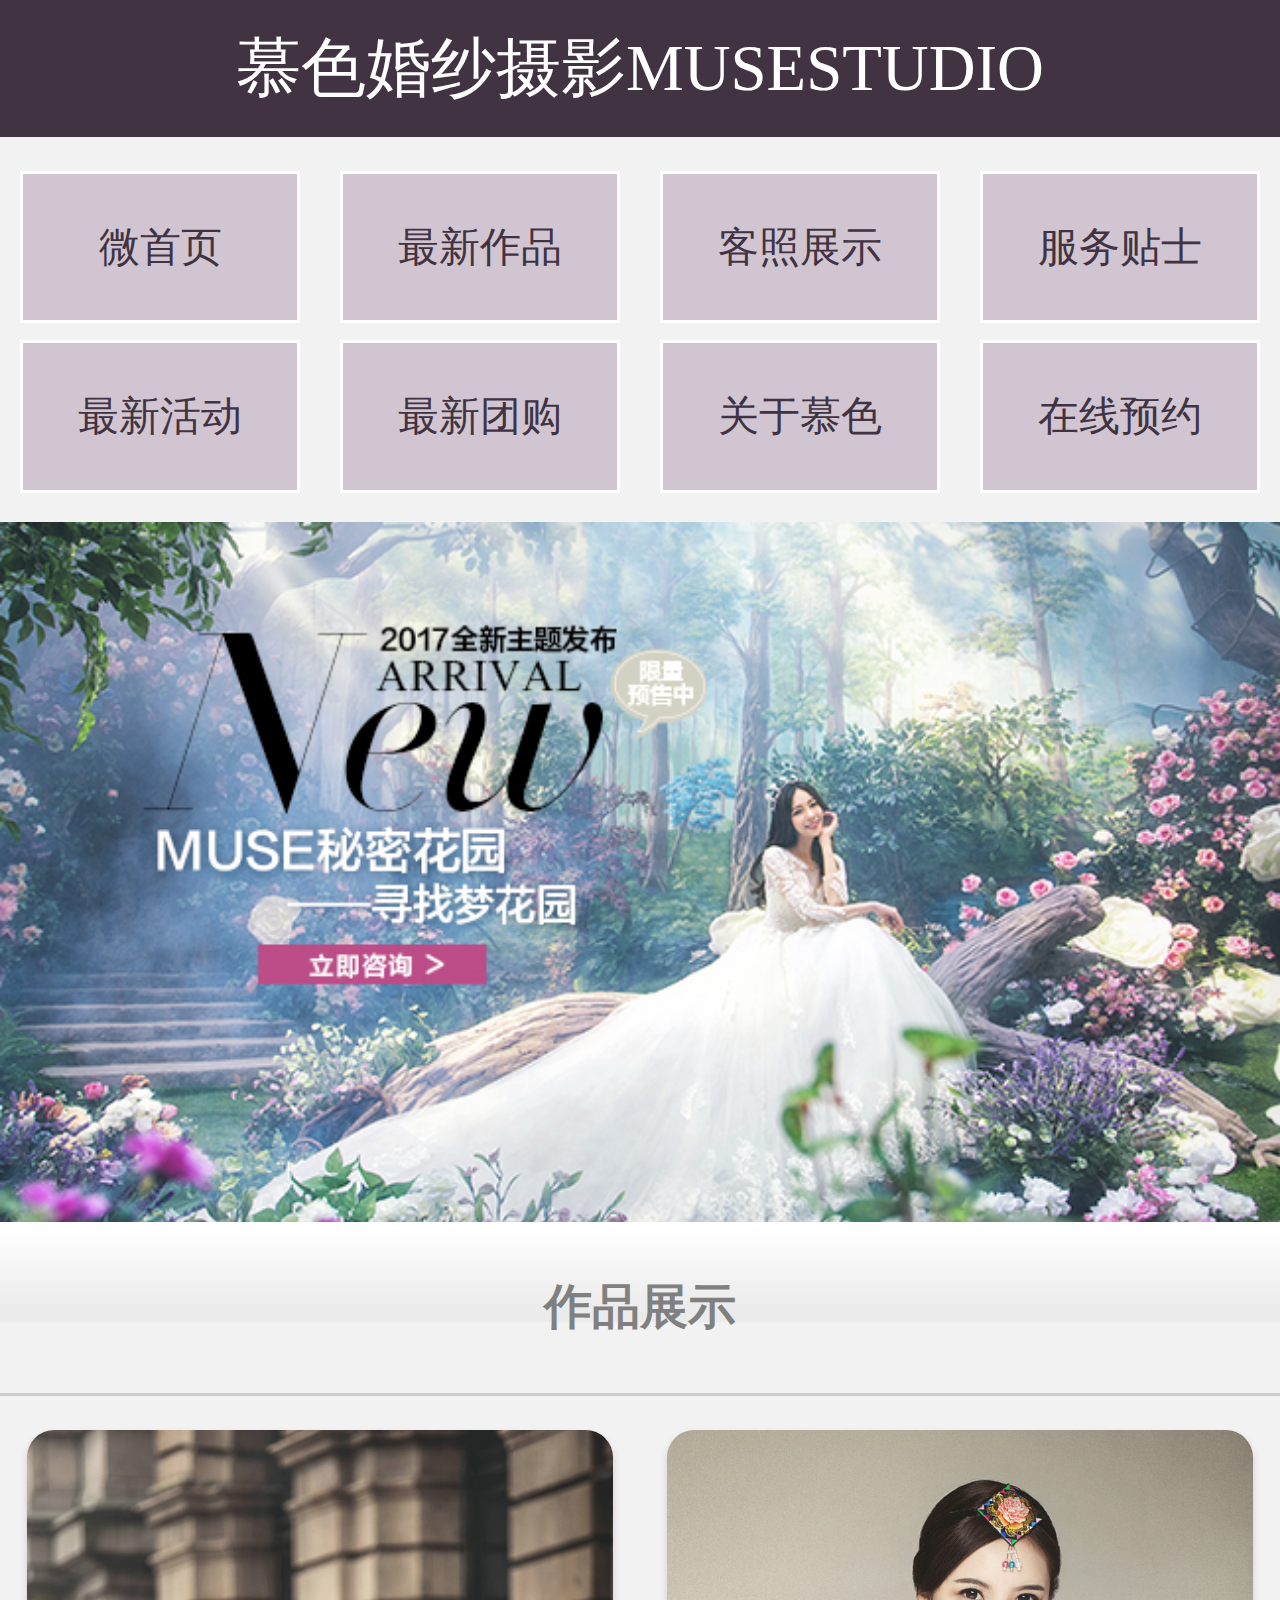
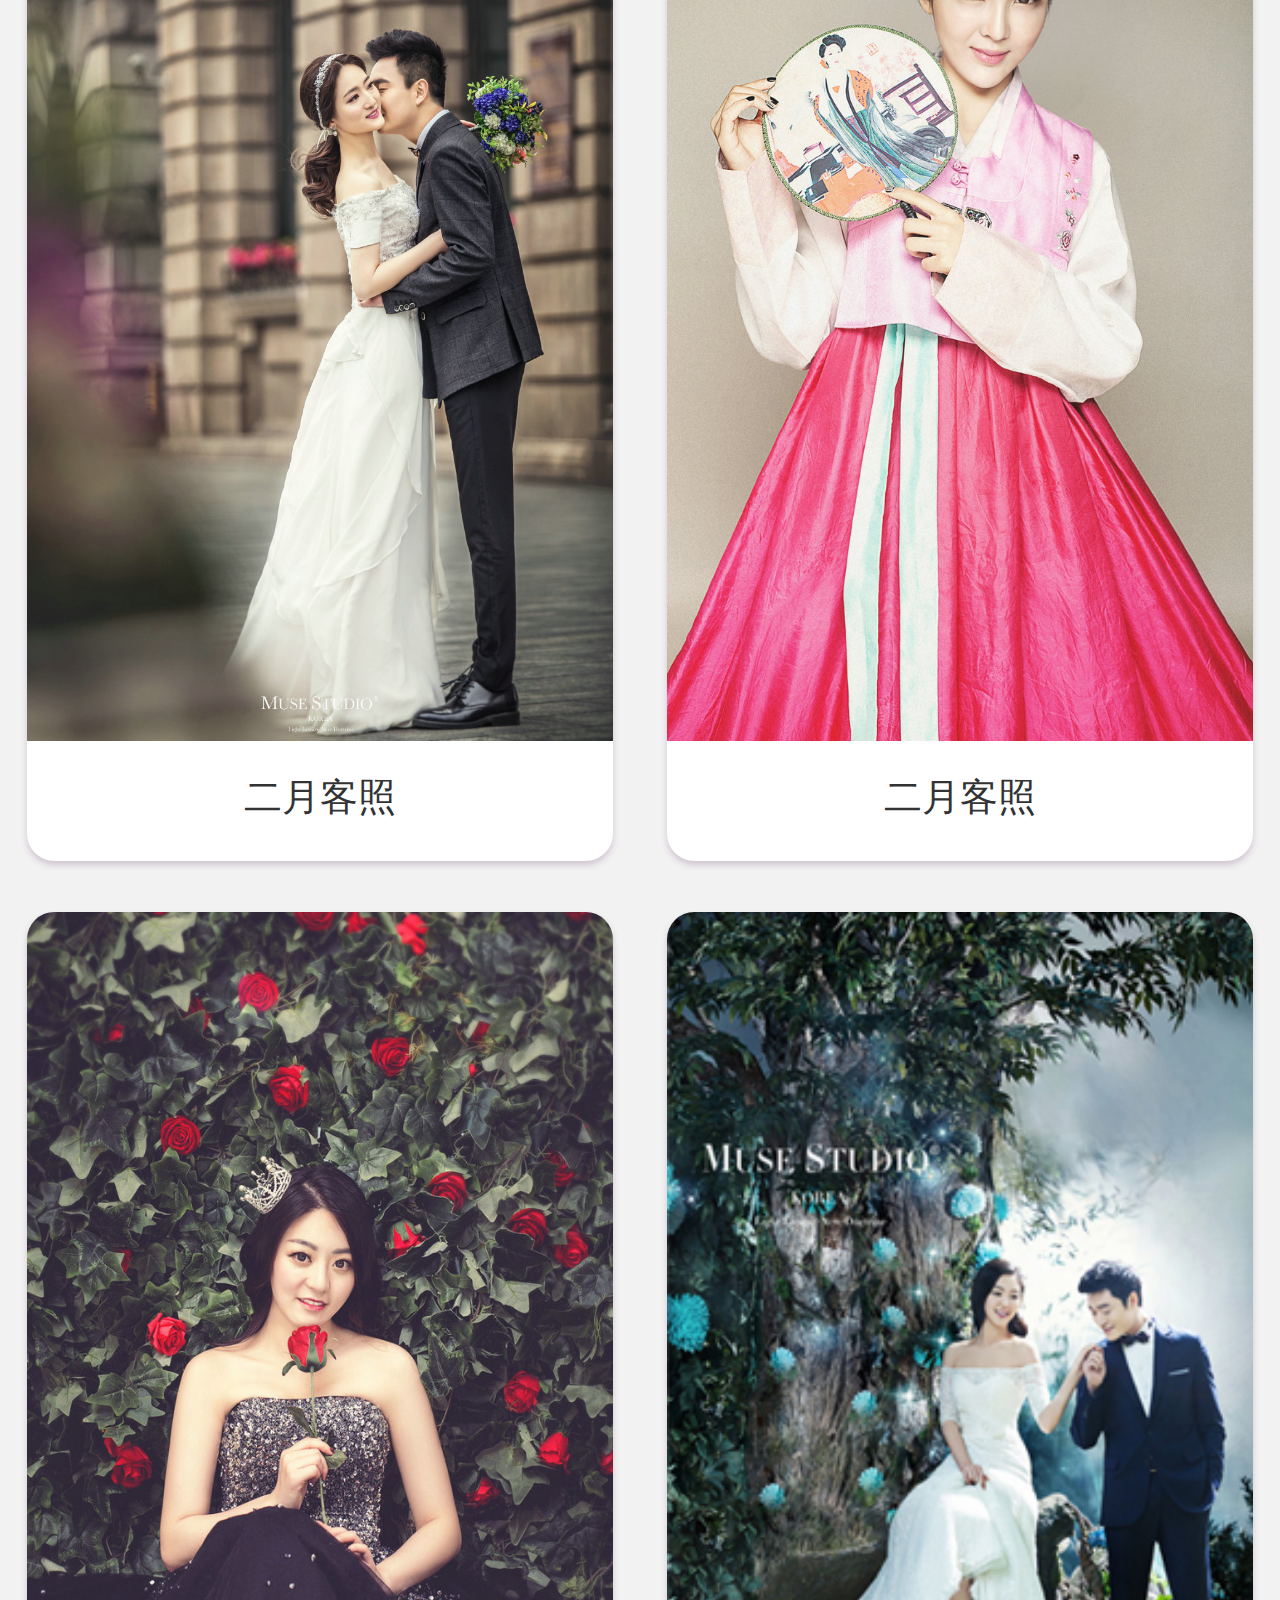
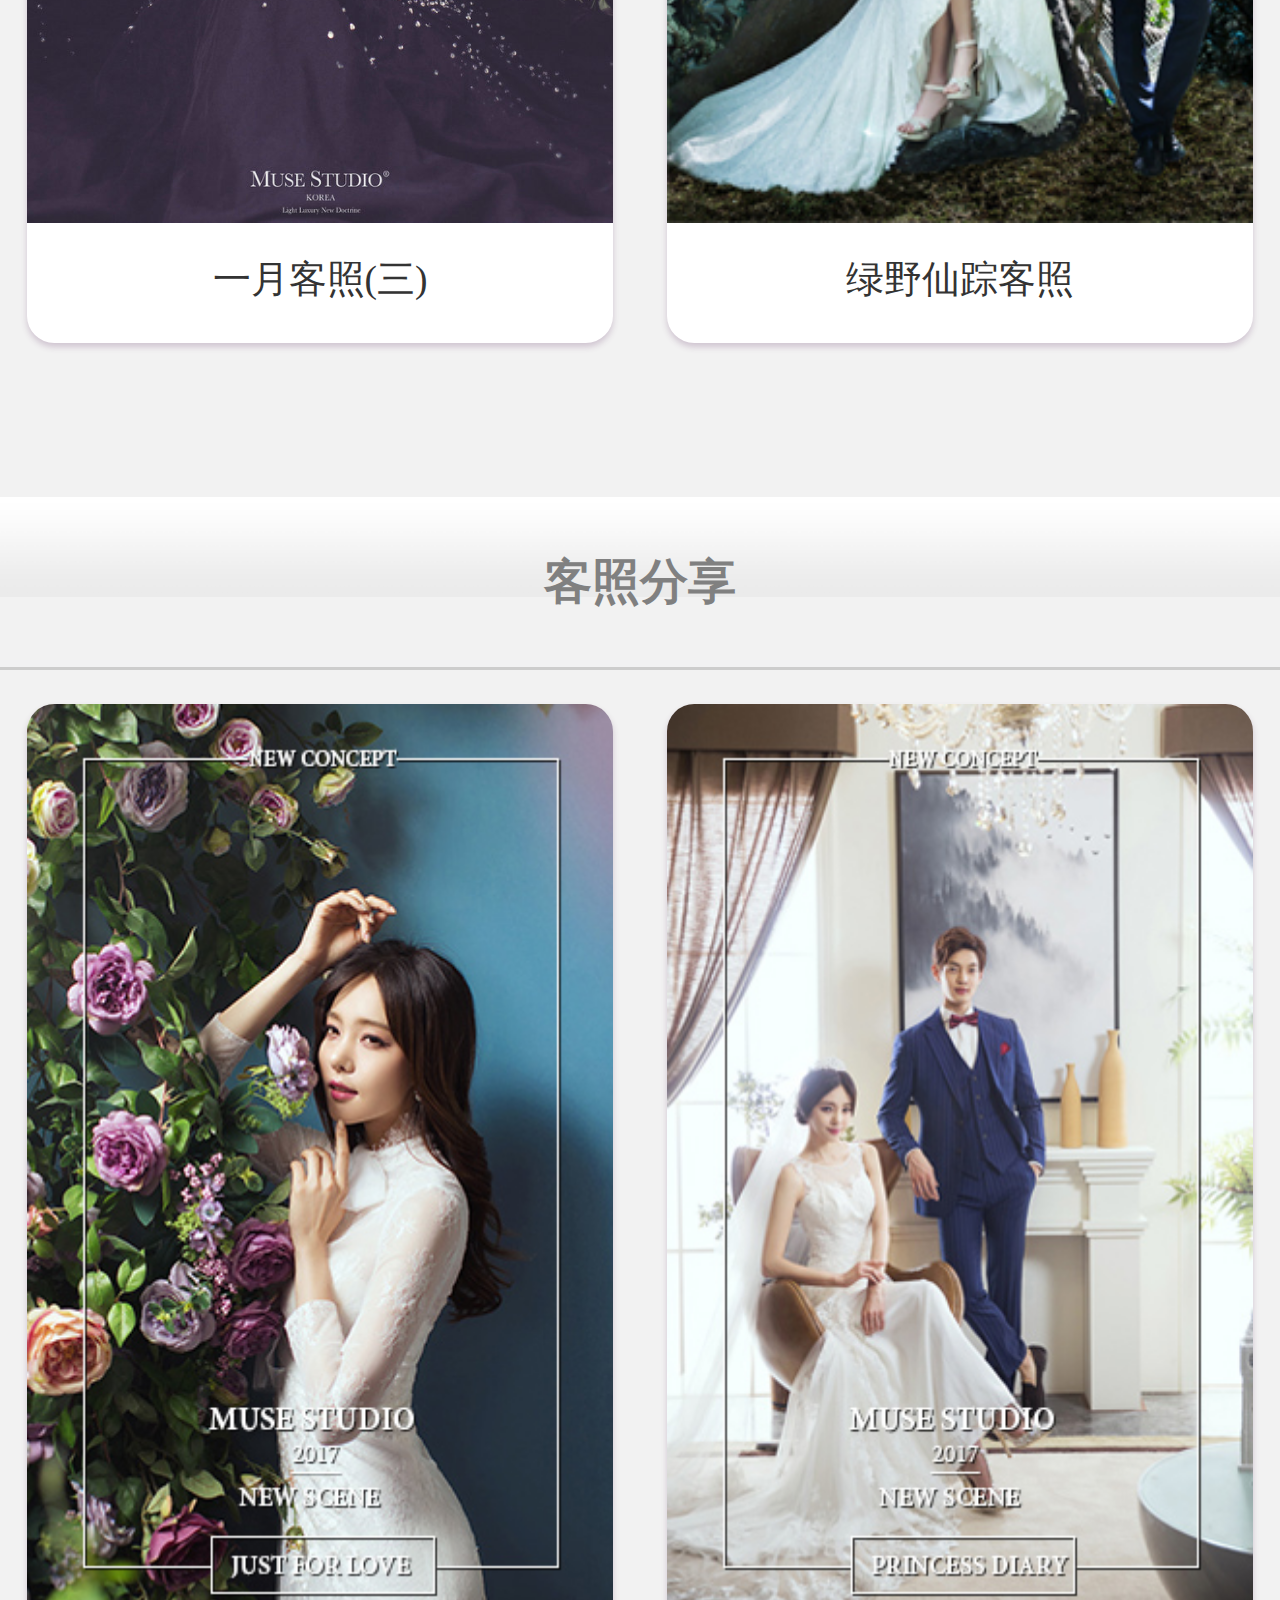
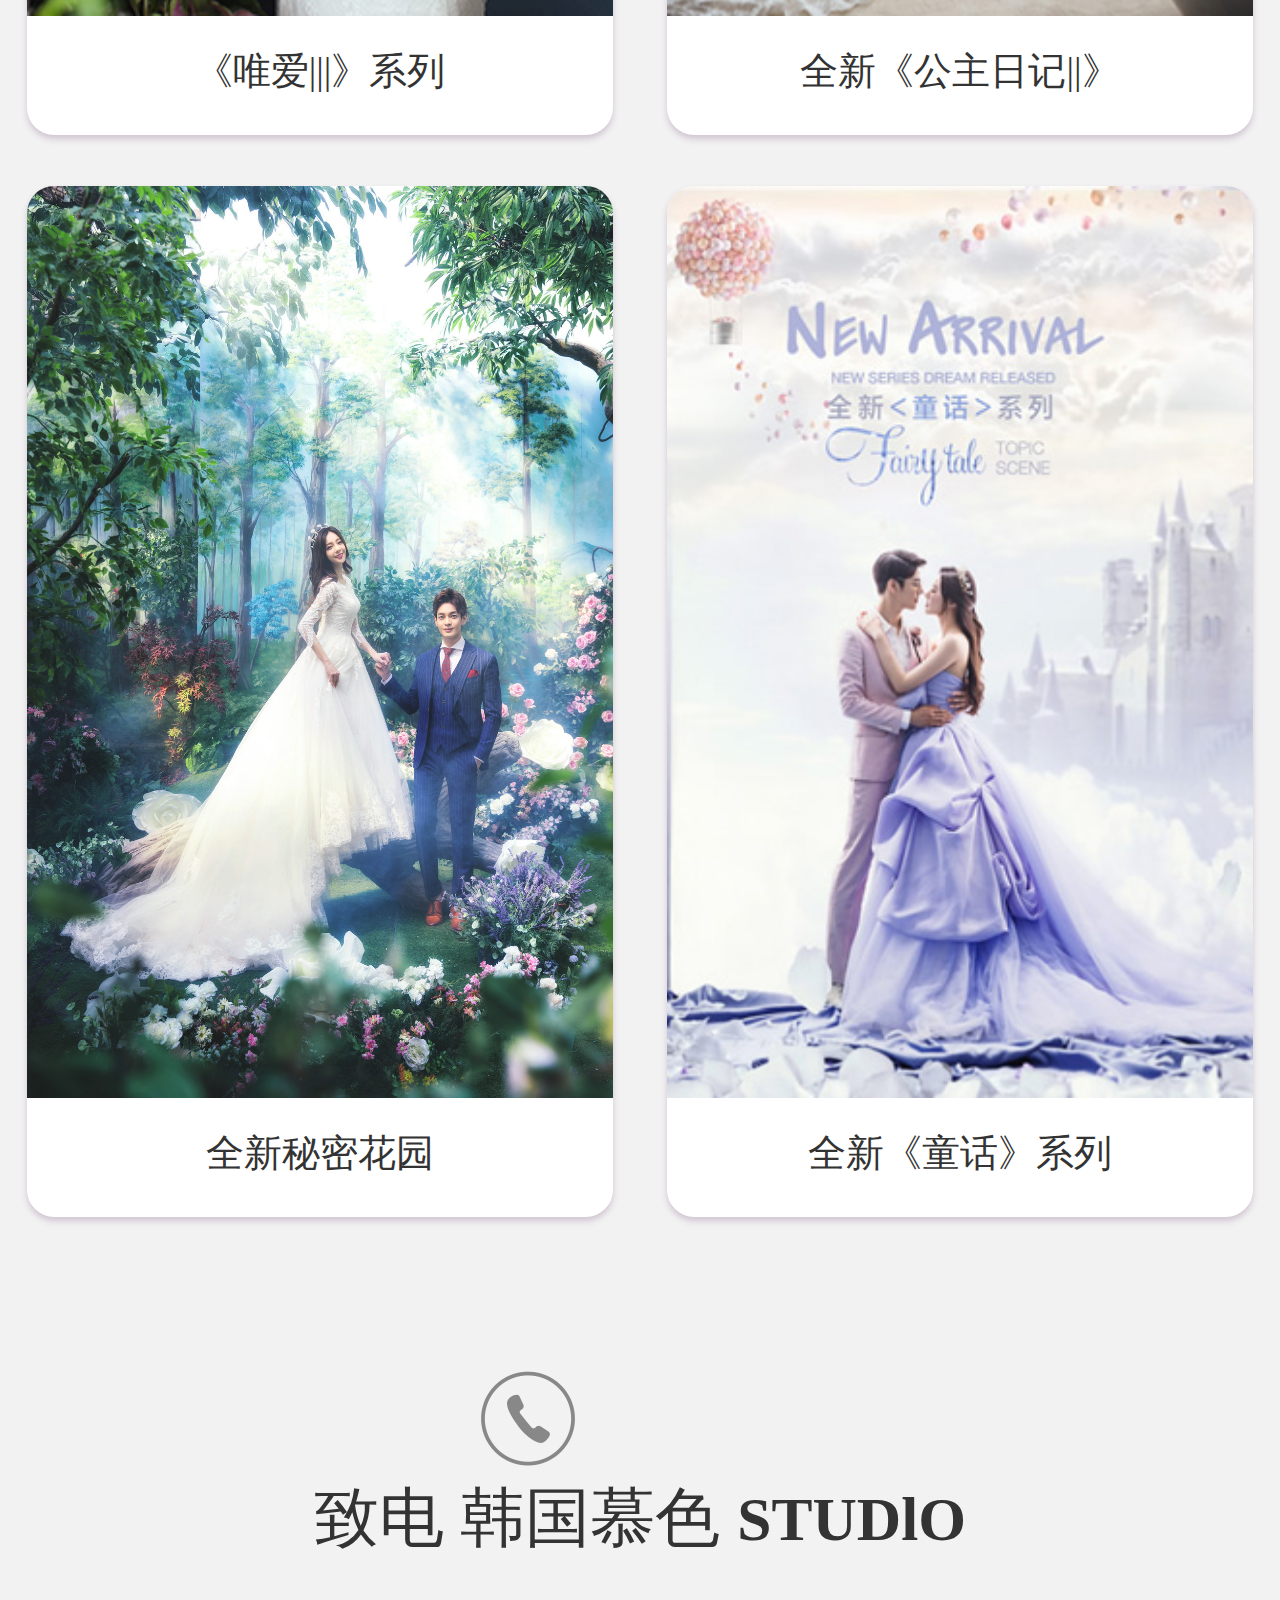
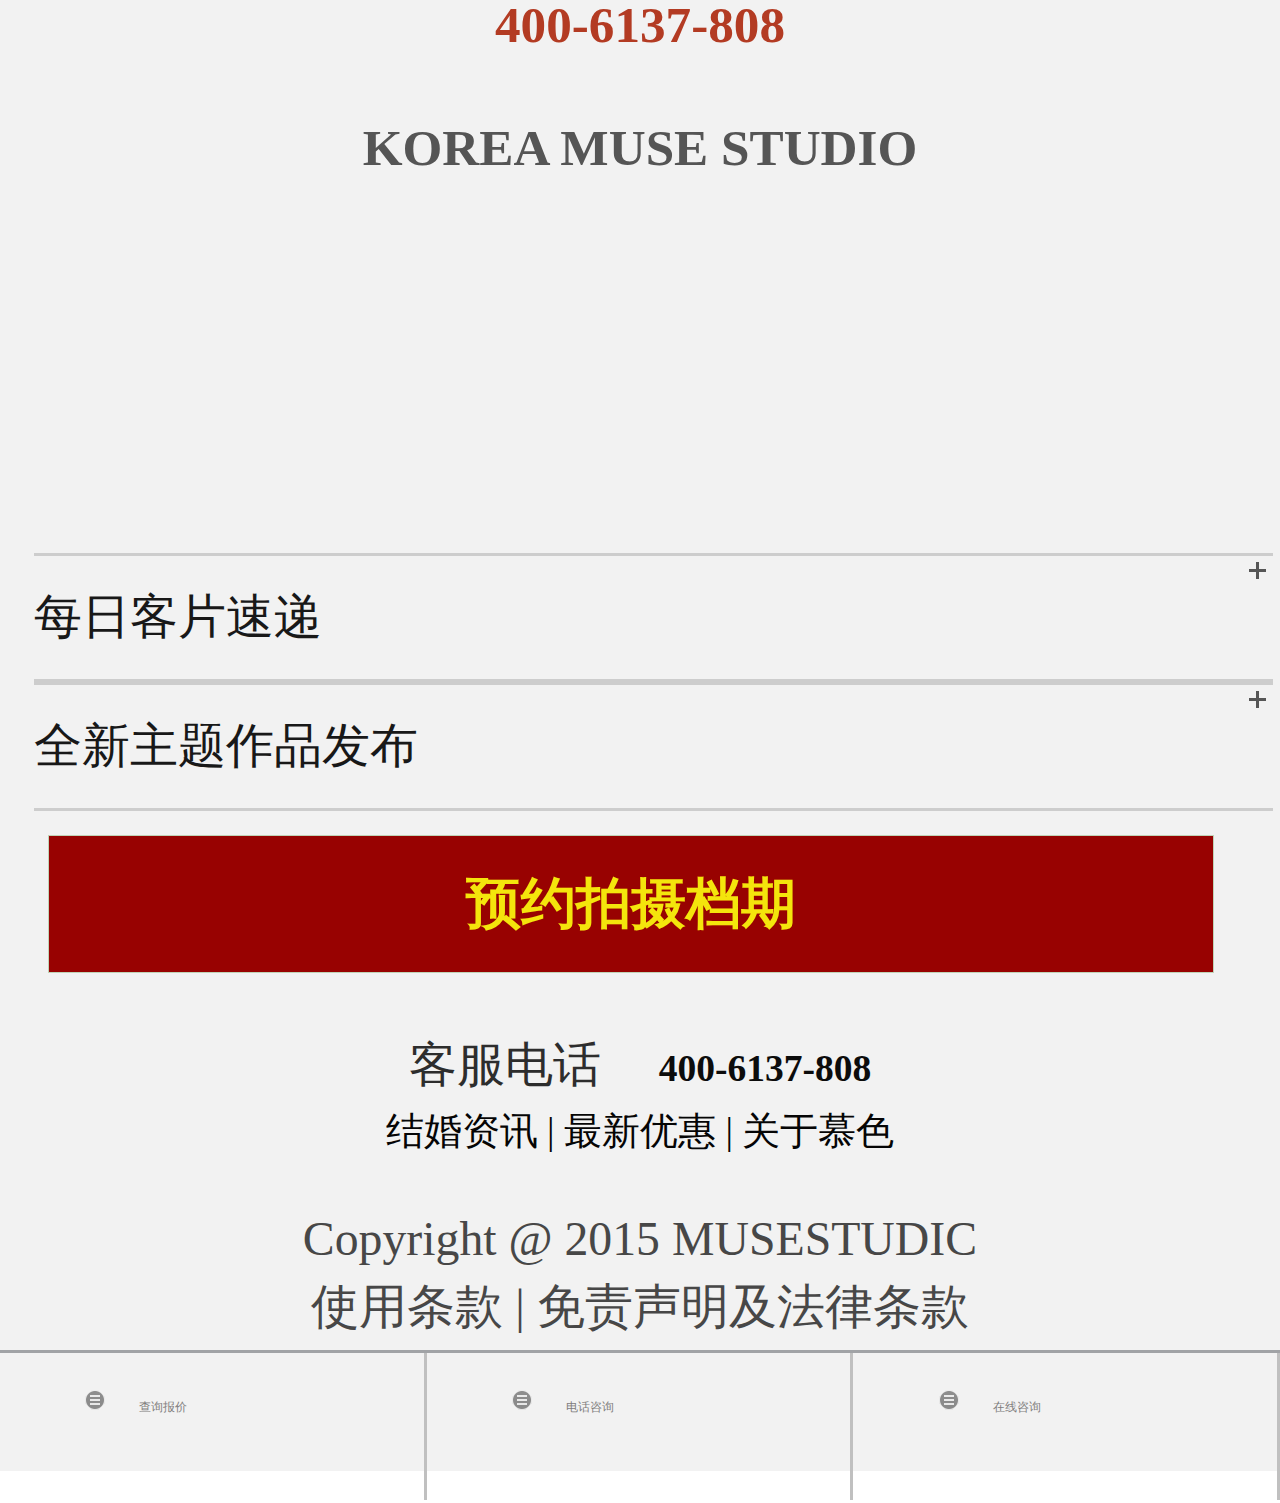
<file: index.html>
<!DOCTYPE html>
<html lang="en">
<head>
    <meta charset="UTF-8">
    <meta name="viewport" content="width=device-width, initial-scale=1.0, maximum-scale=1.0, user-scalable=0/no">
    <meta content="telephone=no,email=no" name="format-detection"/>
    <meta name="apple-mobile-web-app-capable" content="yes">
    <meta name="apple-mobile-web-app-status-bar-style" content="black">
    <title>首页</title>
    <link href="css/base.css" rel="stylesheet" />
    <link href="css/common.css" rel="stylesheet" />
    <link href="css/index.css" rel="stylesheet" />
    <script>
        (function(){
            function initFontSize(){
                document.documentElement.style.fontSize=20*document.documentElement.clientWidth/375+'px';
            }
            initFontSize();
            window.addEventListener('resize',initFontSize,false);
        })();
		
		document.addEventListener('DOMContentLoaded',function(ev){
            var oUl=document.querySelector('#box ul');
            var aLi=oUl.children;
            var x=-aLi[0].offsetWidth;
            var iNow=1;

            oUl.addEventListener('touchstart',function(ev){

                var downX=ev.targetTouches[0].pageX;
                var disX=downX-x;
                oUl.style.WebkitTransition='none';

                function fnMove(ev){
                    x=ev.targetTouches[0].pageX-disX;

                    oUl.style.WebkitTransform='translateX('+x+'px)';
                }

                function fnEnd(ev){
                    document.removeEventListener('touchmove',fnMove,false);
                    document.removeEventListener('touchend',fnEnd,false);
                    var upX=ev.changedTouches[0].pageX;

                    if(Math.abs(upX-downX)>80){
                        //到下一张
                        if(downX>upX){
                            iNow++;
                        }else{
                            iNow--;
                        }
                    }
                    document.title=iNow;
                    x=-iNow*aLi[0].offsetWidth;
                    oUl.style.WebkitTransition='.5s all ease';
                    oUl.style.WebkitTransform='translate('+x+'px)';

                    if(iNow==aLi.length-1){
                        iNow=1;
                        oUl.style.WebkitTransition='none';
                    }
                    if(iNow==0){
                        iNow=aLi.length-2;
                    }

                    x=-iNow*aLi[0].offsetWidth;
                    oUl.style.WebkitTransform='translate3d('+x+'px,0,0)';
                }

                function end(){
                    oUl.removeEventListener('transitionend',end,false);
                    oUl.style.WebkitTransition='none';
                    if(iNow==aLi.length-1){
                        iNow=1;

                    }
                    if(iNow==0){
                        iNow=aLi.length-2;
                    }
                    x=-iNow*aLi[0].offsetWidth;
                    oUl.style.WebkitTransform='translate3d('+x+'px,0,0)';
                }

                oUl.addEventListener('transitionend',end,false);
                document.addEventListener('touchmove',fnMove,false);
                document.addEventListener('touchend',fnEnd,false);
            },false);
            ev.preventDefault();

        },false);
    </script>
    <script src="js/index.js"></script>
</head>
<body>
    <div class="box">
        <header id="h">慕色婚纱摄影MUSESTUDIO</header>
        <p class="p" id="p"></p>
        <div class="h2">
            <ul>
                <li><a href="index.html">微首页</a></li>
                <li><a href="html/xinzuo.html">最新作品</a></li>
                <li><a href="html/According to the guest.html">客照展示</a></li>
                <li><a href="html/Service Tips.html">服务贴士</a></li>
            </ul>
            <ul>
                <li><a href="html/xinhuo.html">最新活动</a></li>
                <li><a href="html/xintuan.html">最新团购</a></li>
                <li><a href="html/About.html">关于慕色</a></li>
                <li><a href="html/New theme.html">在线预约</a></li>
            </ul>
        </div>
        <!-- 头 -->
        <div id="box">
        	<ul>
            	<li><img src="images/xt1.jpg" alt="" class="c1"/></li>
            	<li><img src="images/s1.jpg" alt="" class="c1"/></li>
                <li><img src="images/10.jpg" alt="" class="c1"/></li>
                <li><img src="images/xh3.jpg" alt="" class="c1"/></li>
                <li><img src="images/6.jpg" alt="" class="c1"/></li>
                <li><img src="images/4.jpg" alt="" class="c1"/></li>
                <li><img src="images/xt1.jpg" alt="" class="c1"/></li>
                <li><img src="images/s1.jpg" alt="" class="c1"/></li>
            </ul>
        </div>  
        <section class="sec1">
            <h2>作品展示</h2>
            <ul>
                <li>
                    <img src="images/s7.jpg" alt="" />
                    <p>二月客照</p>
                </li>
                <li>
                    <img src="images/s8.jpg" alt="" />
                    <p>二月客照</p>
                </li>
            </ul>
            <ul>
                <li>
                    <img src="images/s9.jpg" alt="" />
                    <p>一月客照(三)</p>
                </li>
                <li>
                    <img src="images/s10.jpg" alt="" />
                    <p>绿野仙踪客照</p>
                </li>
            </ul>
        </section>
        <section class="sec1">
            <h2>客照分享</h2>
            <ul>
                <li>
                    <img src="images/s3.jpg" alt="" />
                    <p>《唯爱|||》系列</p>
                </li>
                <li>
                    <img src="images/s4.jpg" alt="" />
                    <p>全新《公主日记||》</p>
                </li>
            </ul>
            <ul>
                <li>
                    <img src="images/s5.jpg" alt="" />
                    <p>全新秘密花园</p>
                </li>
                <li>
                    <img src="images/s6.jpg" alt="" />
                    <p>全新《童话》系列</p>
                </li>
            </ul>
        </section>
        
        <footer>
            <div class="fot1">
                <img src="images/s11.png" alt="" class="fot2"/>
                <i>致电 韩国慕色</i>
                <span>STUDlO</span>
                <h4>400-6137-808</h4>
                <p>KOREA MUSE STUDIO</p>
            </div>
            <div class="fot3 clearfix">
                <p class="fl">每日客片速递</p>
                <img src="images/s12.png" alt="" class="fr"/>
            </div>
            <div class="fot3 clearfix">
                <p class="fl">全新主题作品发布</p>
                <img src="images/s12.png" alt="" class="fr fo1"/>
            </div>
            <div class="fot4">
                <a href="javascript:;">预约拍摄档期</a>
                <span>客服电话</span>
                <i>400-6137-808</i>
                <p>结婚资讯 | 最新优惠 | 关于慕色</p>
                <b>Copyright @ 2015 MUSESTUDIC<br />使用条款 | 免责声明及法律条款</b>
            </div>
            <ul class="fot5">
                <li class="clearfix">
                    <img src="images/s13.png" class="fl"/>
                    <p class="fl">查询报价</p>
                </li>
                <li class="clearfix">
                    <img src="images/s13.png" class="fl"/>
                    <p class="fl">电话咨询</p>
                </li>
                <li class="clearfix">
                    <img src="images/s13.png" class="fl"/>
                    <p class="fl">在线咨询</p>
                </li>
            </ul>
        </footer>
    </div>
</body>
</html>
</file>
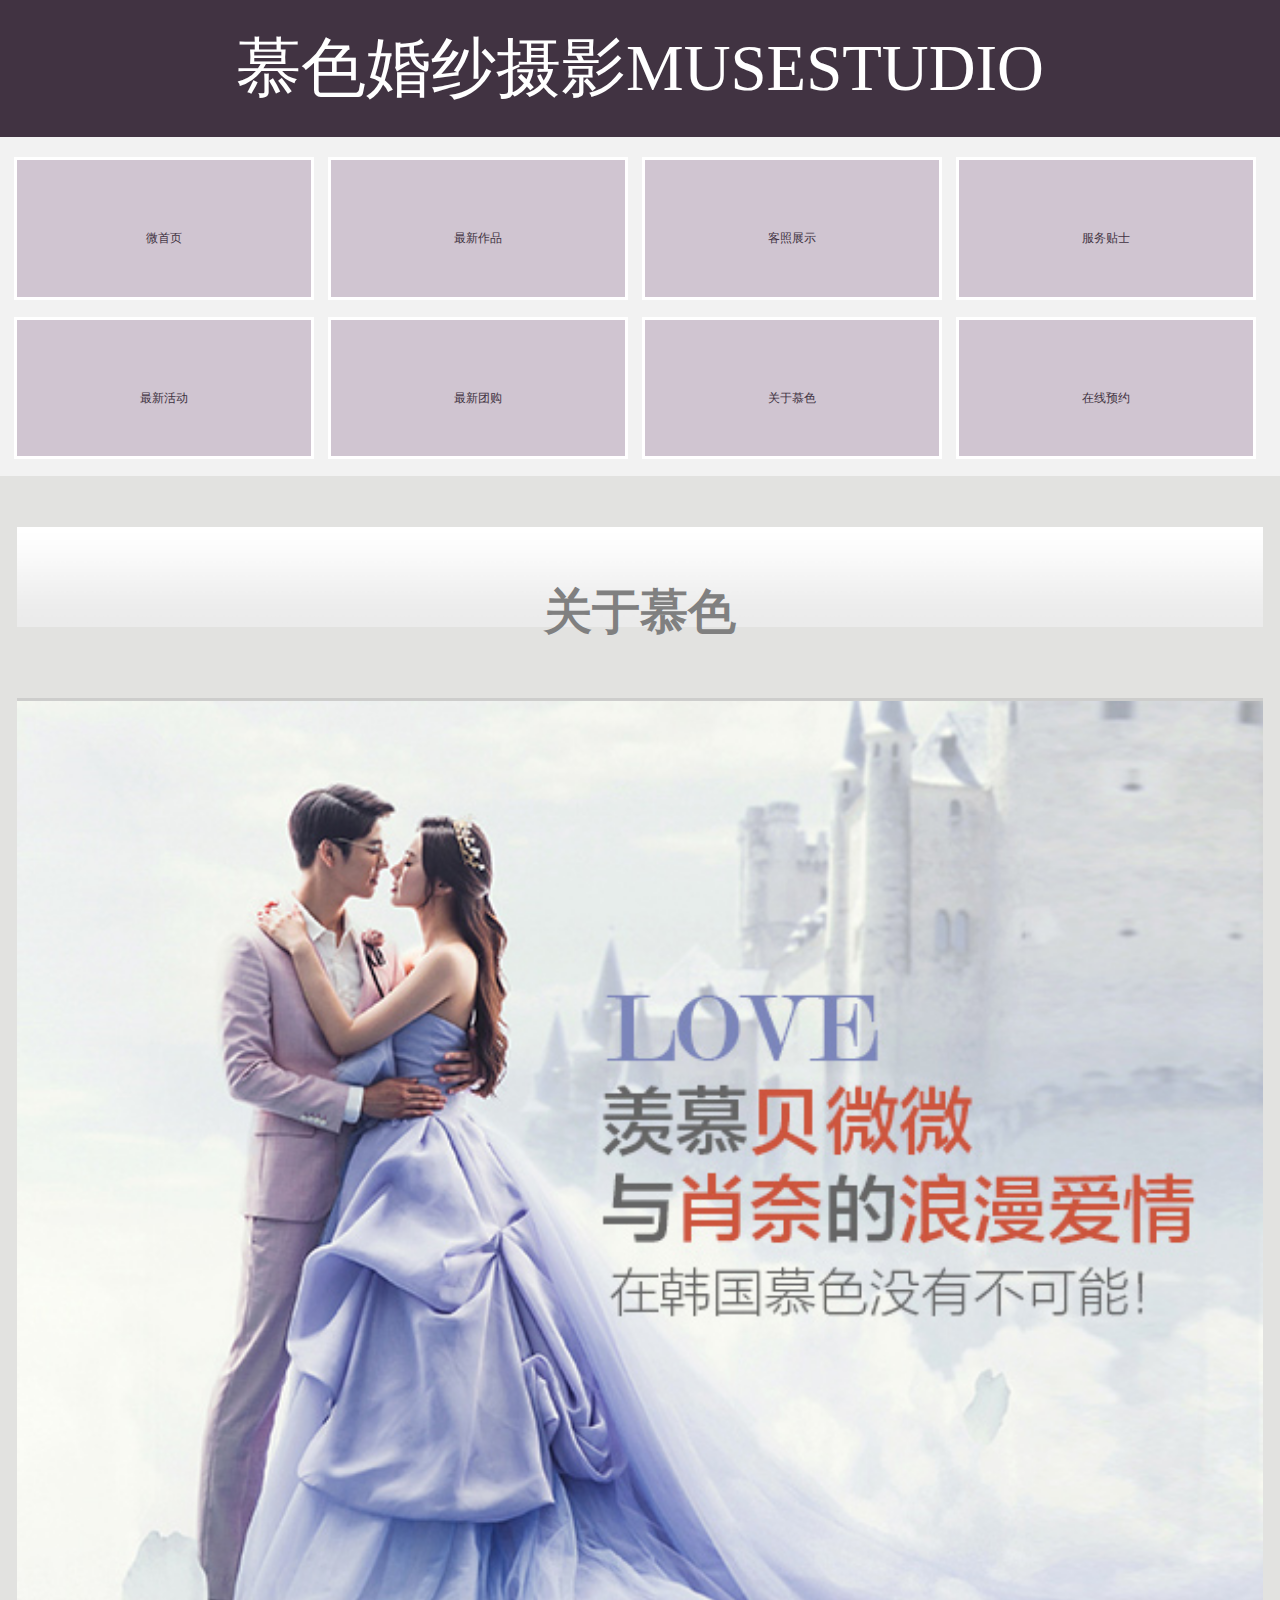
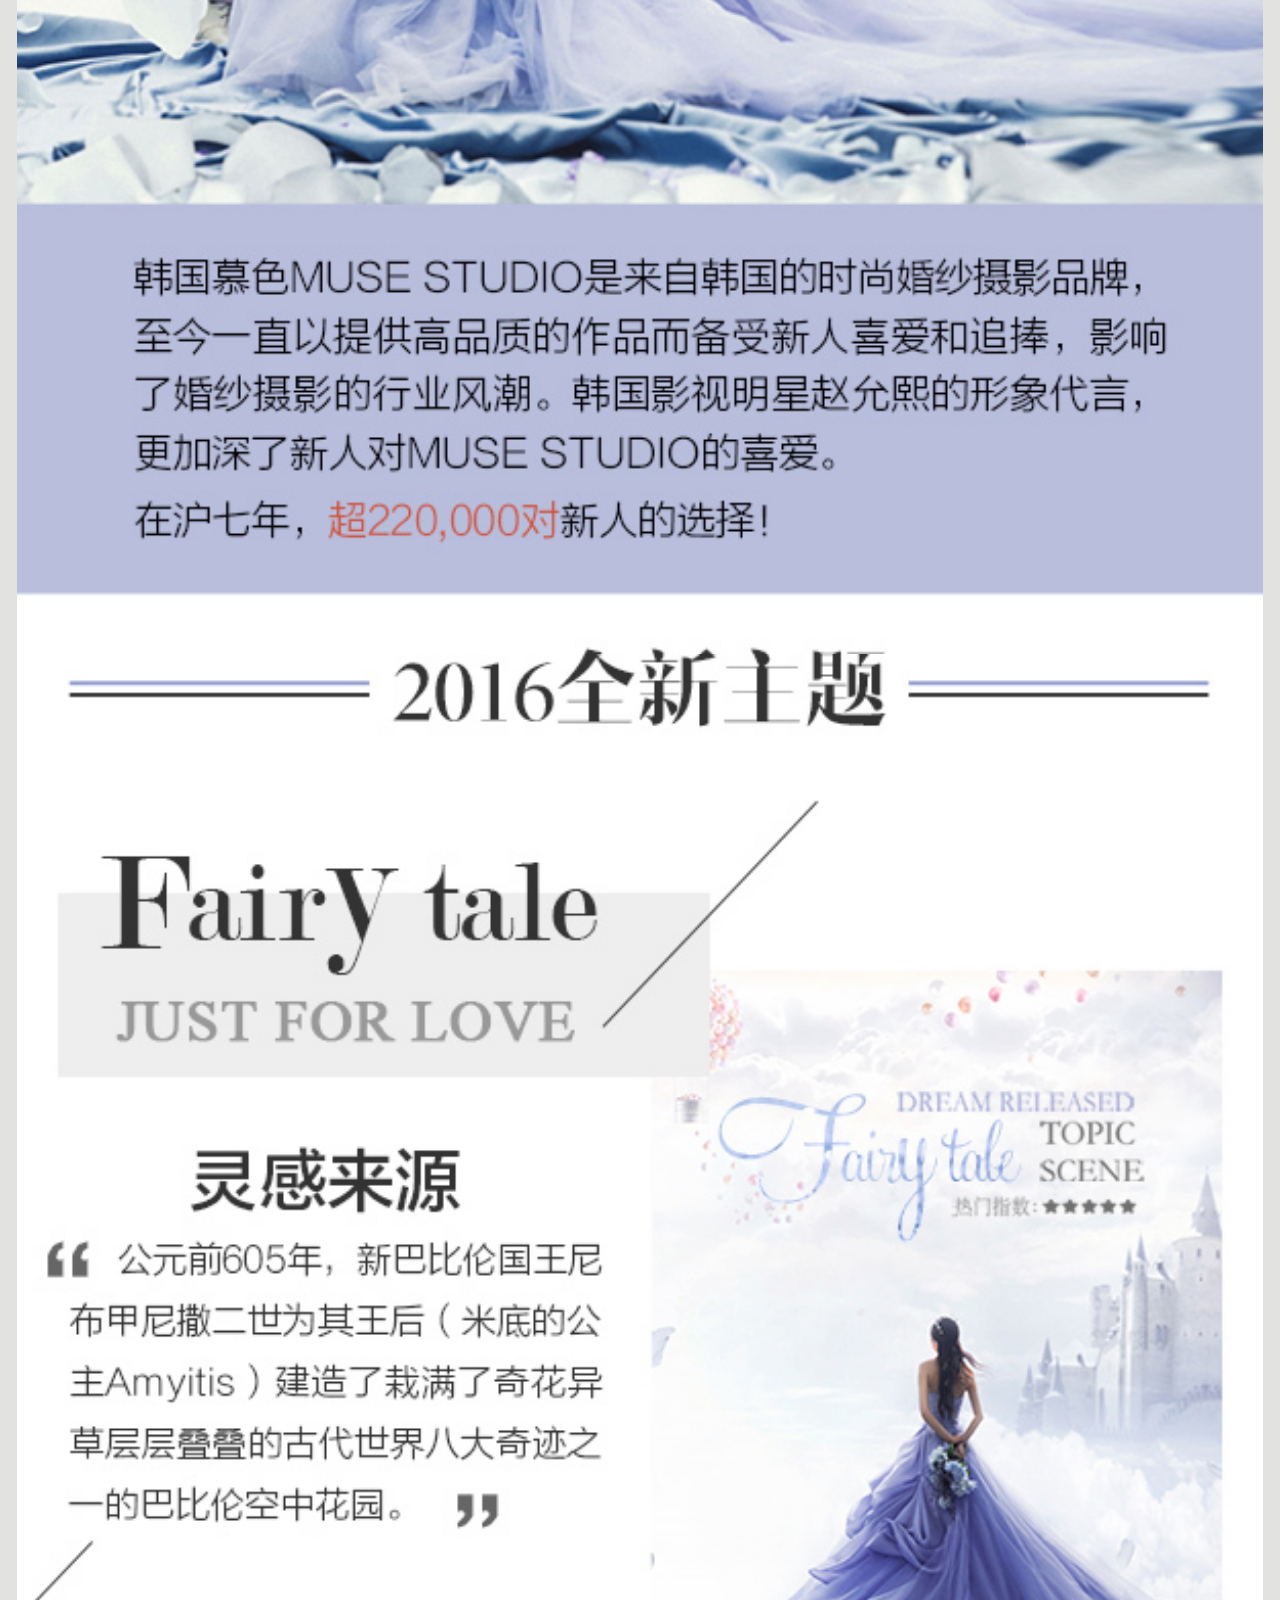
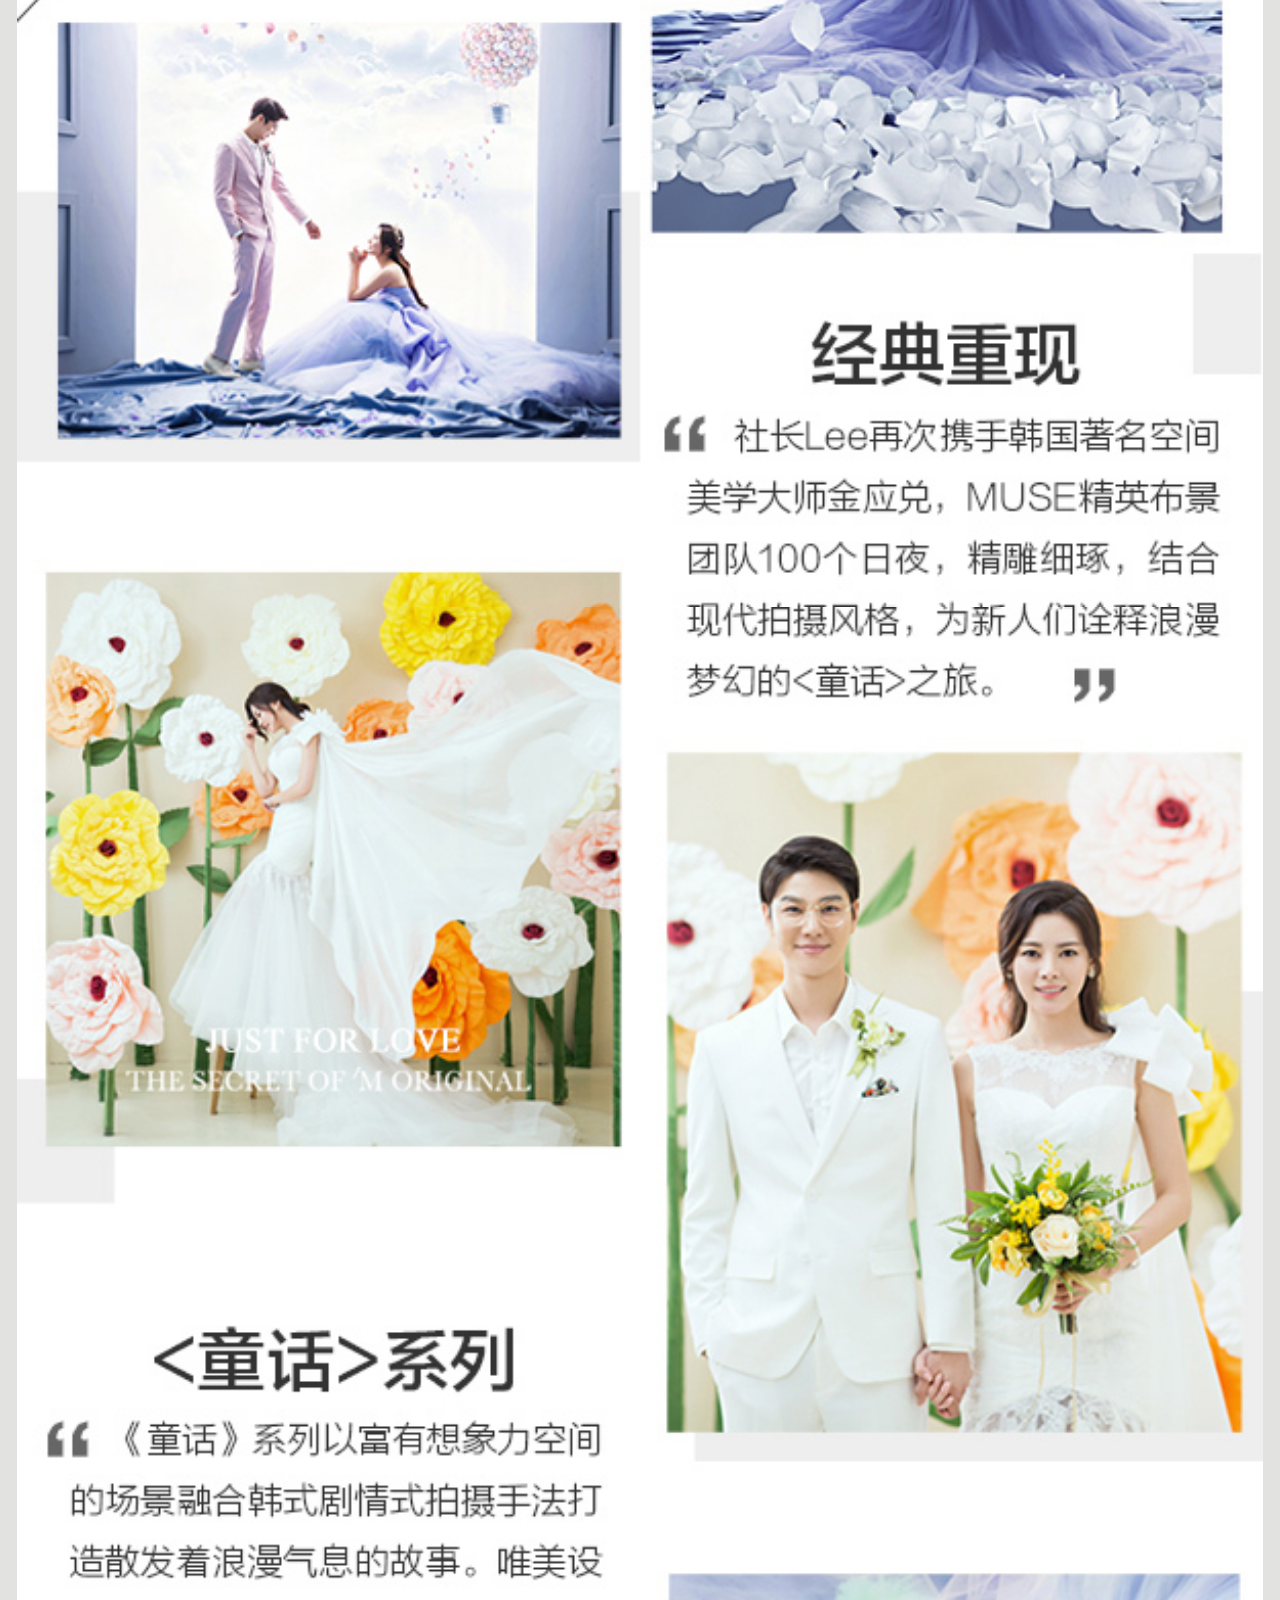
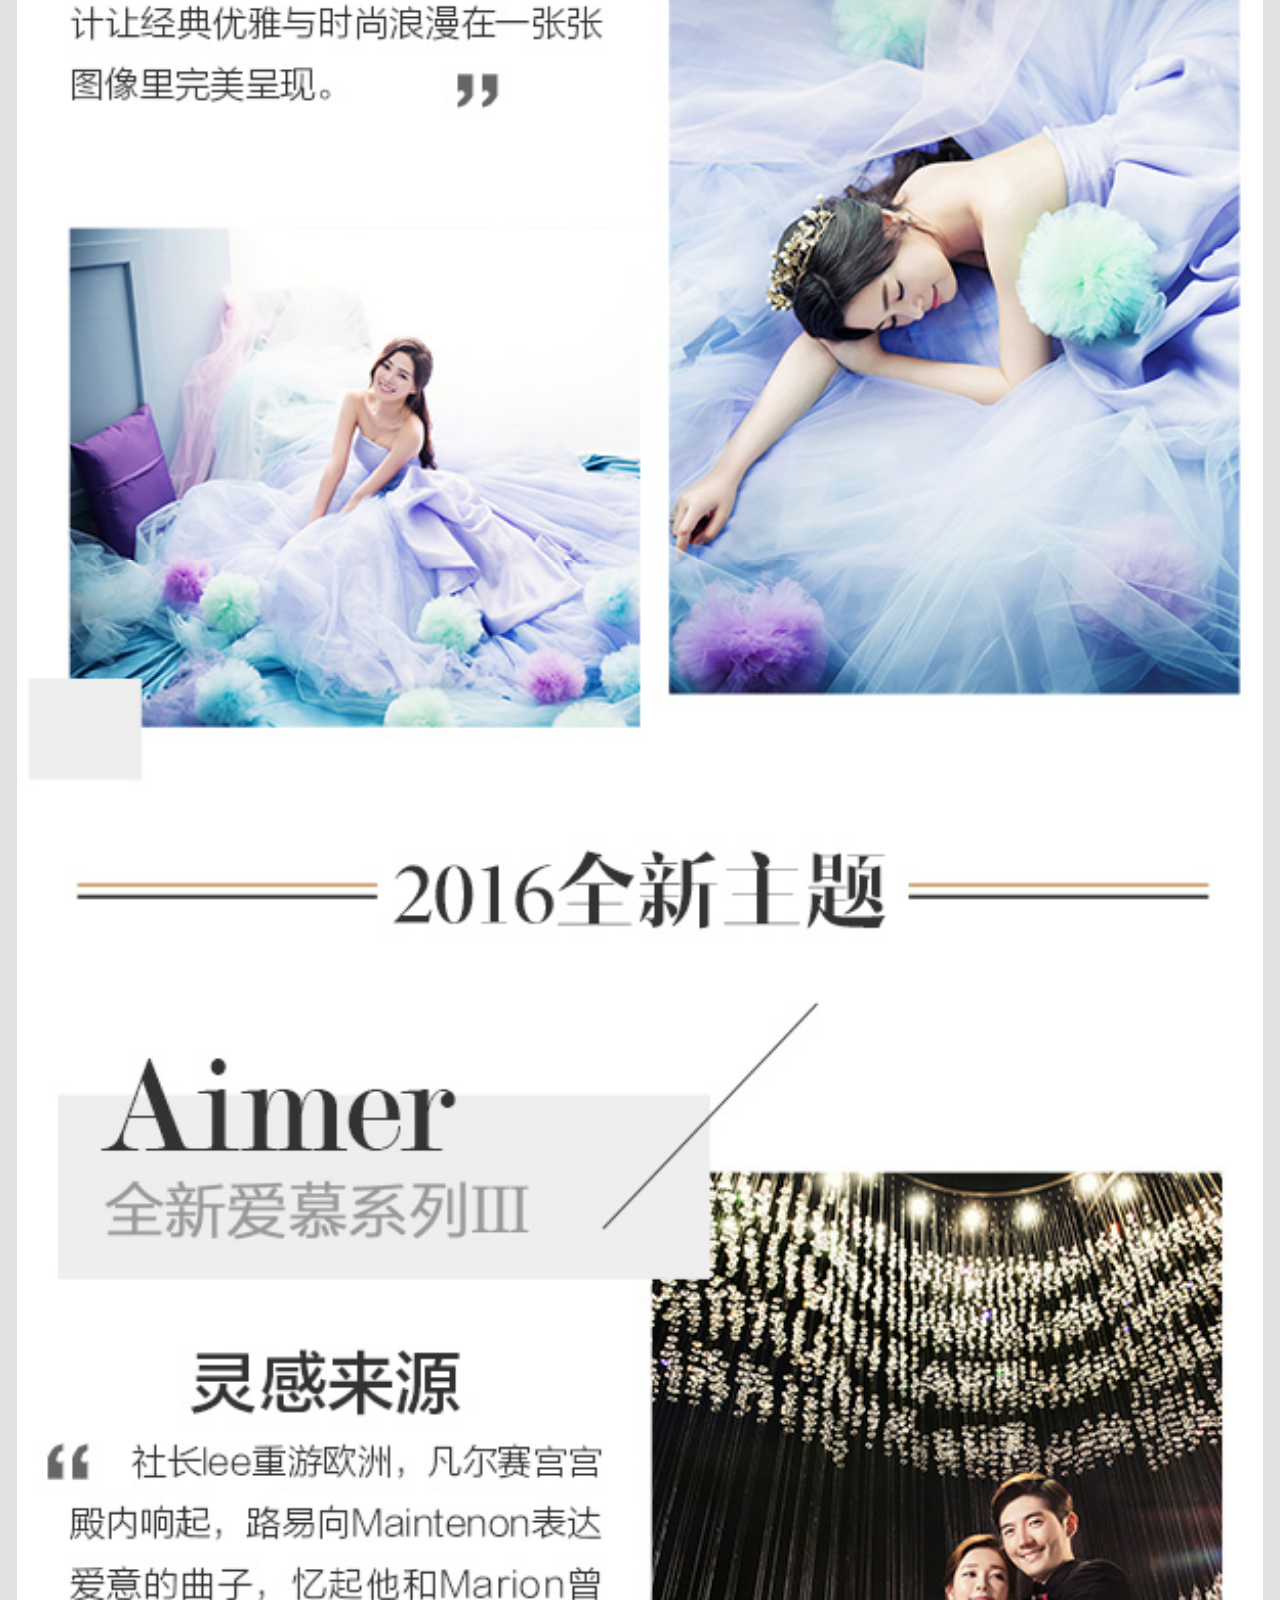
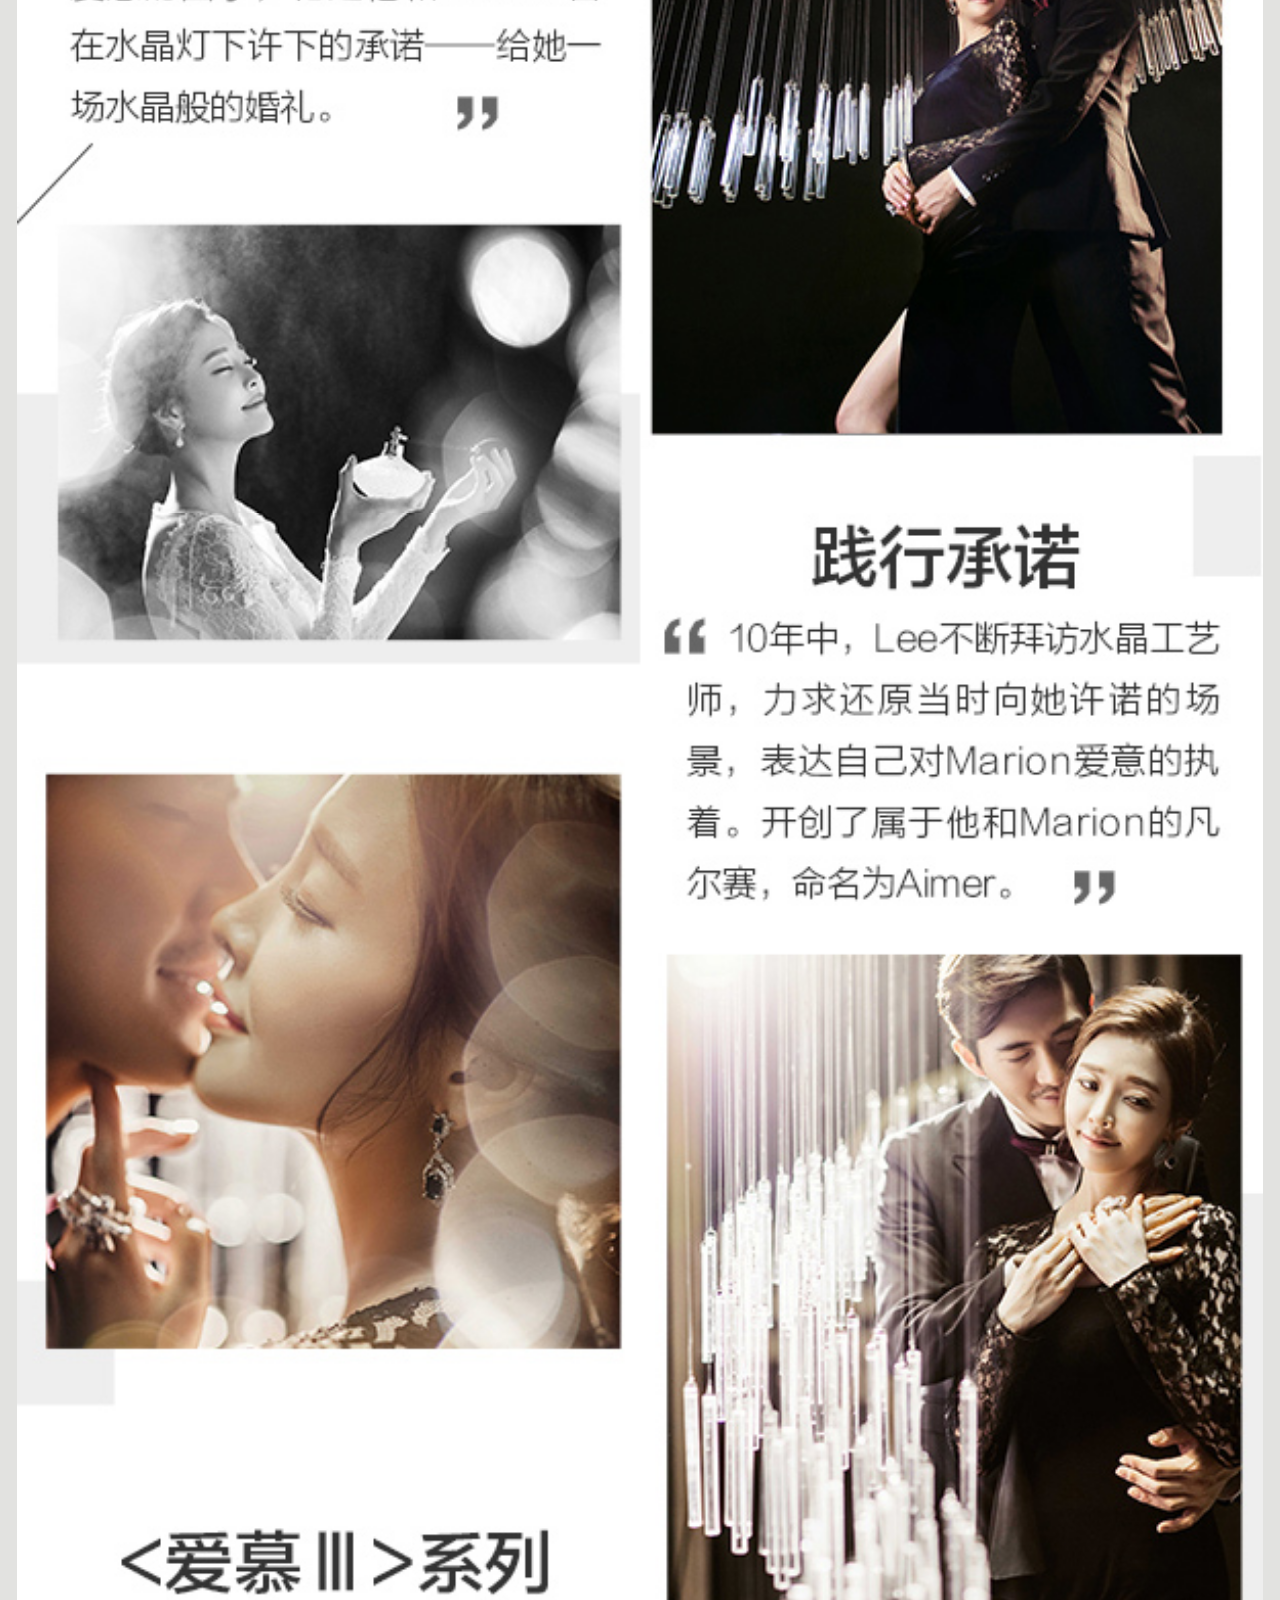
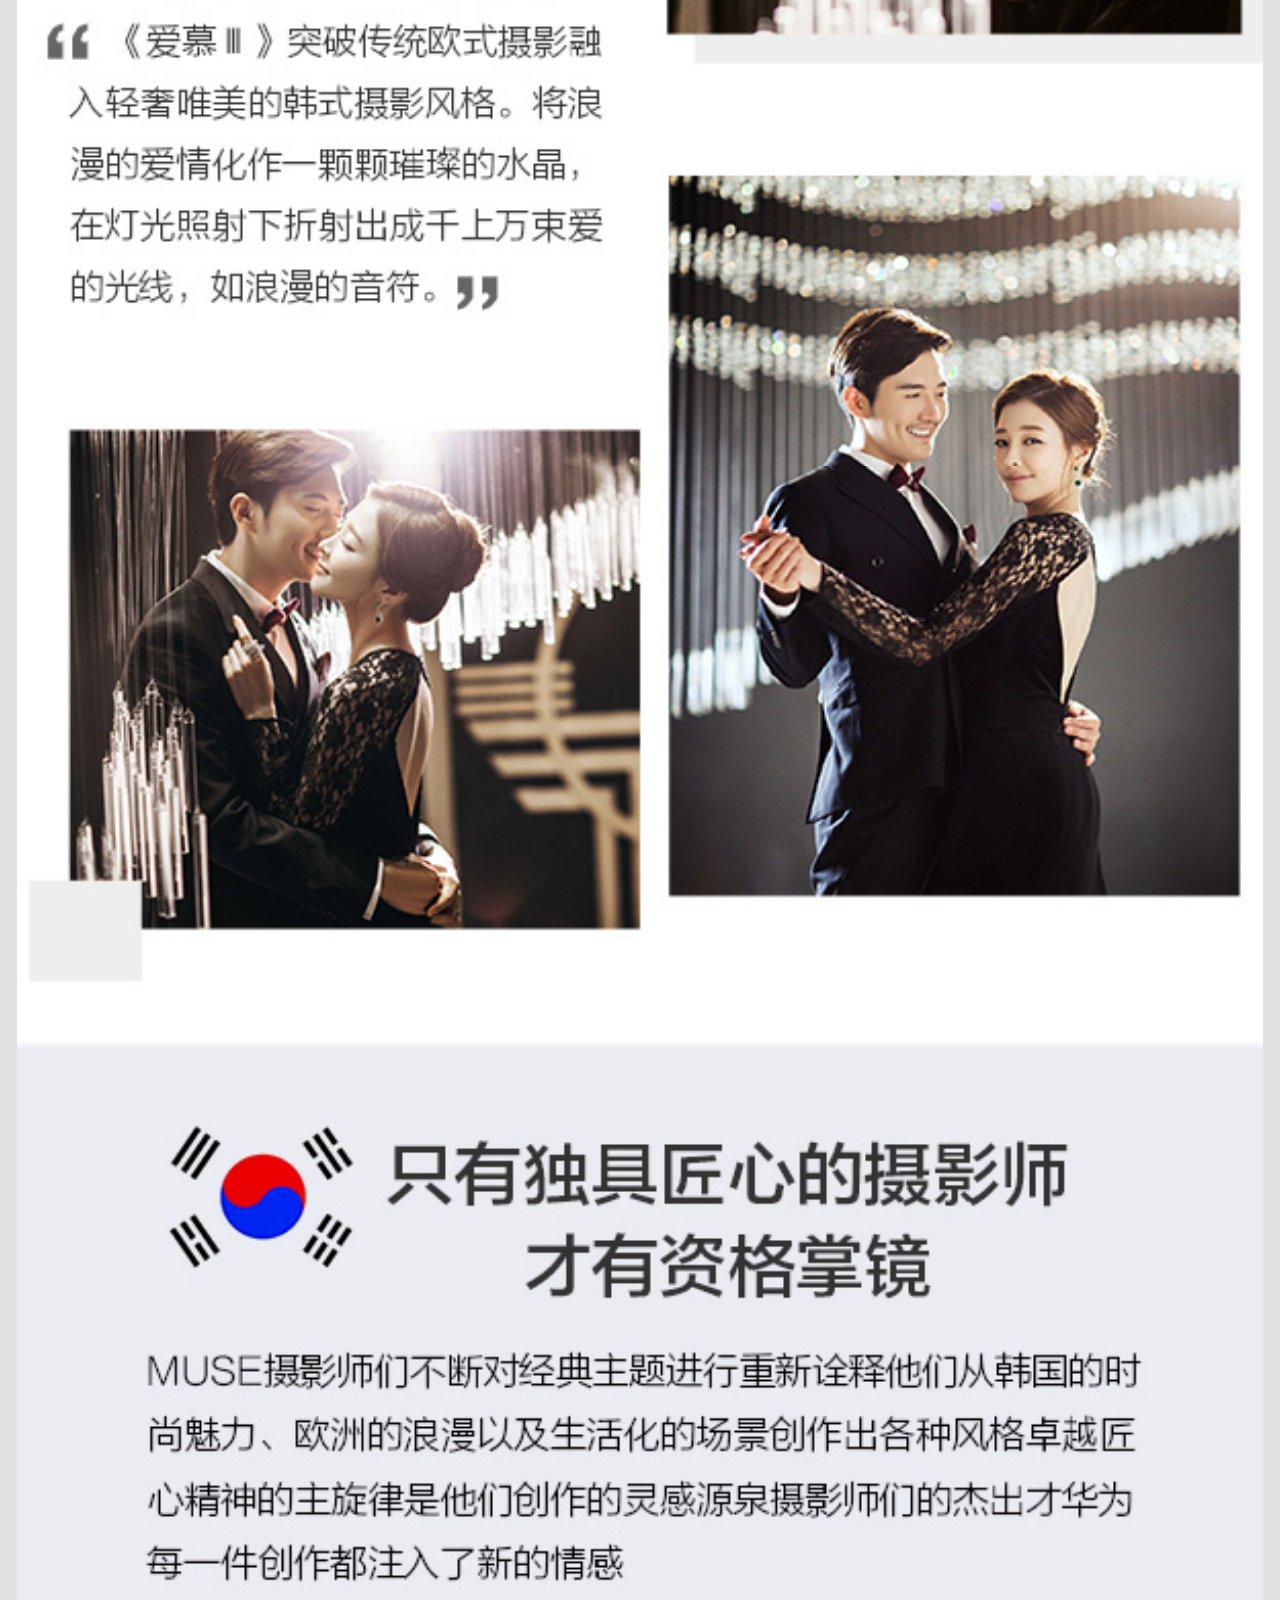
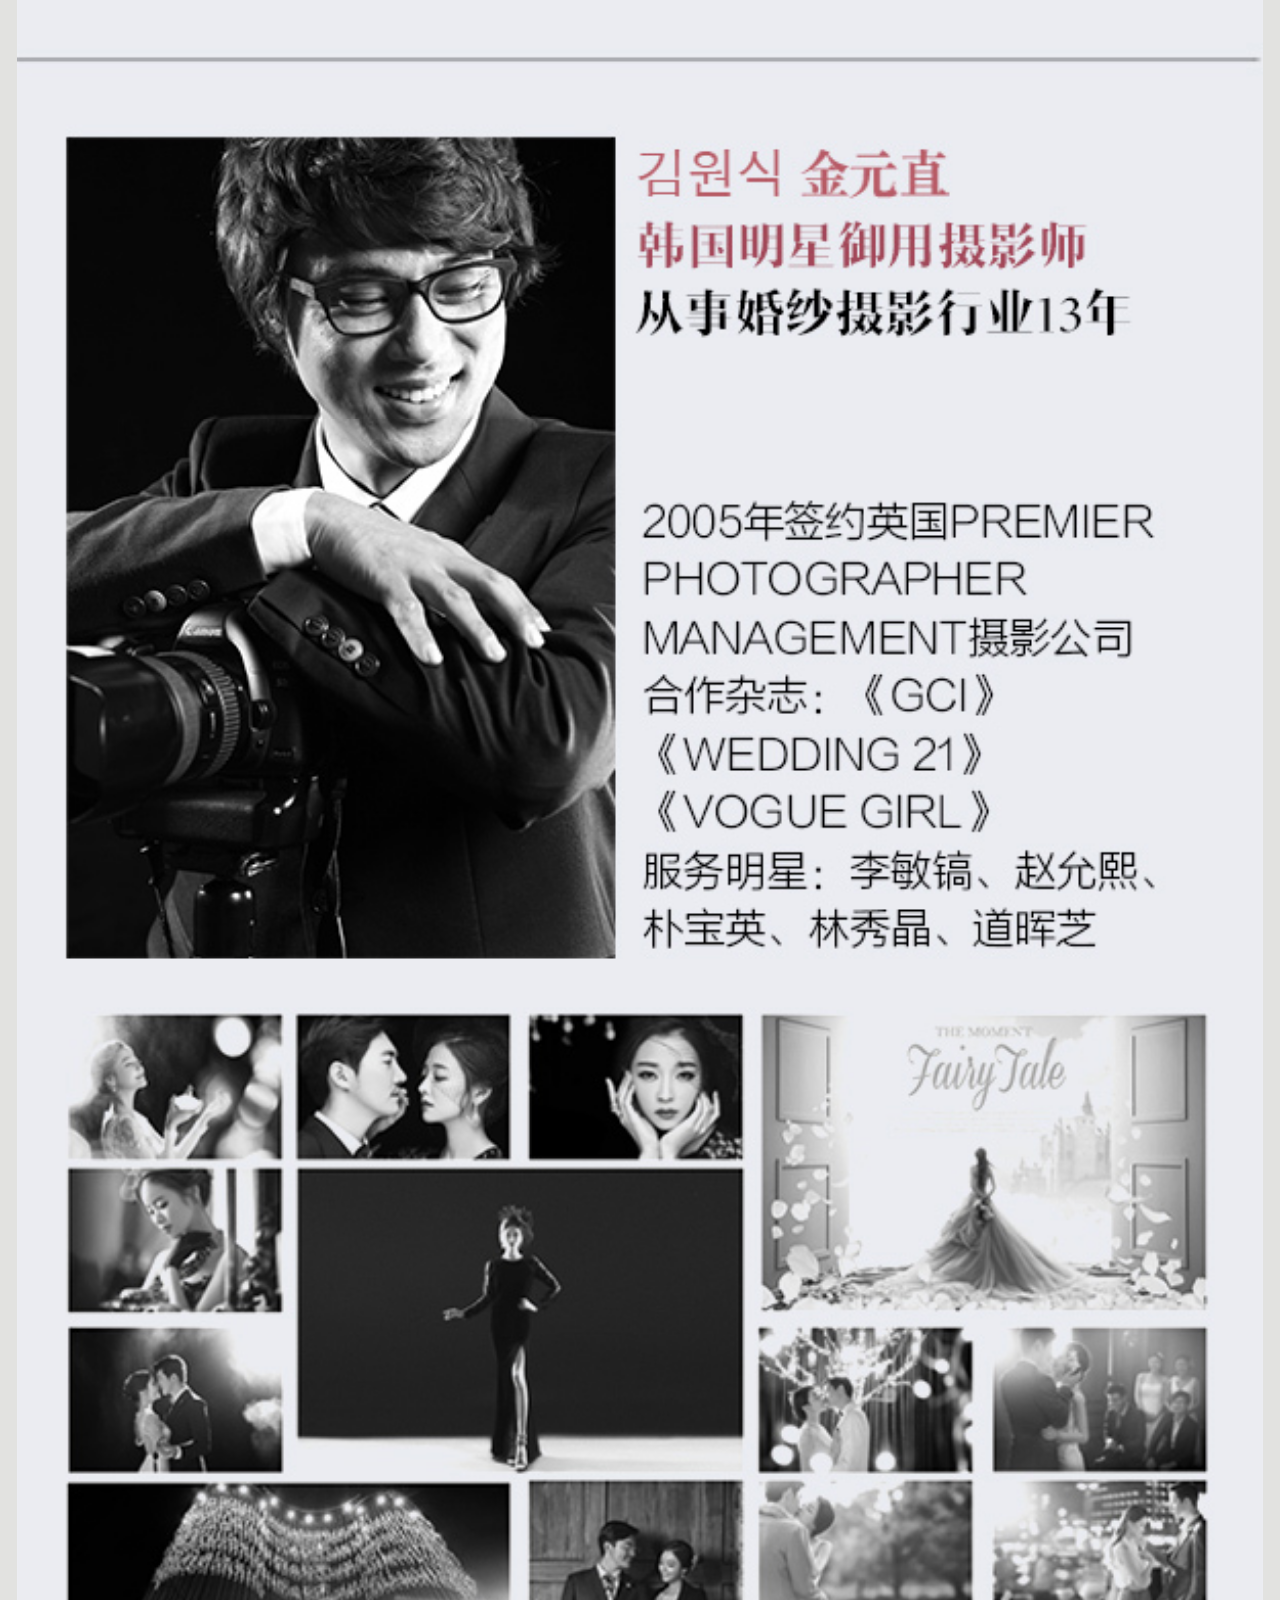
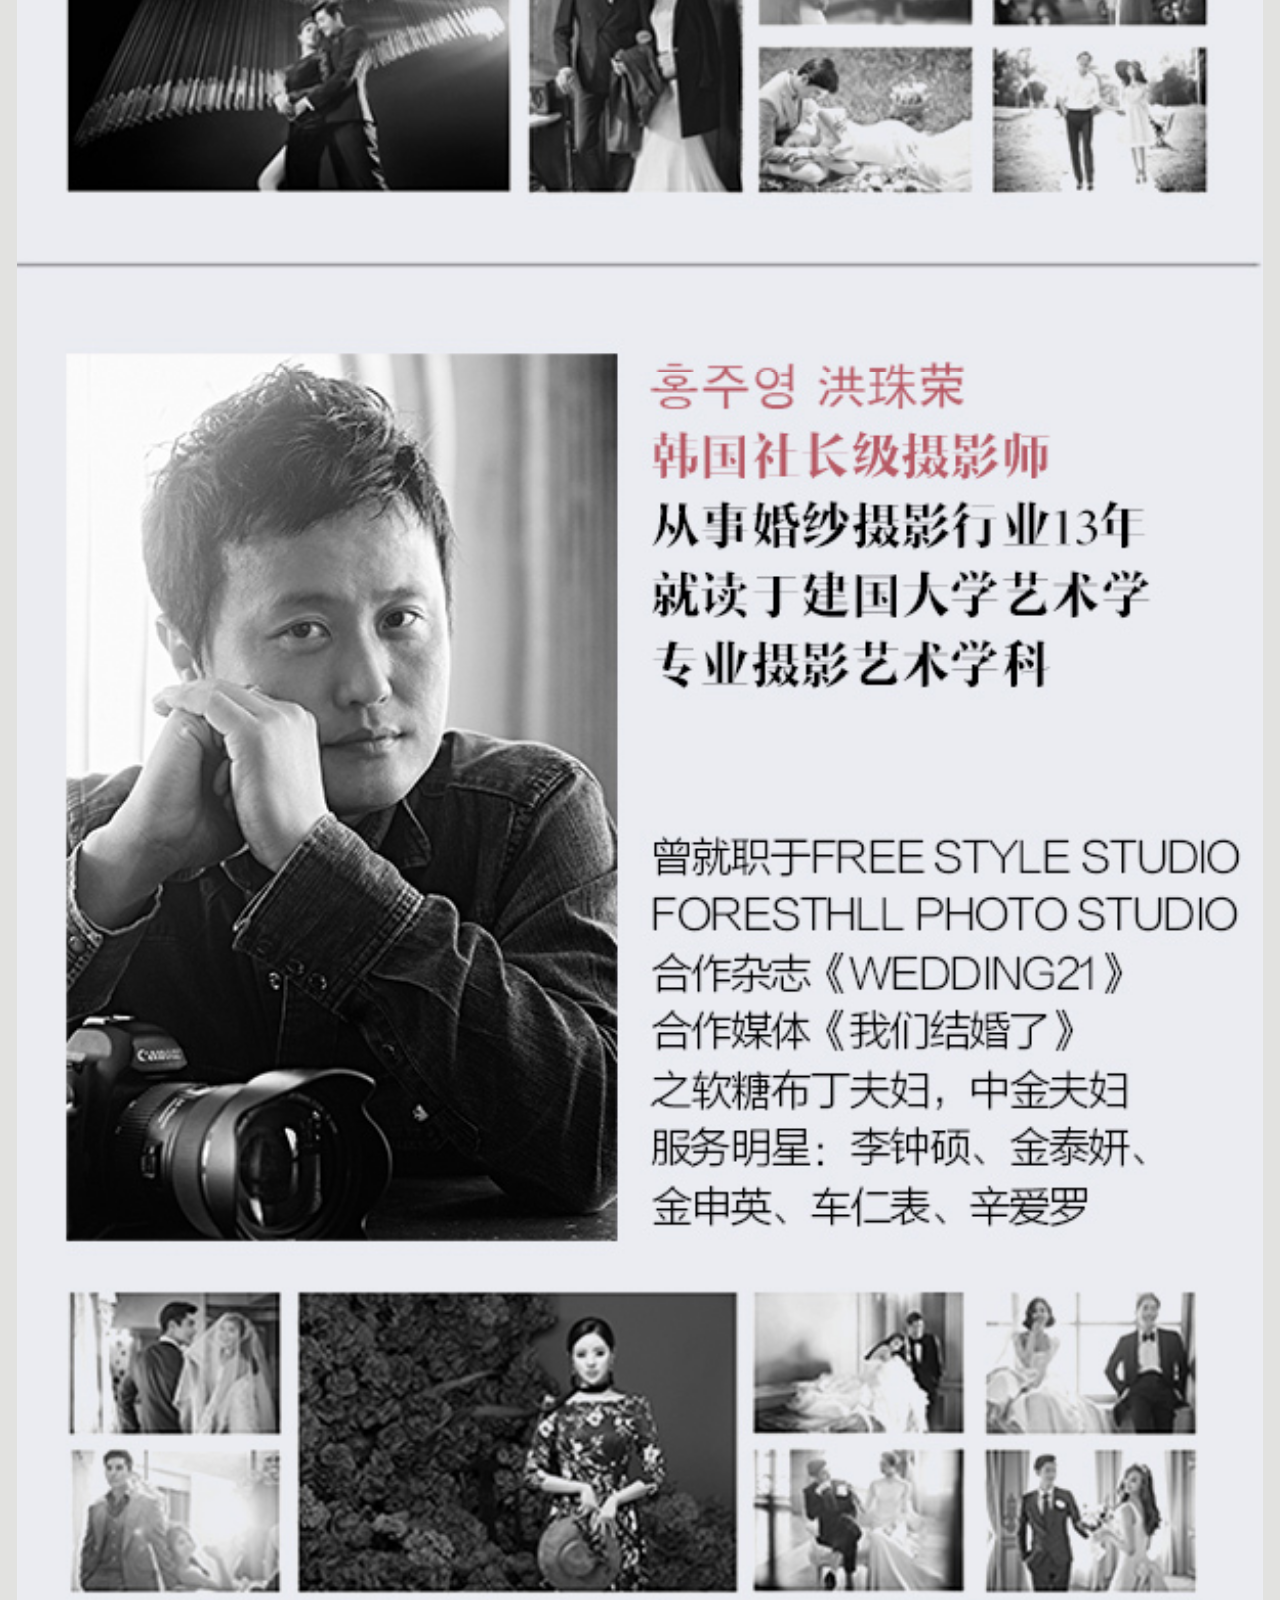
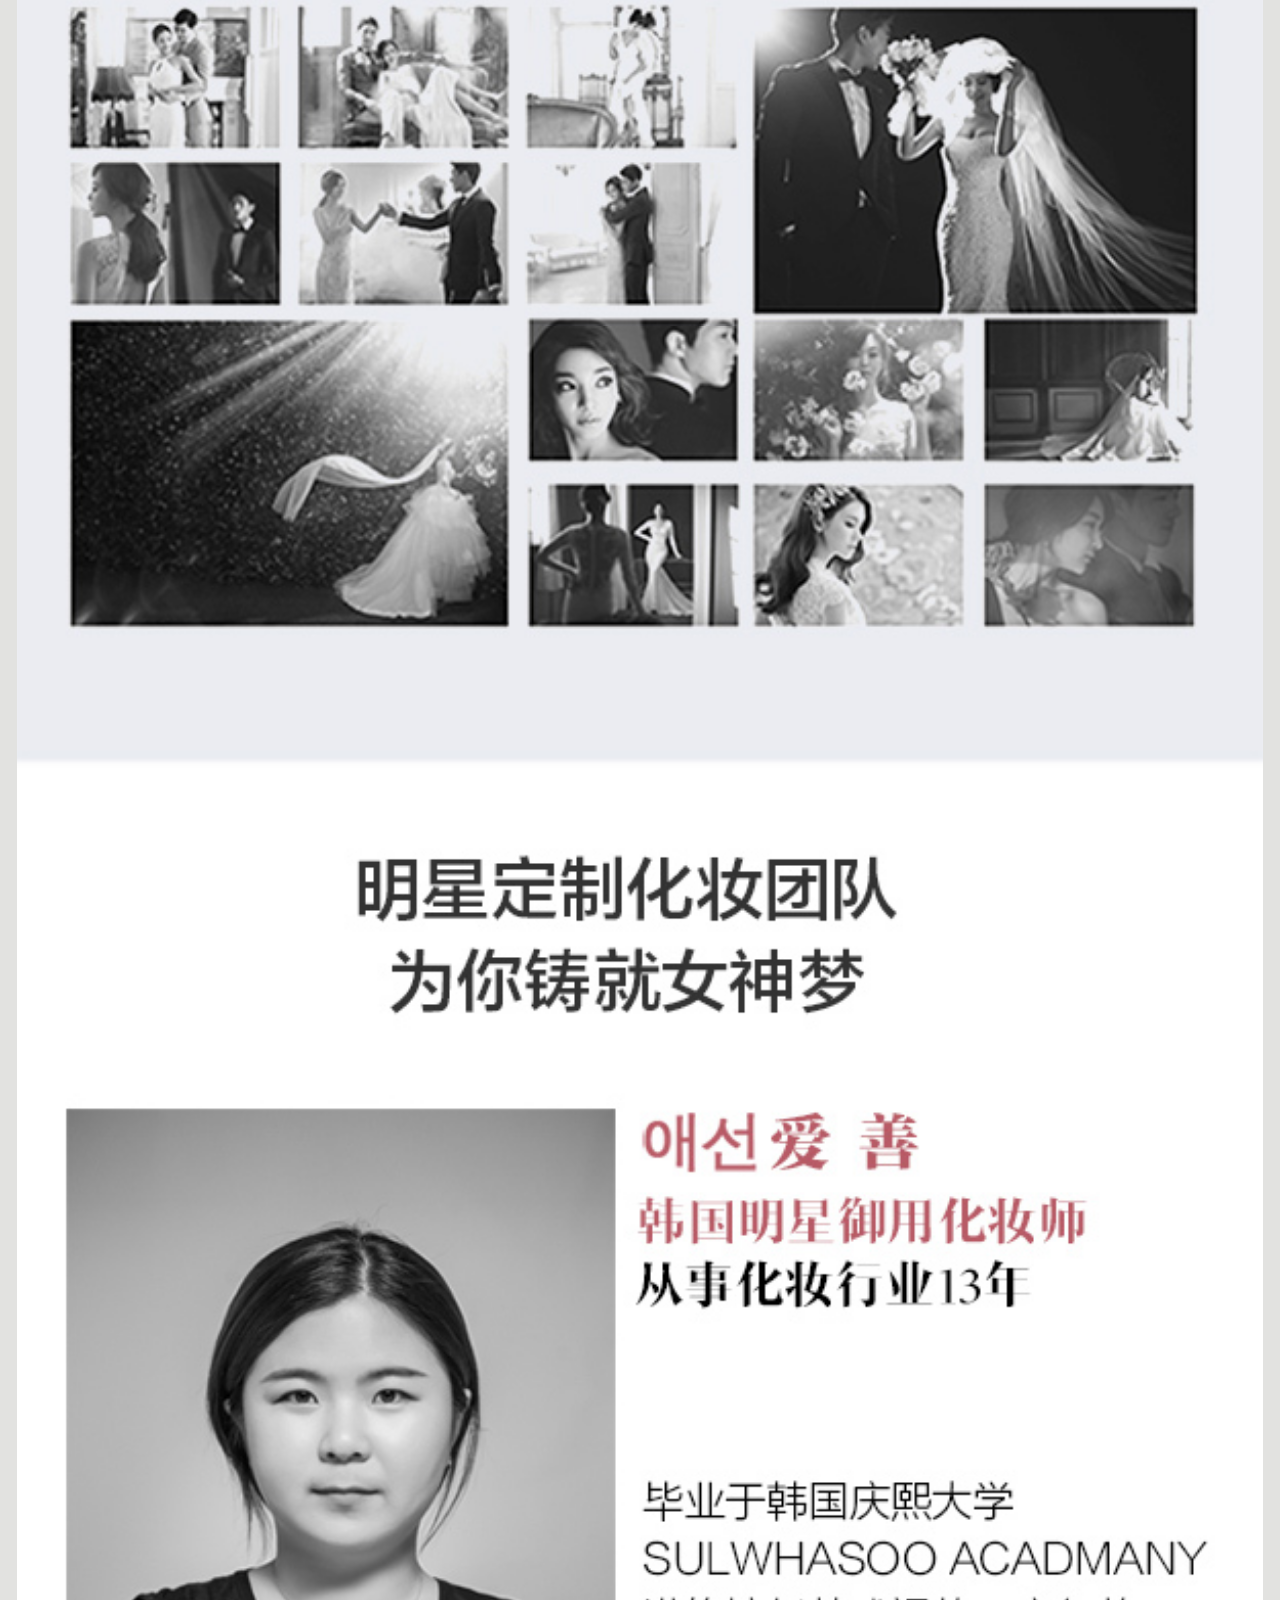
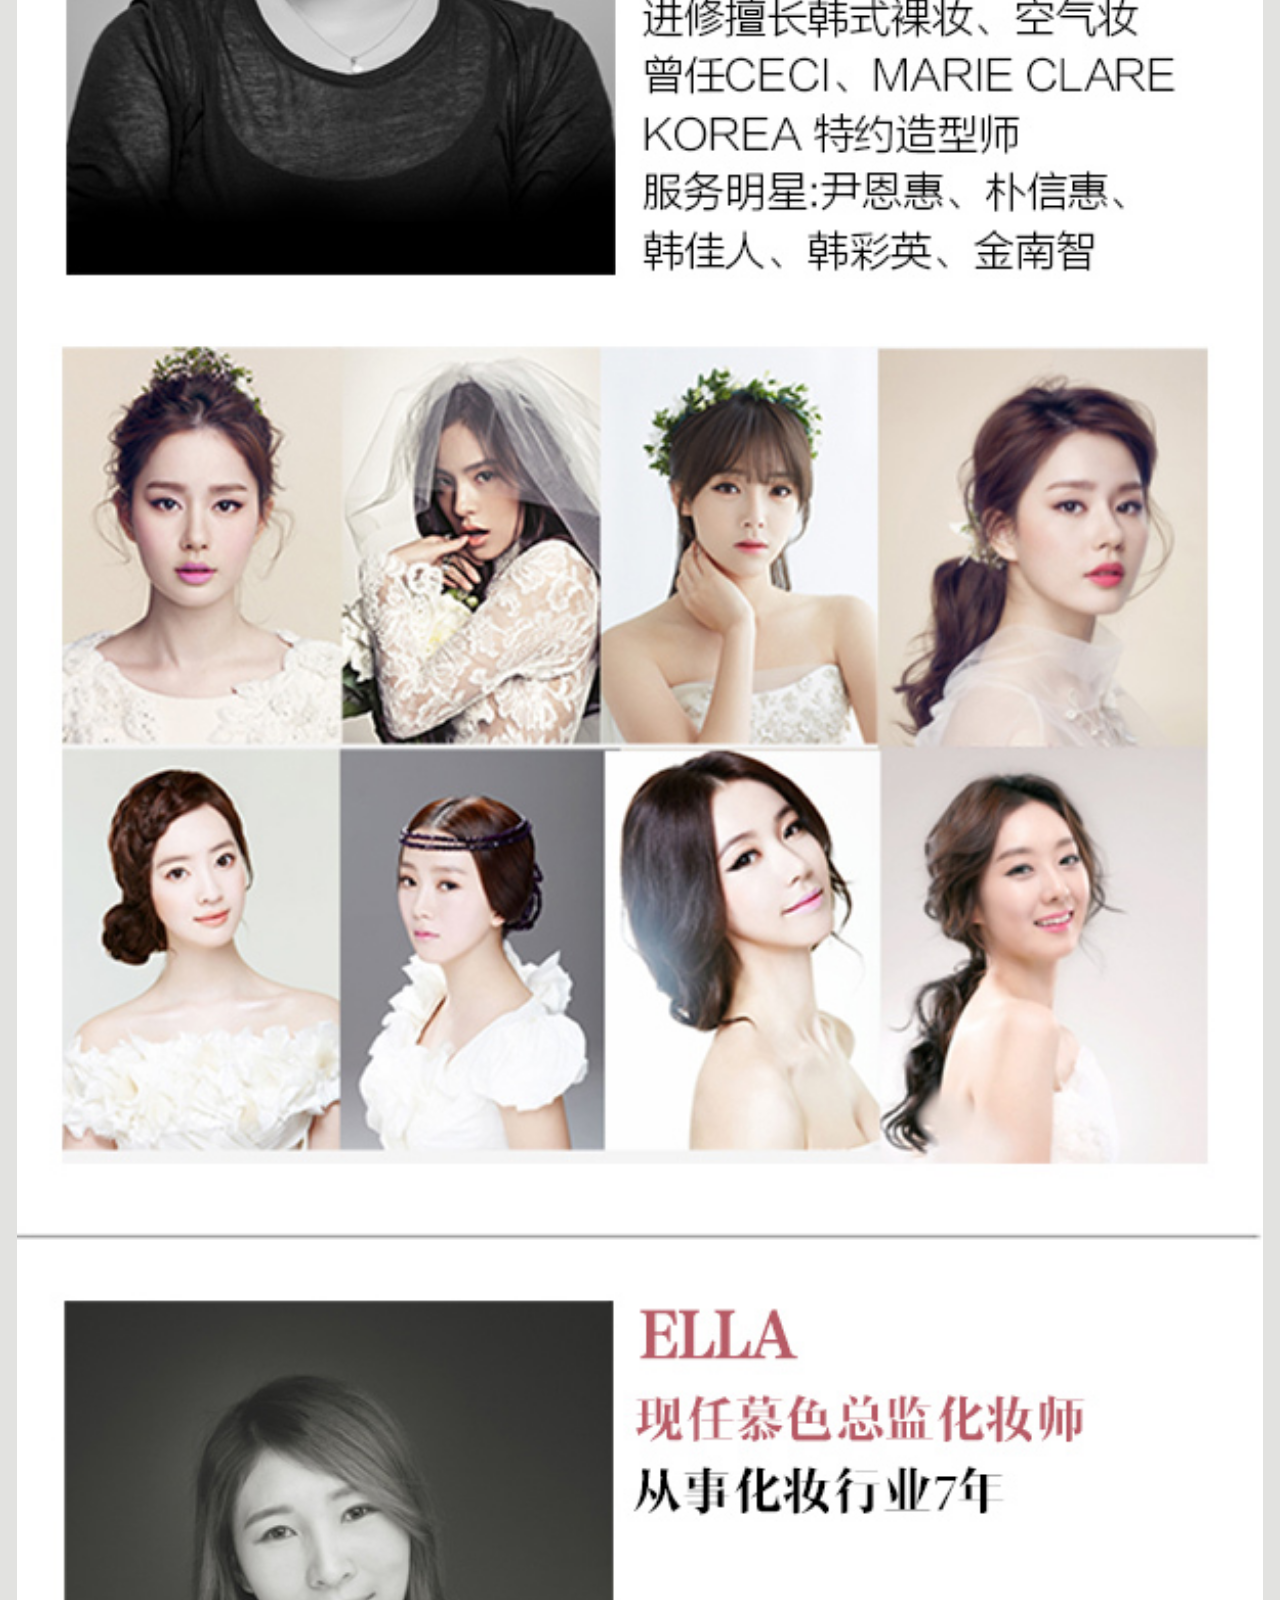
<file: html/About.html>
<!doctype html>
<html>
<head>
<meta charset="utf-8">
<meta name="viewport" content="width=device-width, initial-scale=1.0, maximum-scale=1.0, user-scalable=0/no">
<meta content="telephone=no,email=no" name="format-detection"/>
<meta name="apple-mobile-web-app-capable" content="yes">
<meta name="apple-mobile-web-app-status-bar-style" content="black"> 
<title>关于</title>
<link href="../css/About.css" rel="stylesheet">
<link href="../css/common.css" rel="stylesheet">
<link href="../css/base.css" rel="stylesheet">
<script>
    (function(){
        function initFontSize(){
            document.documentElement.style.fontSize=20*document.documentElement.clientWidth/375+'px';
        }
        initFontSize();

        window.addEventListener('resize',initFontSize,false);
    })();
</script>
</head>

<body>
<div id="wrapper">
	<!-- tou -->
    <div id="branding">		
        <a href="../index.html" title="MUSESTUDIO">慕色婚纱摄影MUSESTUDIO</a>							
    </div>	
    <div style="clear:both; height:1.5rem; width:18.75rem;"></div>
    <div class="navee">
        <span>
            <a href="../index.html">微首页</a>
        </span>
        <span>
            <a href="xinzuo.html">最新作品</a> 
        </span>
        <span>
            <a href="According to the guest.html">客照展示</a> 
        </span>
        <span>
            <a href="Service Tips.html">服务贴士</a>
        </span>
        <span>
            <a href="xinhuo.html">最新活动</a>
        </span>
        <span>
            <a href="xintuan.html">最新团购</a>
        </span>
        <span>
            <a href="About.html">关于慕色</a>
        </span>
        <span>
            <a href="New theme.html">在线预约</a>
        </span>
    </div>
    <div style="clear:both"></div>
    
    <section class="sec1">
    	<div class="sec1-1">
            <h2>关于慕色</h2>
            <img alt="" src="../images/r-11.jpg">
            <img alt="" src="../images/r-12.jpg">
            <img alt="" src="../images/r-13.jpg">
            <img alt="" src="../images/r-14.jpg">
            <img alt="" src="../images/r-15.jpg">
            <img alt="" src="../images/r-16.jpg">
            <img alt="" src="../images/r-17.jpg">
            <img alt="" src="../images/r-18.jpg">
            <img alt="" src="../images/r-19.jpg">
            <img alt="" src="../images/r-20.jpg">
            <img alt="" src="../images/r-21.jpg">
            <img alt="" src="../images/r-22.jpg">
            <img alt="" src="../images/r-23.jpg">
            <img alt="" src="../images/r-24.jpg">
            <img alt="" src="../images/r-25.jpg">
            <div class="sec1-2">
            	<p>
                	<strong>全国咨询热线：400-6137-808  </strong><br>人民广场店地址：上海市西藏中路290号和平电影院7楼 <br>
宝山店：上海市s淞兴西路76号G栋<br>
				</p>	
            </div>
        </div>
    </section>
    
</div>
</body>
</html>
</file>
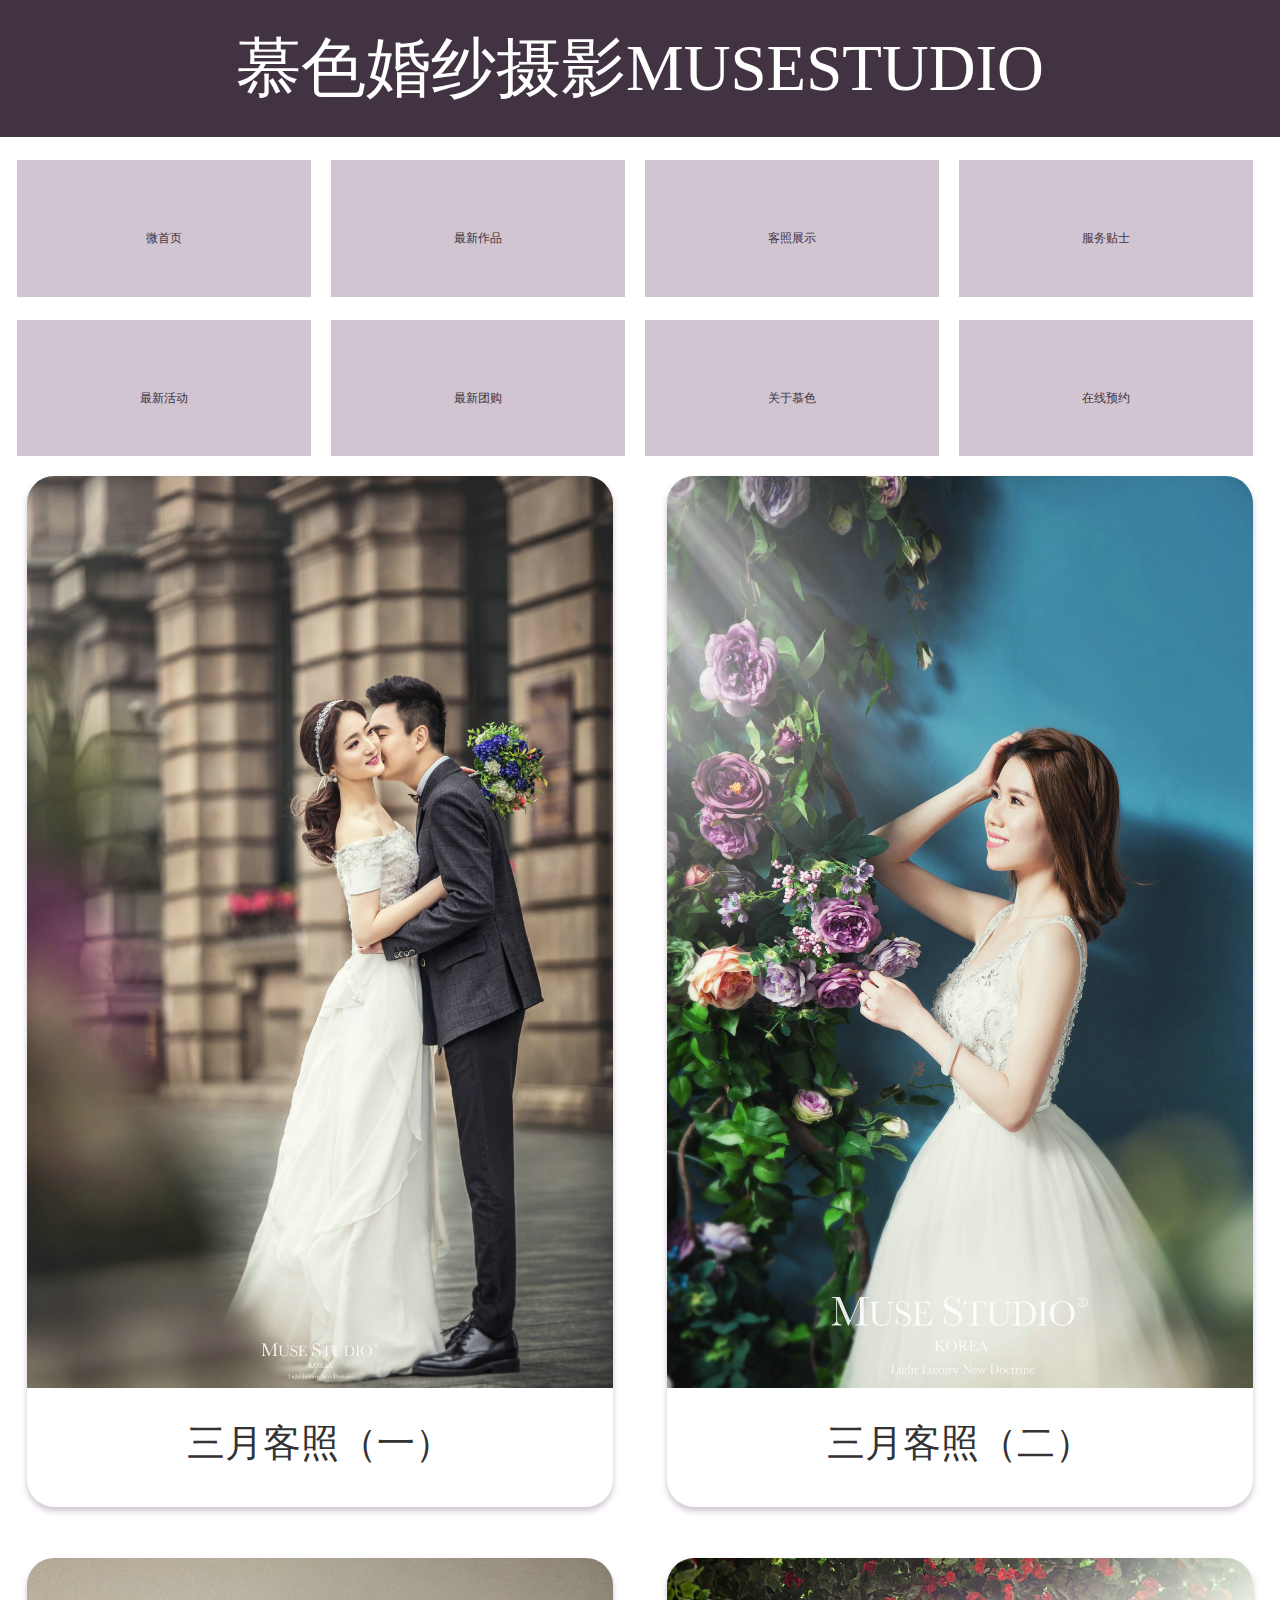
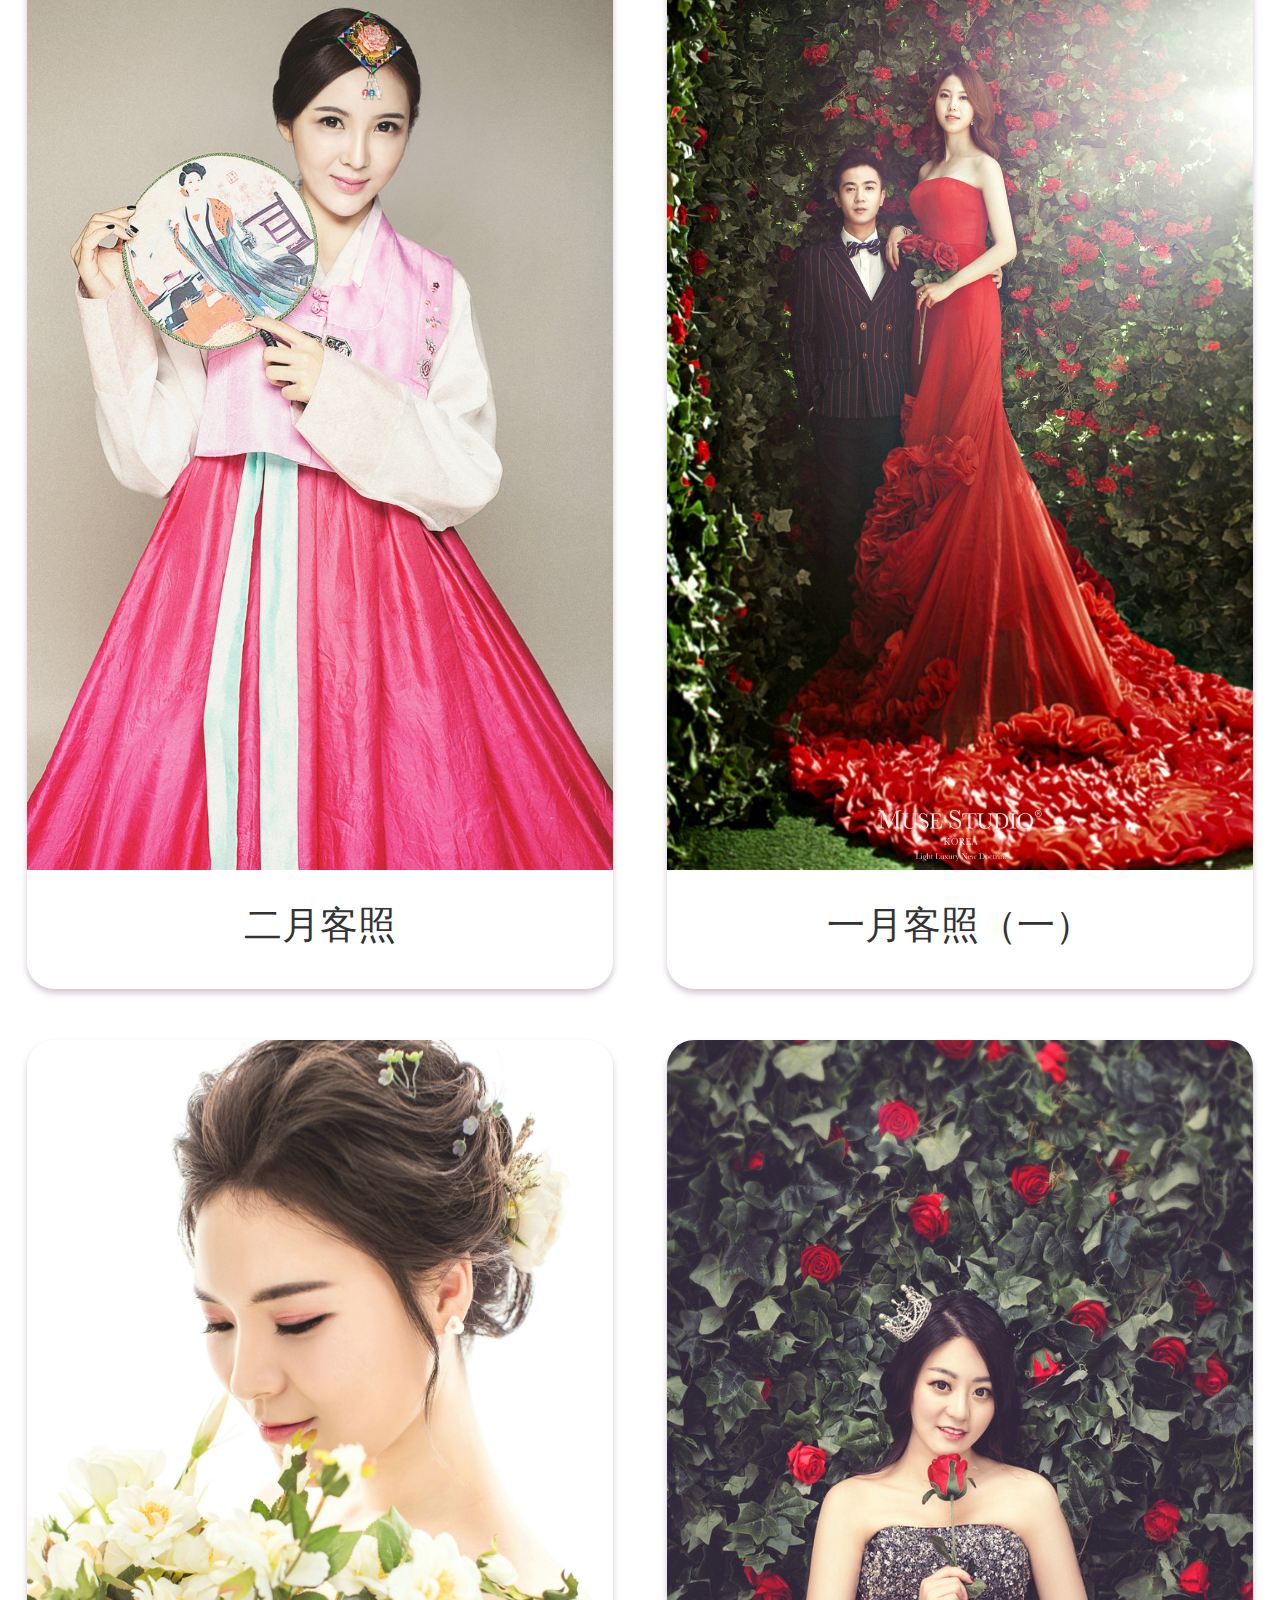
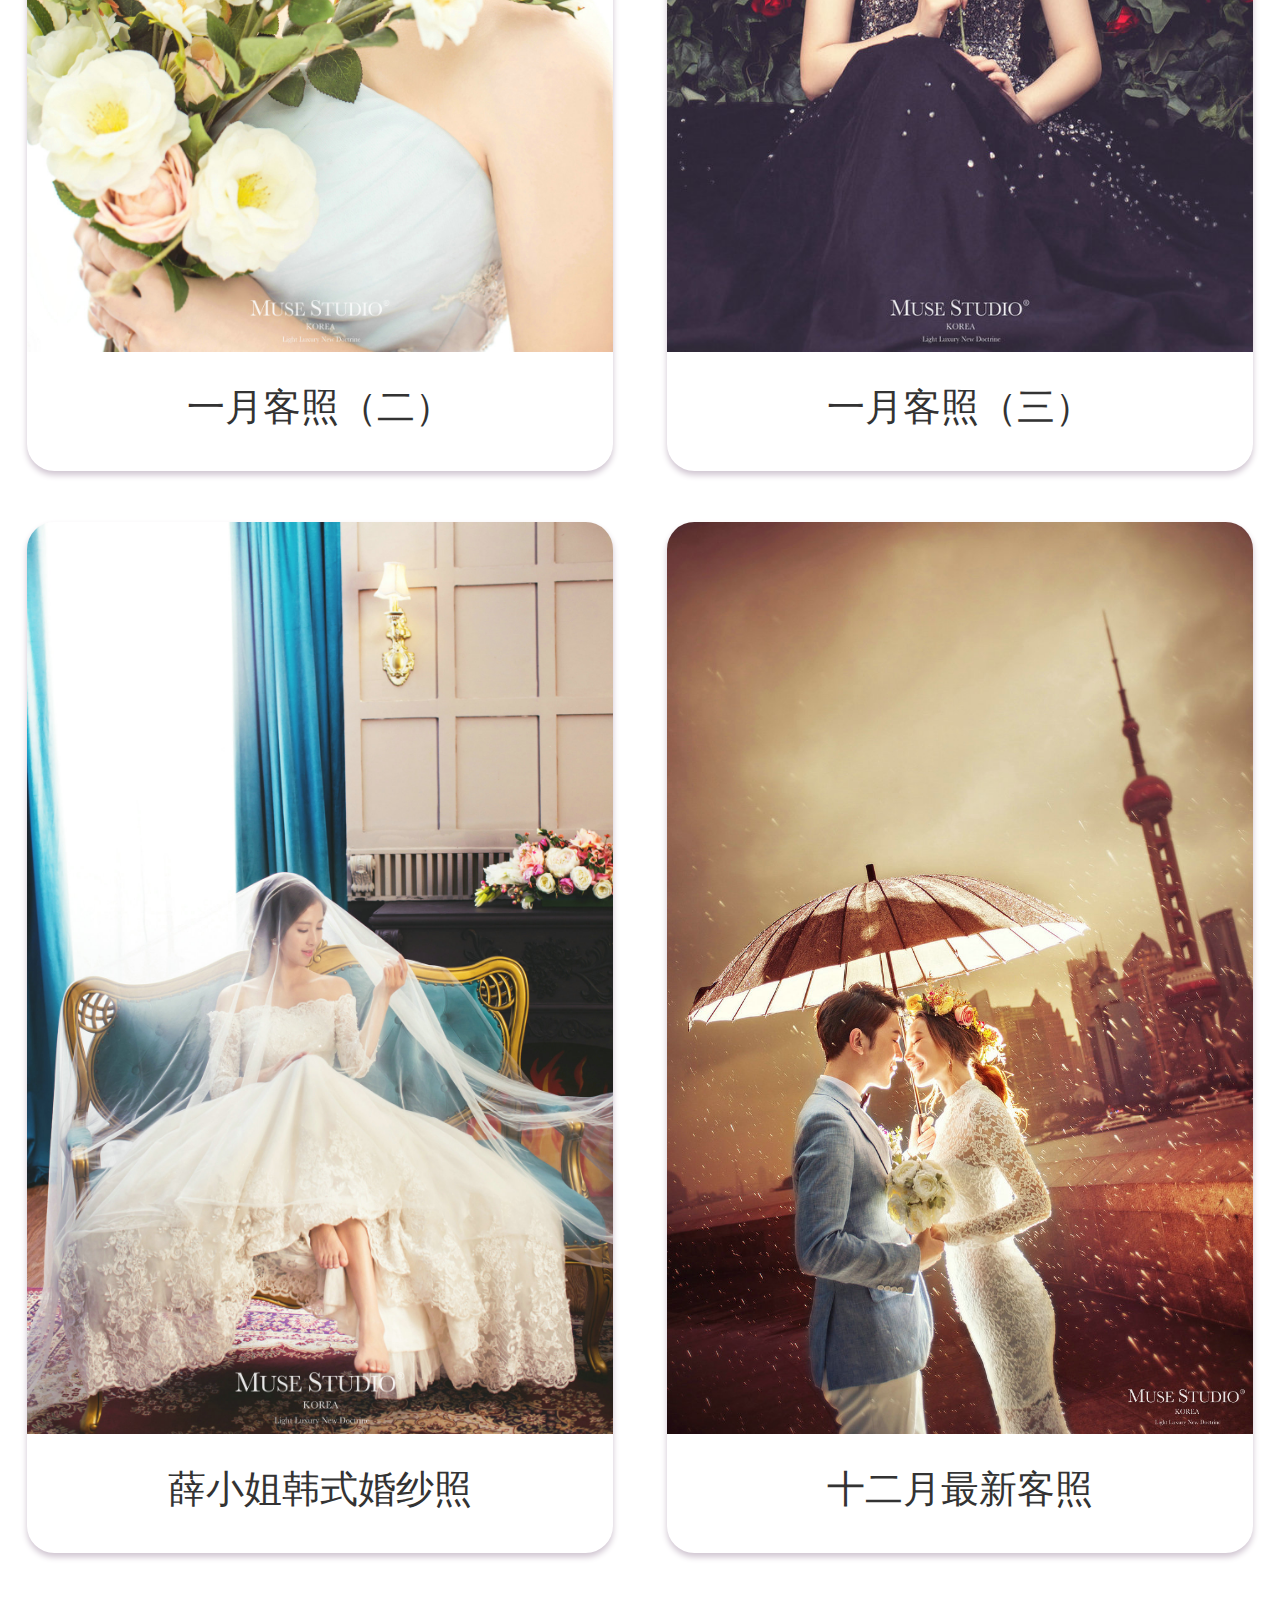
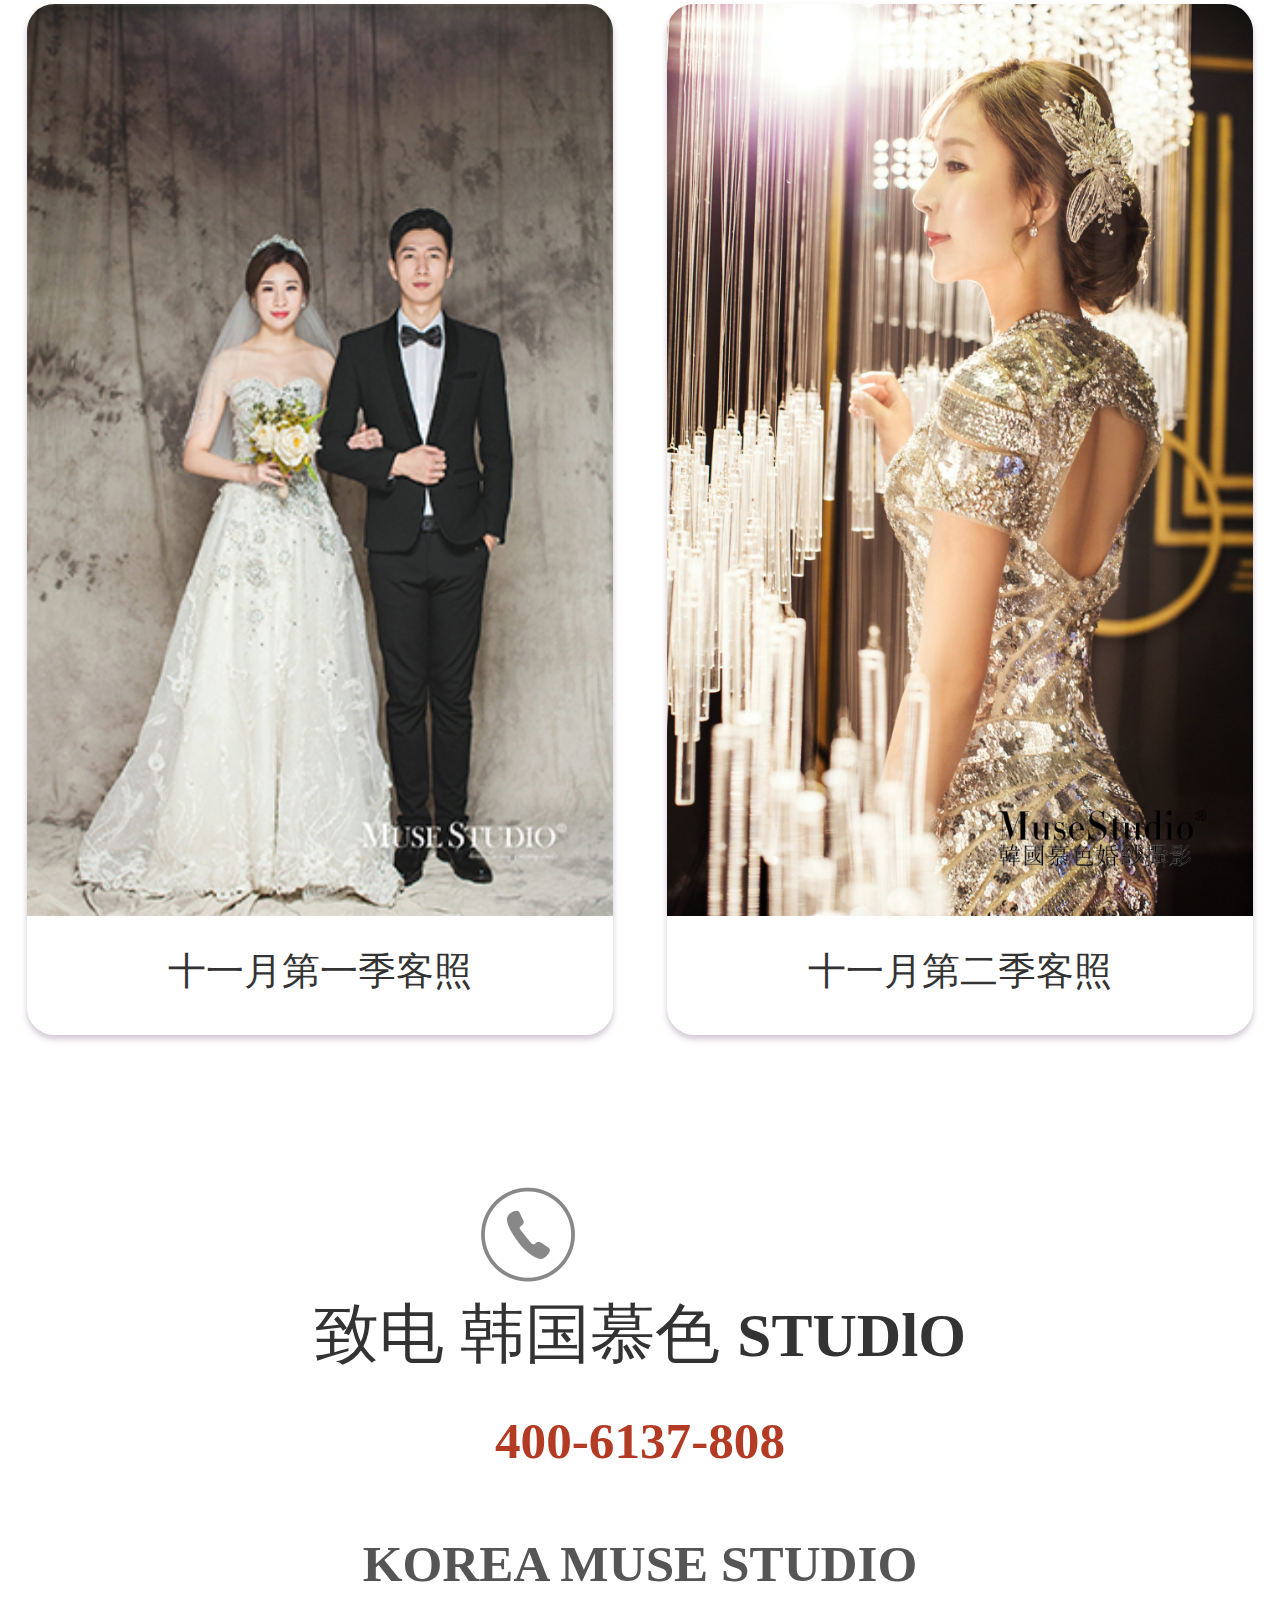
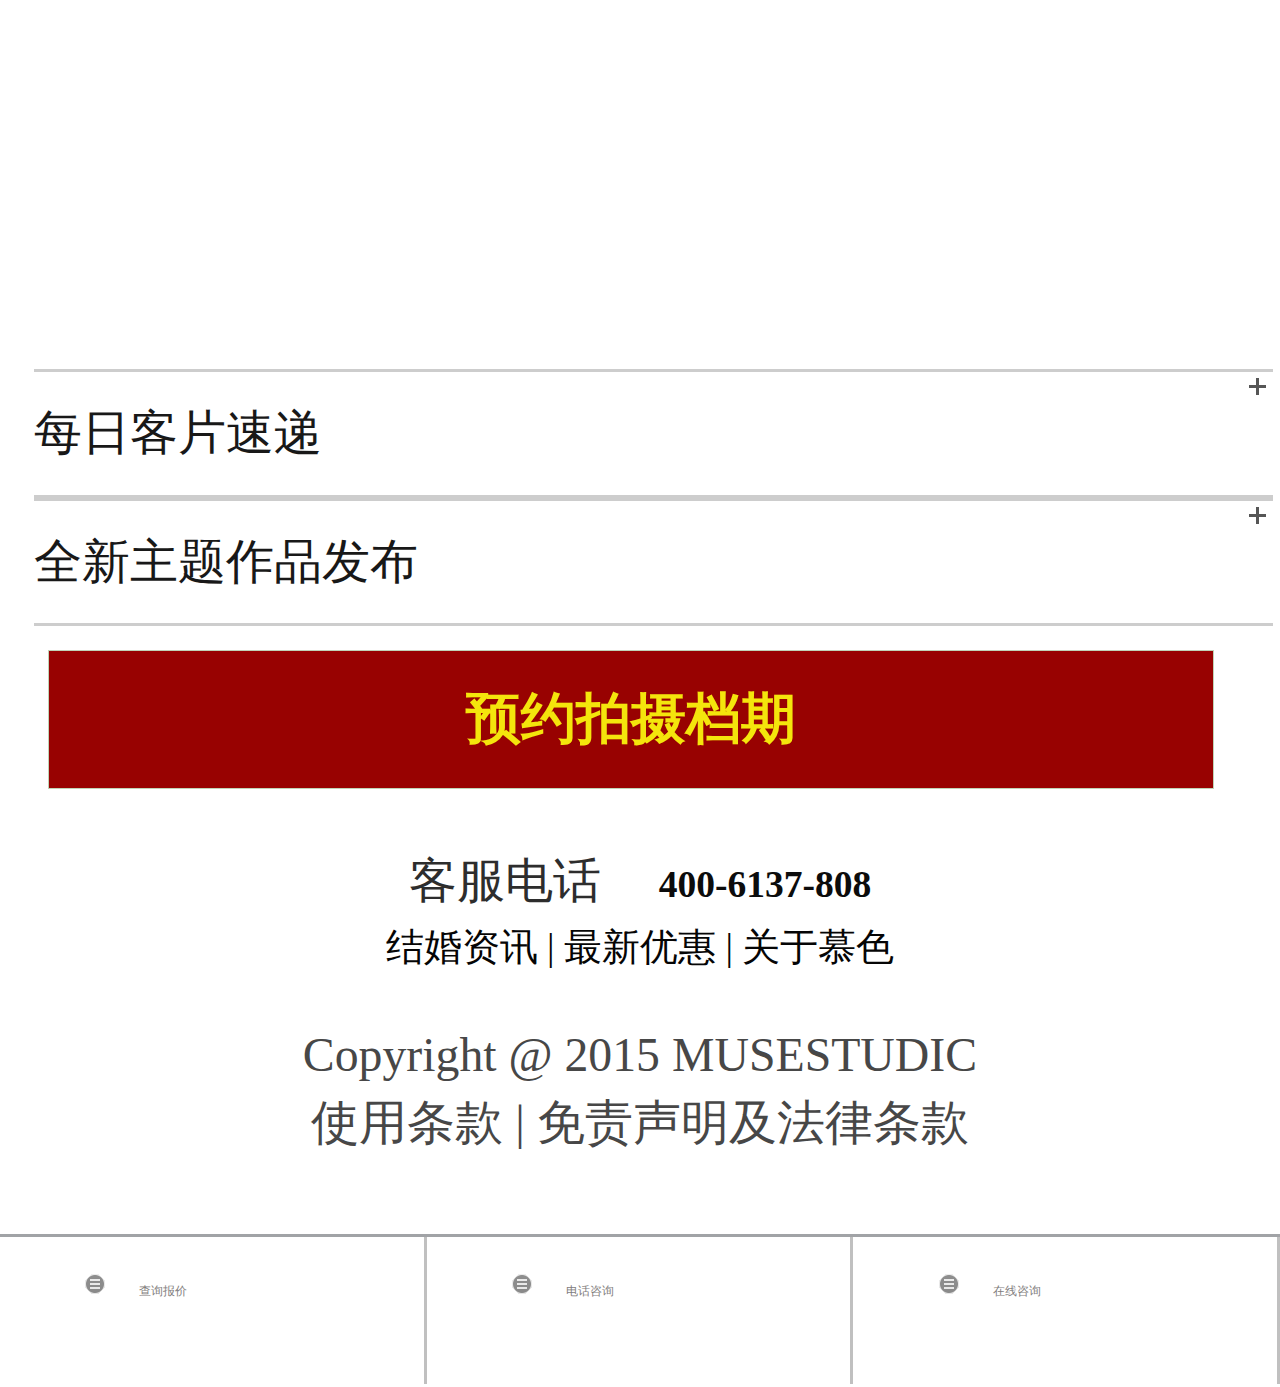
<file: html/According to the guest.html>
<!doctype html>
<html>
<head>
<meta charset="utf-8">
<meta name="viewport" content="width=device-width, initial-scale=1.0, maximum-scale=1.0, user-scalable=0/no">
<meta content="telephone=no,email=no" name="format-detection"/>
<meta name="apple-mobile-web-app-capable" content="yes">
<meta name="apple-mobile-web-app-status-bar-style" content="black"> 
<title>客照</title>
<link href="../css/According to the guest.css" rel="stylesheet">
<link href="../css/common.css" rel="stylesheet">
<link href="../css/base.css" rel="stylesheet">
<script>
    (function(){
        function initFontSize(){
            document.documentElement.style.fontSize=20*document.documentElement.clientWidth/375+'px';
        }
        initFontSize();

        window.addEventListener('resize',initFontSize,false);
    })();
</script>
</head>

<body>
<div id="wrapper">
	<!-- tou -->
    <div id="branding">		
        <a href="../index.html" title="MUSESTUDIO">慕色婚纱摄影MUSESTUDIO</a>							
    </div>	
    <div style="clear:both; height:1.5rem; width:18.75rem;"></div>
    <div class="navee">
        <span>
            <a href="../index.html">微首页</a>
        </span>
        <span>
            <a  href="xinzuo.html">最新作品</a> 
        </span>
        <span>
            <a href="According to the guest.html">客照展示</a> 
        </span>
        <span>
            <a href="Service Tips.html">服务贴士</a>
        </span>
        <span>
            <a href="xinhuo.html">最新活动</a>
        </span>
        <span>
            <a href="xintuan.html">最新团购</a>
        </span>
        <span>
            <a href="About.html">关于慕色</a>
        </span>
        <span>
            <a href="New theme.html">在线预约</a>
        </span>
    </div>
    <div style="clear:both"></div>
    <section class="sec1">
        <ul>
            <li>
                <img src="../images/s7.jpg" alt="" />
                <p>三月客照（一）</p>
            </li>
            <li>
                <img src="../images/r-2.jpg" alt="" />
                <p>三月客照（二）</p>
            </li>  
        </ul>
        <ul>
            <li>
                <img src="../images/s8.jpg" alt="" />
                <p>二月客照</p>
            </li>
            <li>
                <img src="../images/r-4.jpg" alt="" />
                <p>一月客照（一）</p>
            </li>
        </ul>
        <ul>
            <li>
                <img src="../images/r-5.jpg" alt="" />
                <p>一月客照（二）</p>
            </li>
            <li>
                <img src="../images/s9.jpg" alt="" />
                <p>一月客照（三）</p>
            </li>
        </ul>
        
        <ul>
            <li>
                <img src="../images/r-7.jpg" alt="" />
                <p>薛小姐韩式婚纱照</p>
            </li>
            <li>
                <img src="../images/r-8.jpg" alt="" />
                <p>十二月最新客照</p>
            </li>
        </ul>
        <ul>
            <li>
                <img src="../images/r-9.jpg" alt="" />
                <p>十一月第一季客照</p>
            </li>
            <li>
                <img src="../images/r-0.jpg" alt="" />
                <p>十一月第二季客照</p>
            </li>
        </ul>
        </section>

    <!--wei-->
    <footer>
        <div class="fot1">
            <img src="../images/s11.png" alt="" class="fot2"/>
            <i>致电 韩国慕色</i>
            <span>STUDlO</span>
            <h4>400-6137-808</h4>
            <p>KOREA MUSE STUDIO</p>
        </div>
        <div class="fot3 clearfix">
            <p class="fl">每日客片速递</p>
            <img src="../images/s12.png" alt="" class="fr"/>
        </div>
        <div class="fot3 clearfix">
            <p class="fl">全新主题作品发布</p>
            <img src="../images/s12.png" alt="" class="fr fo1"/>
        </div>
        <div class="fot4">
            <a href="javascript:;">预约拍摄档期</a>
            <span>客服电话</span>
            <i>400-6137-808</i>
            <p>结婚资讯 | 最新优惠 | 关于慕色</p>
            <b>Copyright @ 2015 MUSESTUDIC<br />使用条款 | 免责声明及法律条款</b>
        </div>
        <ul class="fot5">
            <li class="clearfix">
                <img src="../images/s13.png" class="fl"/>
                <p class="fl">查询报价</p>
            </li>
            <li class="clearfix">
                <img src="../images/s13.png" class="fl"/>
                <p class="fl">电话咨询</p>
            </li>
            <li class="clearfix">
                <img src="../images/s13.png" class="fl"/>
                <p class="fl">在线咨询</p>
            </li>
        </ul>
    </footer>
</div>
</body>
</html>
</file>
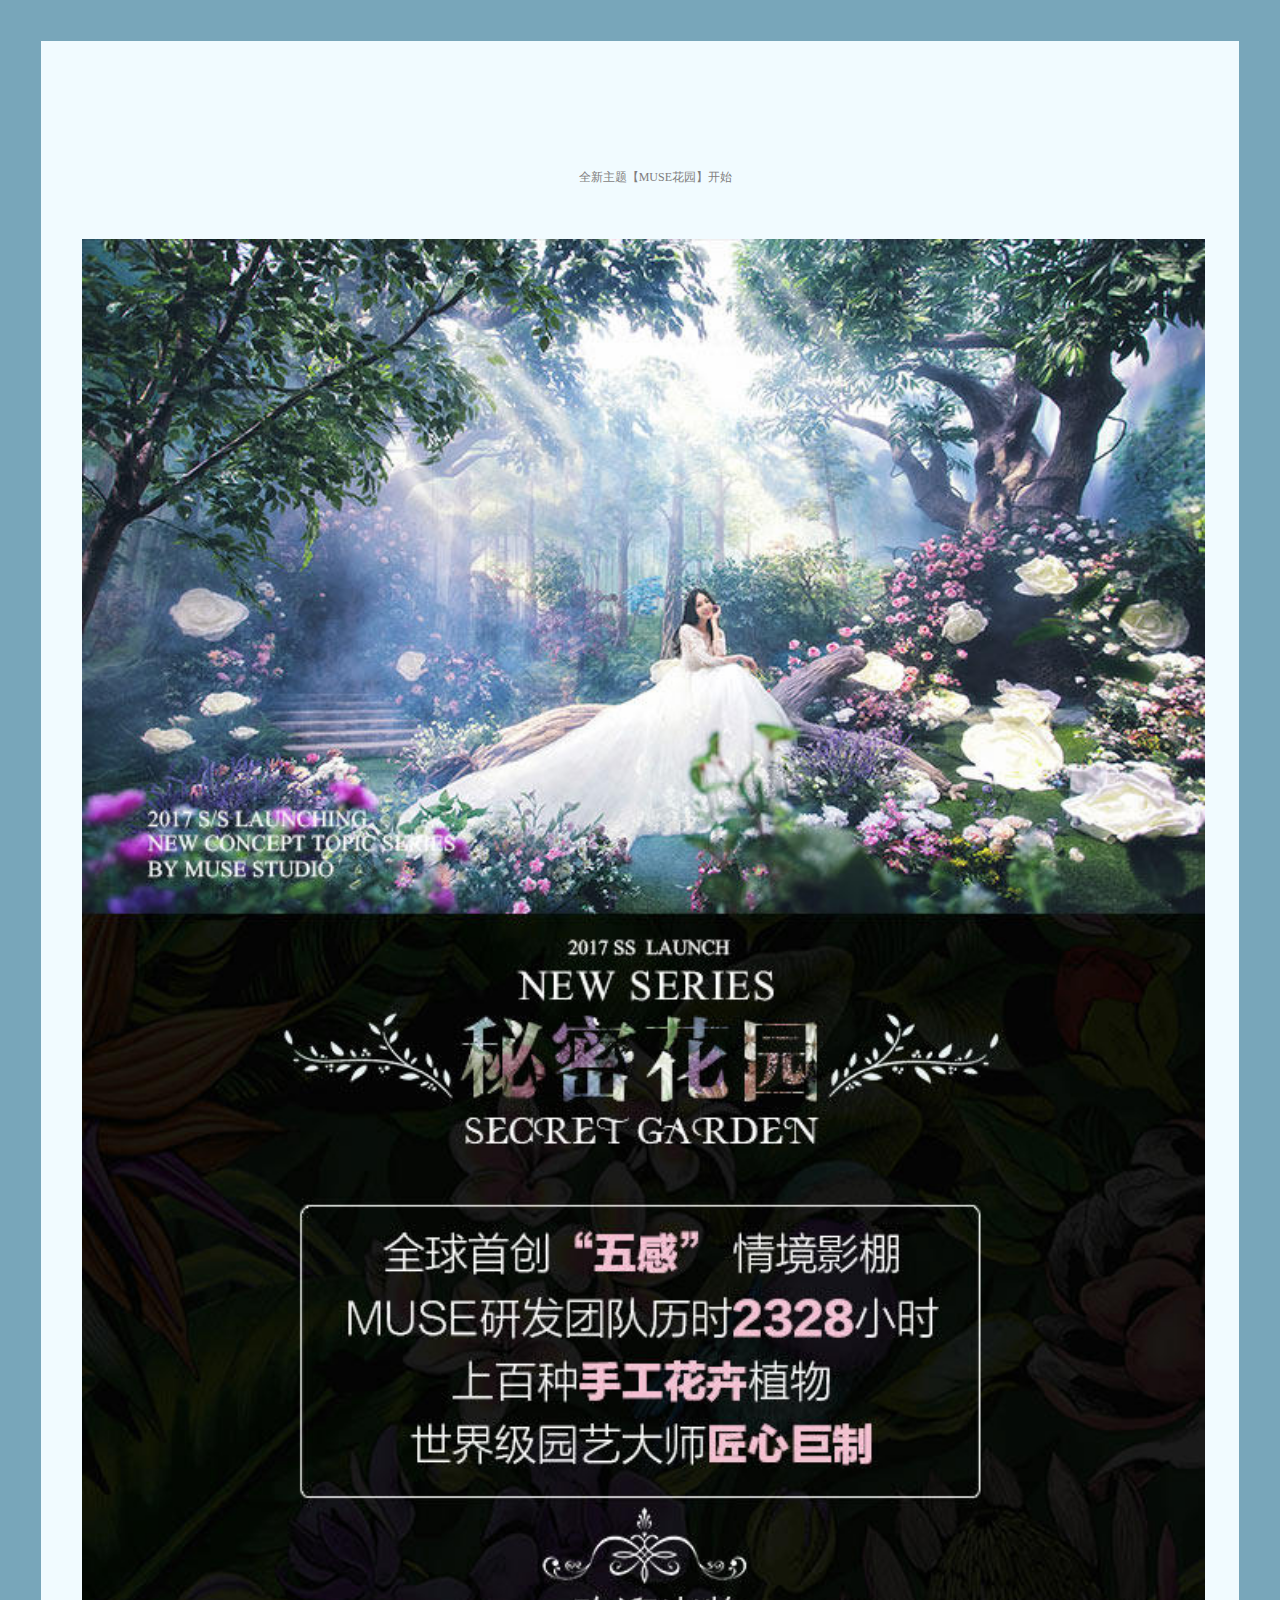
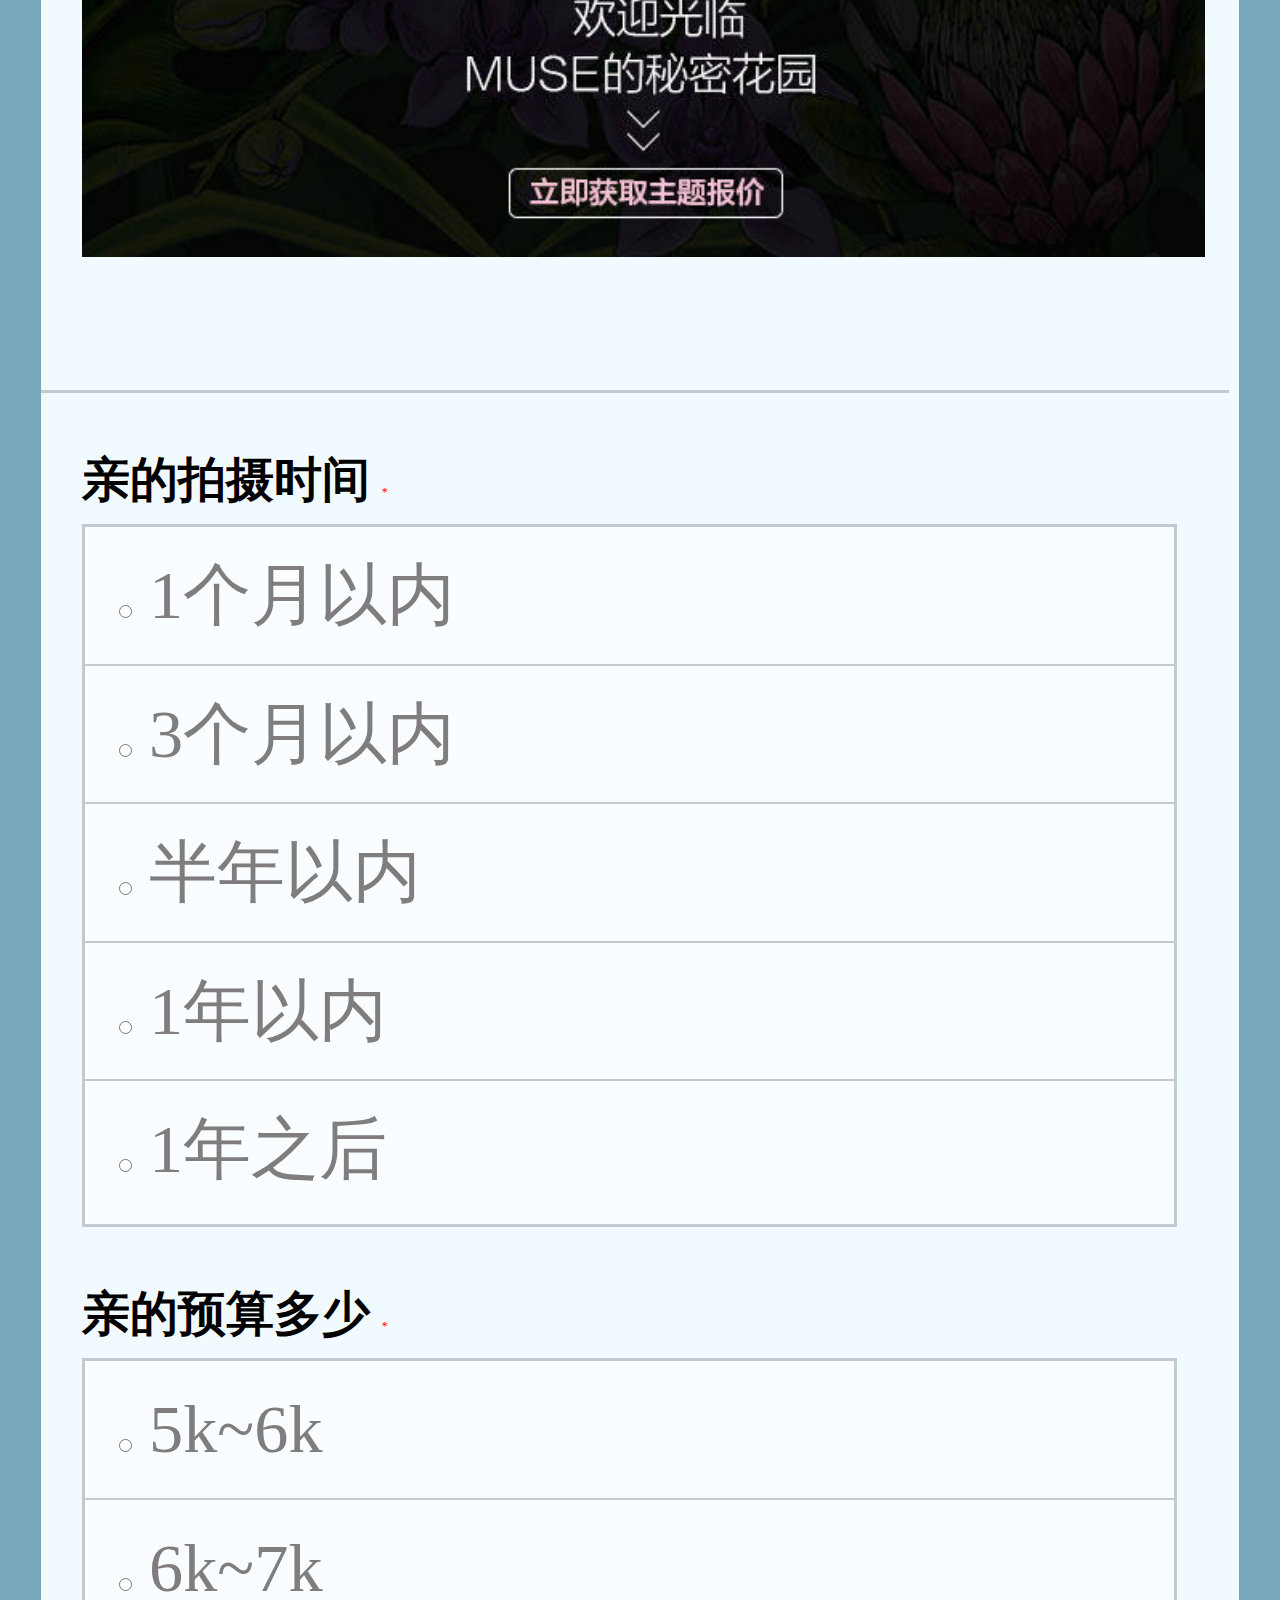
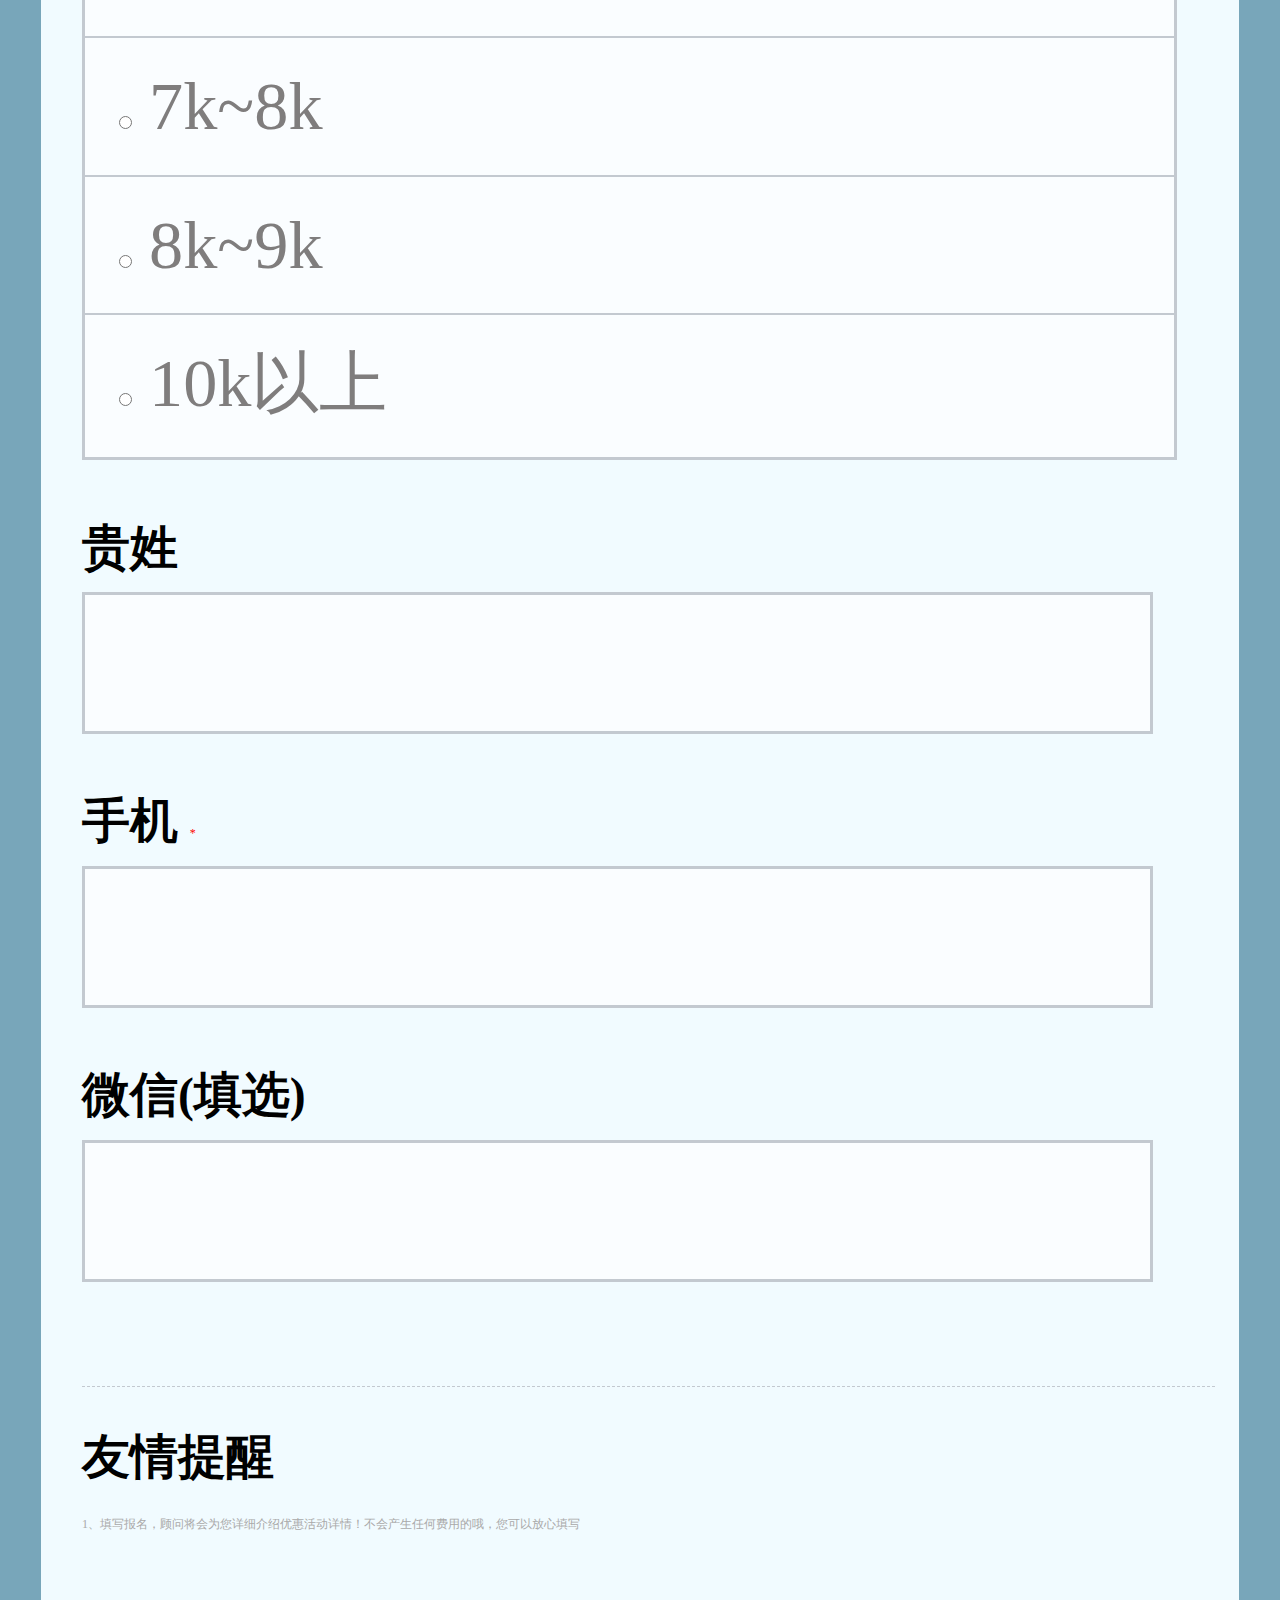
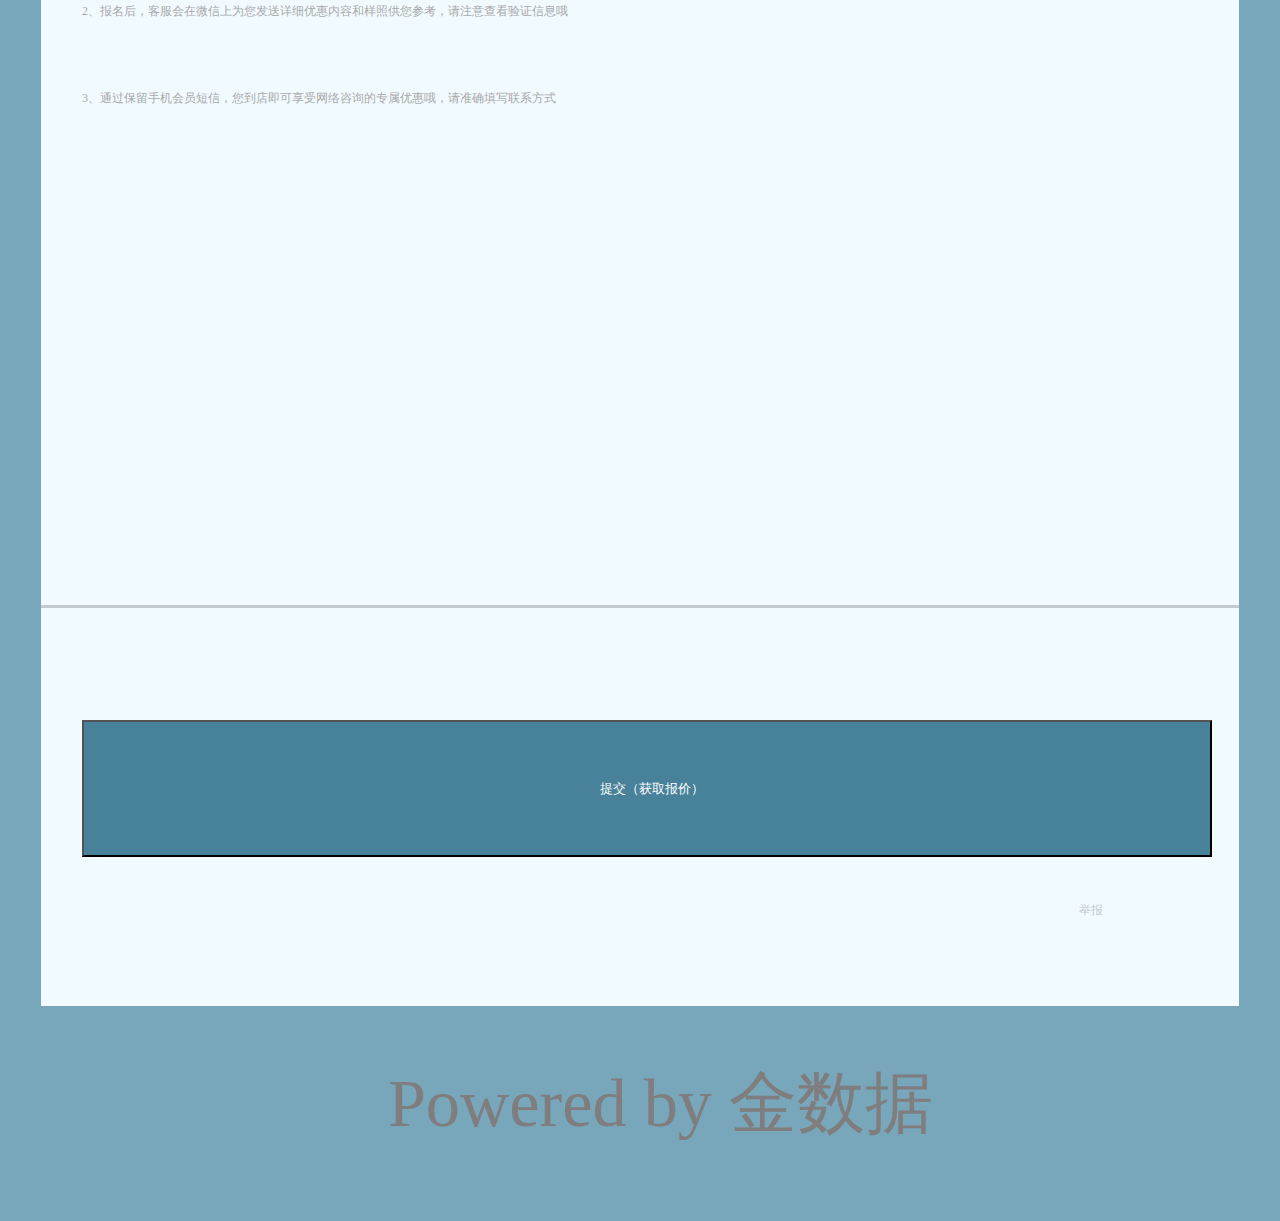
<file: html/New theme.html>
<!doctype html>
<html>
<head>
<meta charset="utf-8">
<meta name="viewport" content="width=device-width, initial-scale=1.0, maximum-scale=1.0, user-scalable=0/no">
<meta content="telephone=no,email=no" name="format-detection"/>
<meta name="apple-mobile-web-app-capable" content="yes">
<meta name="apple-mobile-web-app-status-bar-style" content="black">   
<title>全新主题</title>
<link href="../css/New theme.css" rel="stylesheet">
<link href="../css/common.css" rel="stylesheet">
<link href="../css/base.css" rel="stylesheet">
<script>
    (function(){
        function initFontSize(){
            document.documentElement.style.fontSize=20*document.documentElement.clientWidth/375+'px';
        }
        initFontSize();

        window.addEventListener('resize',initFontSize,false);
    })();
</script>
</head>

<body>
<div id="wrapper">
	<div class="r-box">     
        <div class="r-head">
            <h1><a href="../index.html">全新主题【MUSE花园】开始</a></h1>
            <img src="../images/r-N.jpg" alt="" class="r-img">
        </div>
        <div class="r-box2">
            <h3 class="h3">亲的拍摄时间&nbsp;<i>*</i></h3>
            <ul class="r-u">
                <li class="r-2">
                   <input type="radio" class="field-transformed">
                   <i class="selected-icon"></i>
                    <div class="r-1">1个月以内</div>
                </li>
                <li class="r-2">
                   <input type="radio" class="field-transformed">
                   <i class="selected-icon"></i>
                    <div class="r-1">3个月以内</div>
                </li>
                <li class="r-2">
                   <input type="radio" class="field-transformed">
                   <i class="selected-icon"></i>
                    <div class="r-1">半年以内</div>
                </li>
                <li class="r-2">
                   <input type="radio" class="field-transformed">
                   <i class="selected-icon"></i>
                    <div class="r-1">1年以内</div>
                </li>
                <li>
                   <input type="radio" class="field-transformed">
                   <i class="selected-icon"></i>
                    <div class="r-1">1年之后</div>
                </li>
            </ul>
            <h3 class="h3">亲的预算多少&nbsp;<i>*</i></h3>
            <ul class="r-u">
                <li class="r-2">
                   <input type="radio" class="field-transformed">
                   <i class="selected-icon"></i>
                    <div class="r-1">5k~6k</div>
                </li>
                <li class="r-2">
                   <input type="radio" class="field-transformed">
                   <i class="selected-icon"></i>
                    <div class="r-1">6k~7k</div>
                </li>
                <li class="r-2">
                   <input type="radio" class="field-transformed">
                   <i class="selected-icon"></i>
                    <div class="r-1">7k~8k</div>
                </li>
                <li class="r-2">
                   <input type="radio" class="field-transformed">
                   <i class="selected-icon"></i>
                    <div class="r-1">8k~9k</div>
                </li>
                <li>
                   <input type="radio" class="field-transformed">
                   <i class="selected-icon"></i>
                    <div class="r-1">10k以上</div>
                </li>
            </ul>
            <h3 class="h3">贵姓</h3>
            <input type="text" name="" class="r-inp">
            <h3 class="h3">手机&nbsp;<i>*</i></h3>
            <input type="text" name="" class="r-inp">
            <h3 class="h3">微信(填选)</h3>
            <input type="text" name="" class="r-inp">
            <div class="r-3"></div>
          <div class="r-fot">
              <h5>友情提醒</h5>
              <p>
                    <span style="color: #A9A9A9;">1、填写报名，顾问将会为您详细介绍优惠活动详情！不会产生任何费用的哦，您可以放心填写<br>2、报名后，客服会在微信上为您发送详细优惠内容和样照供您参考，请注意查看验证信息哦<br>3、通过保留手机会员短信，您到店即可享受网络咨询的专属优惠哦，请准确填写联系方式
                    </span>
              </p>
            </div>
       </div> 
        <input type="button" name="" value="提交（获取报价）" class="r-btn">
        <a href="javascript:;" class="r-a1">举报</a>
    </div>
    <div class="fot">
      <span>Powered by </span>
      <span> 金数据</span>
    </div>
</div>
</body>
</html>
</file>
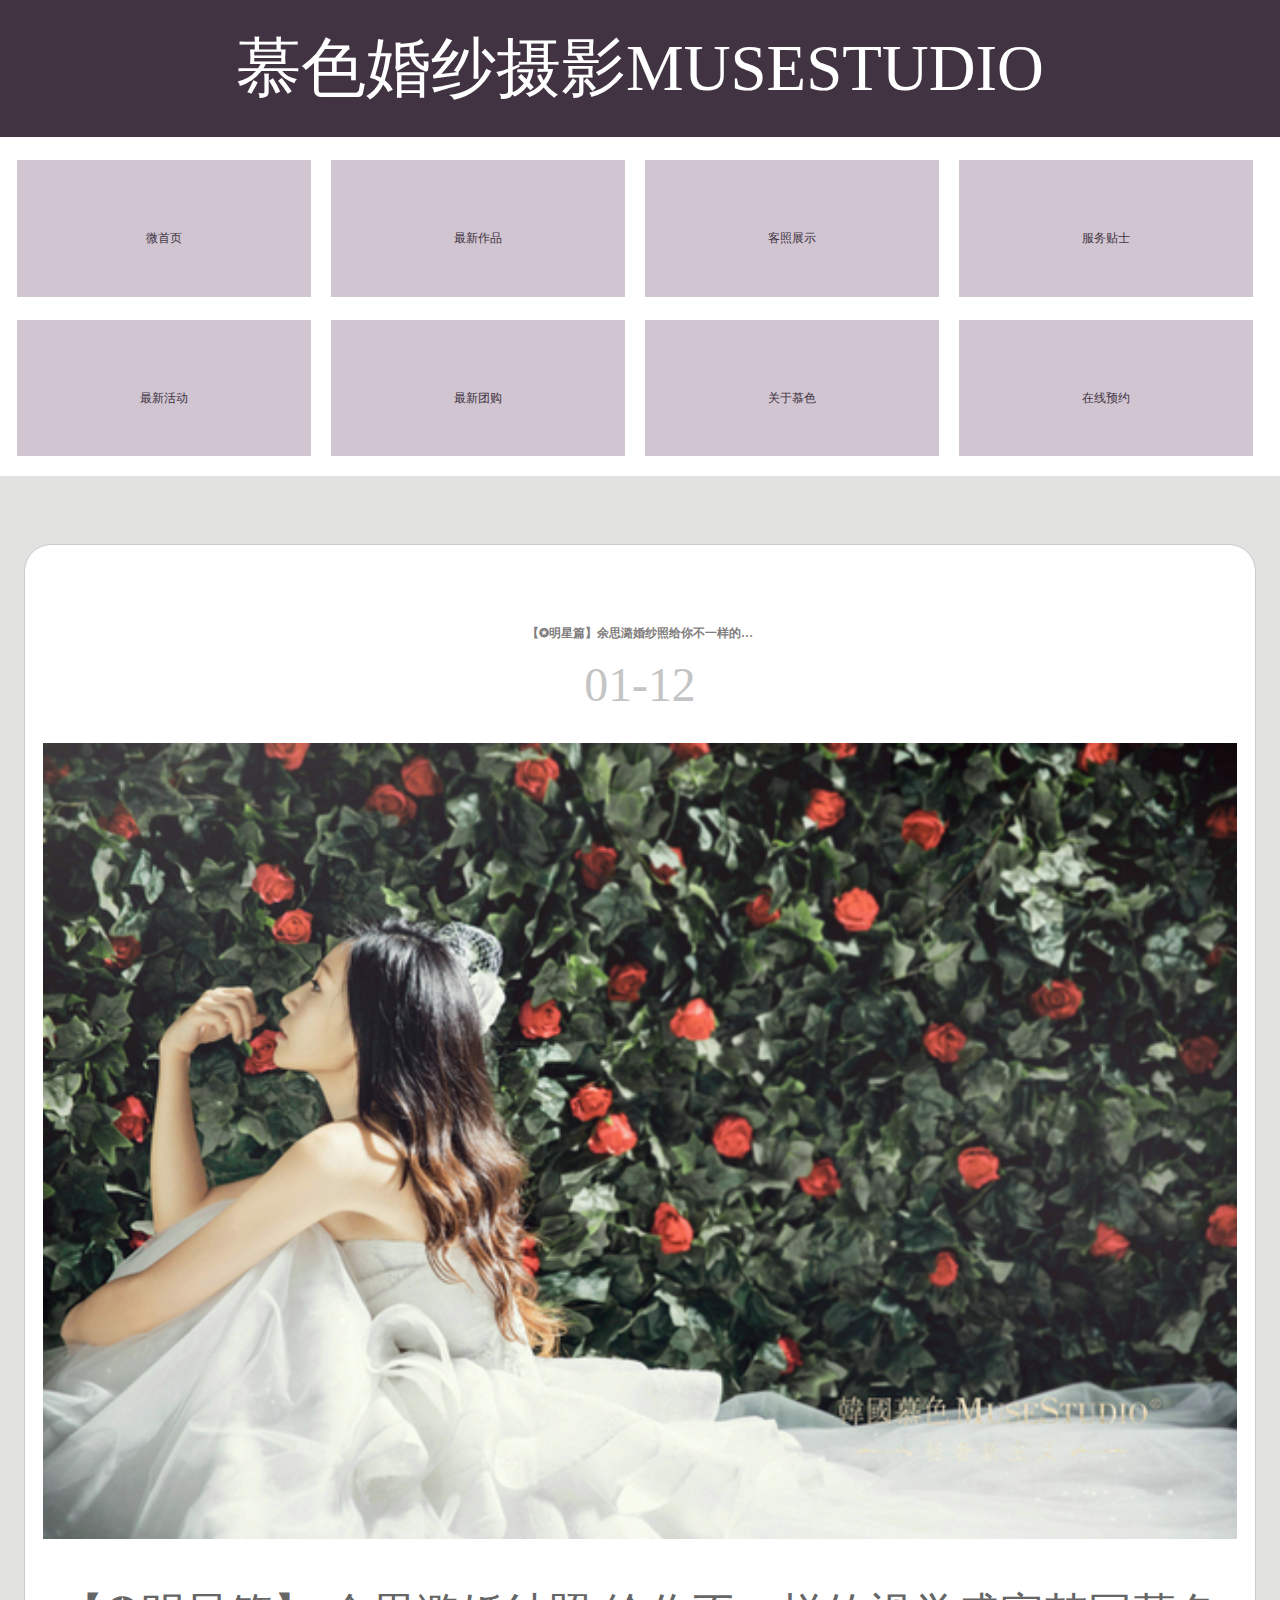
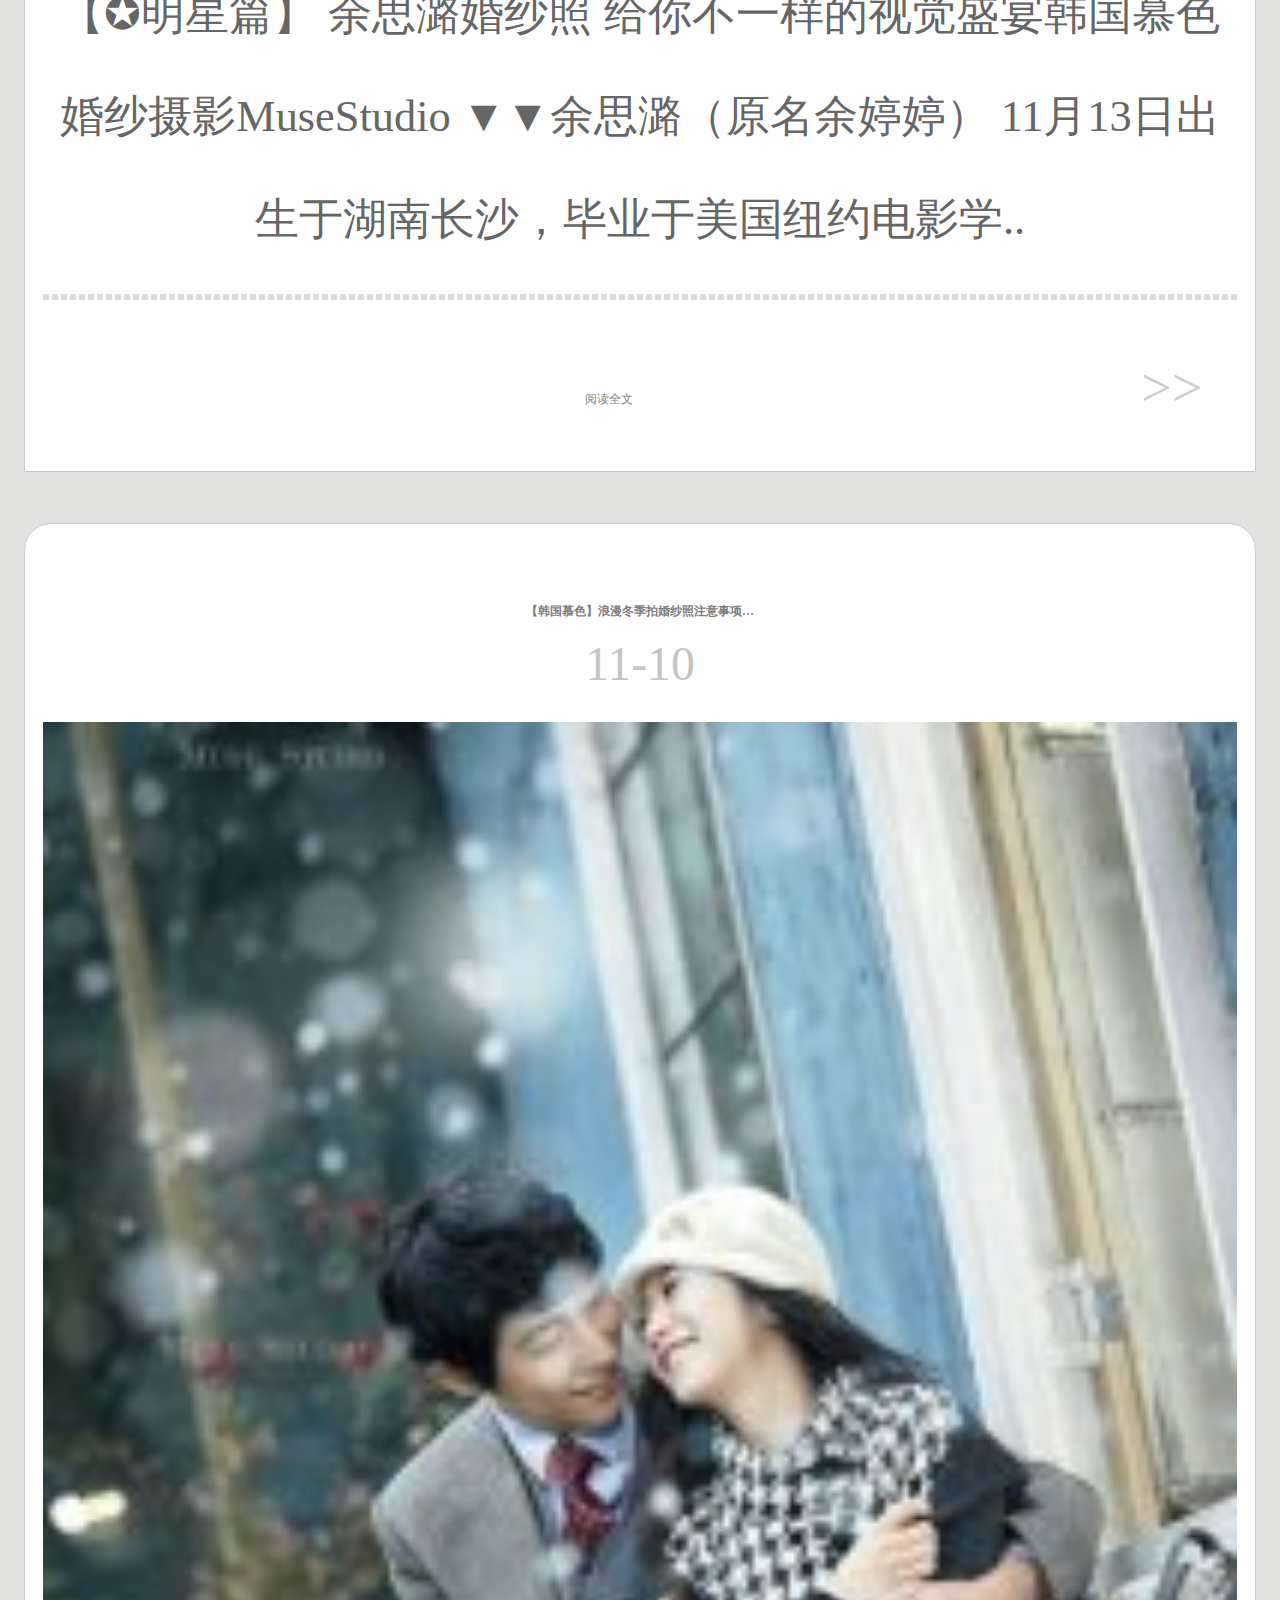
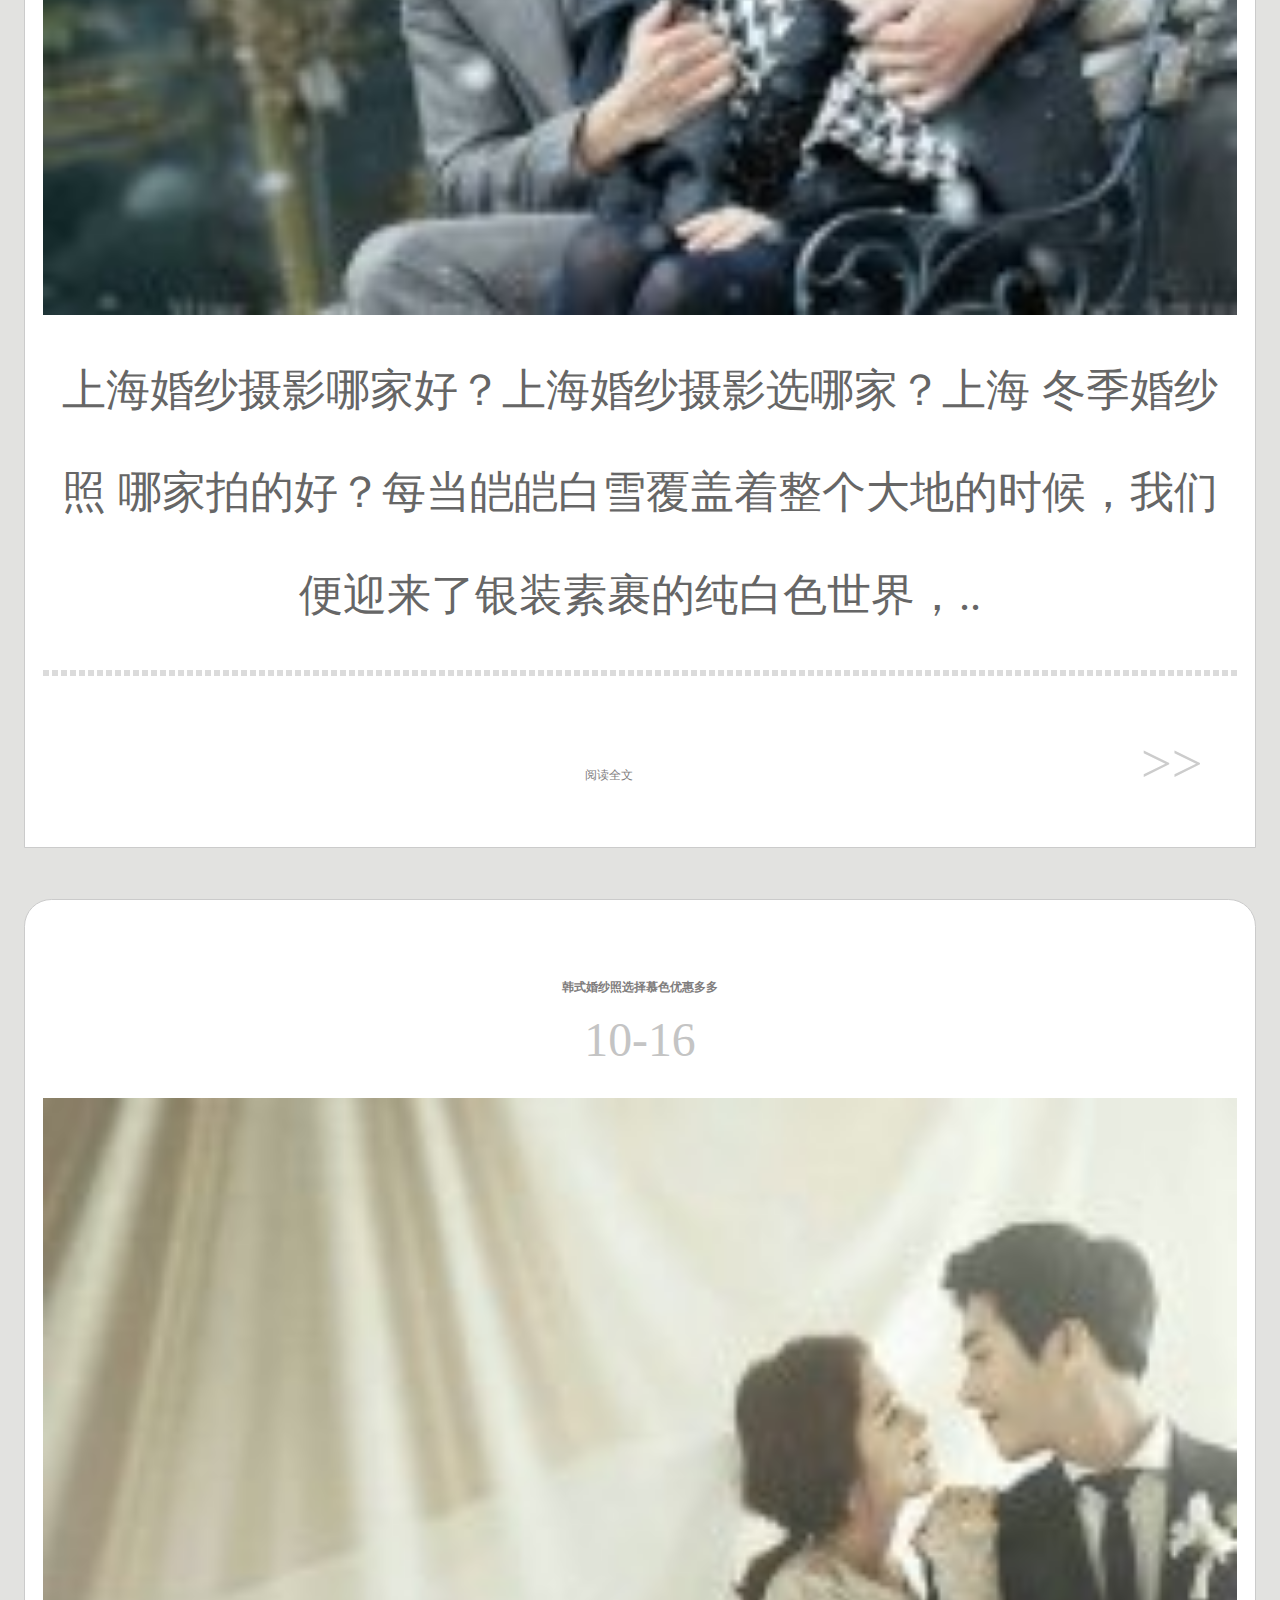
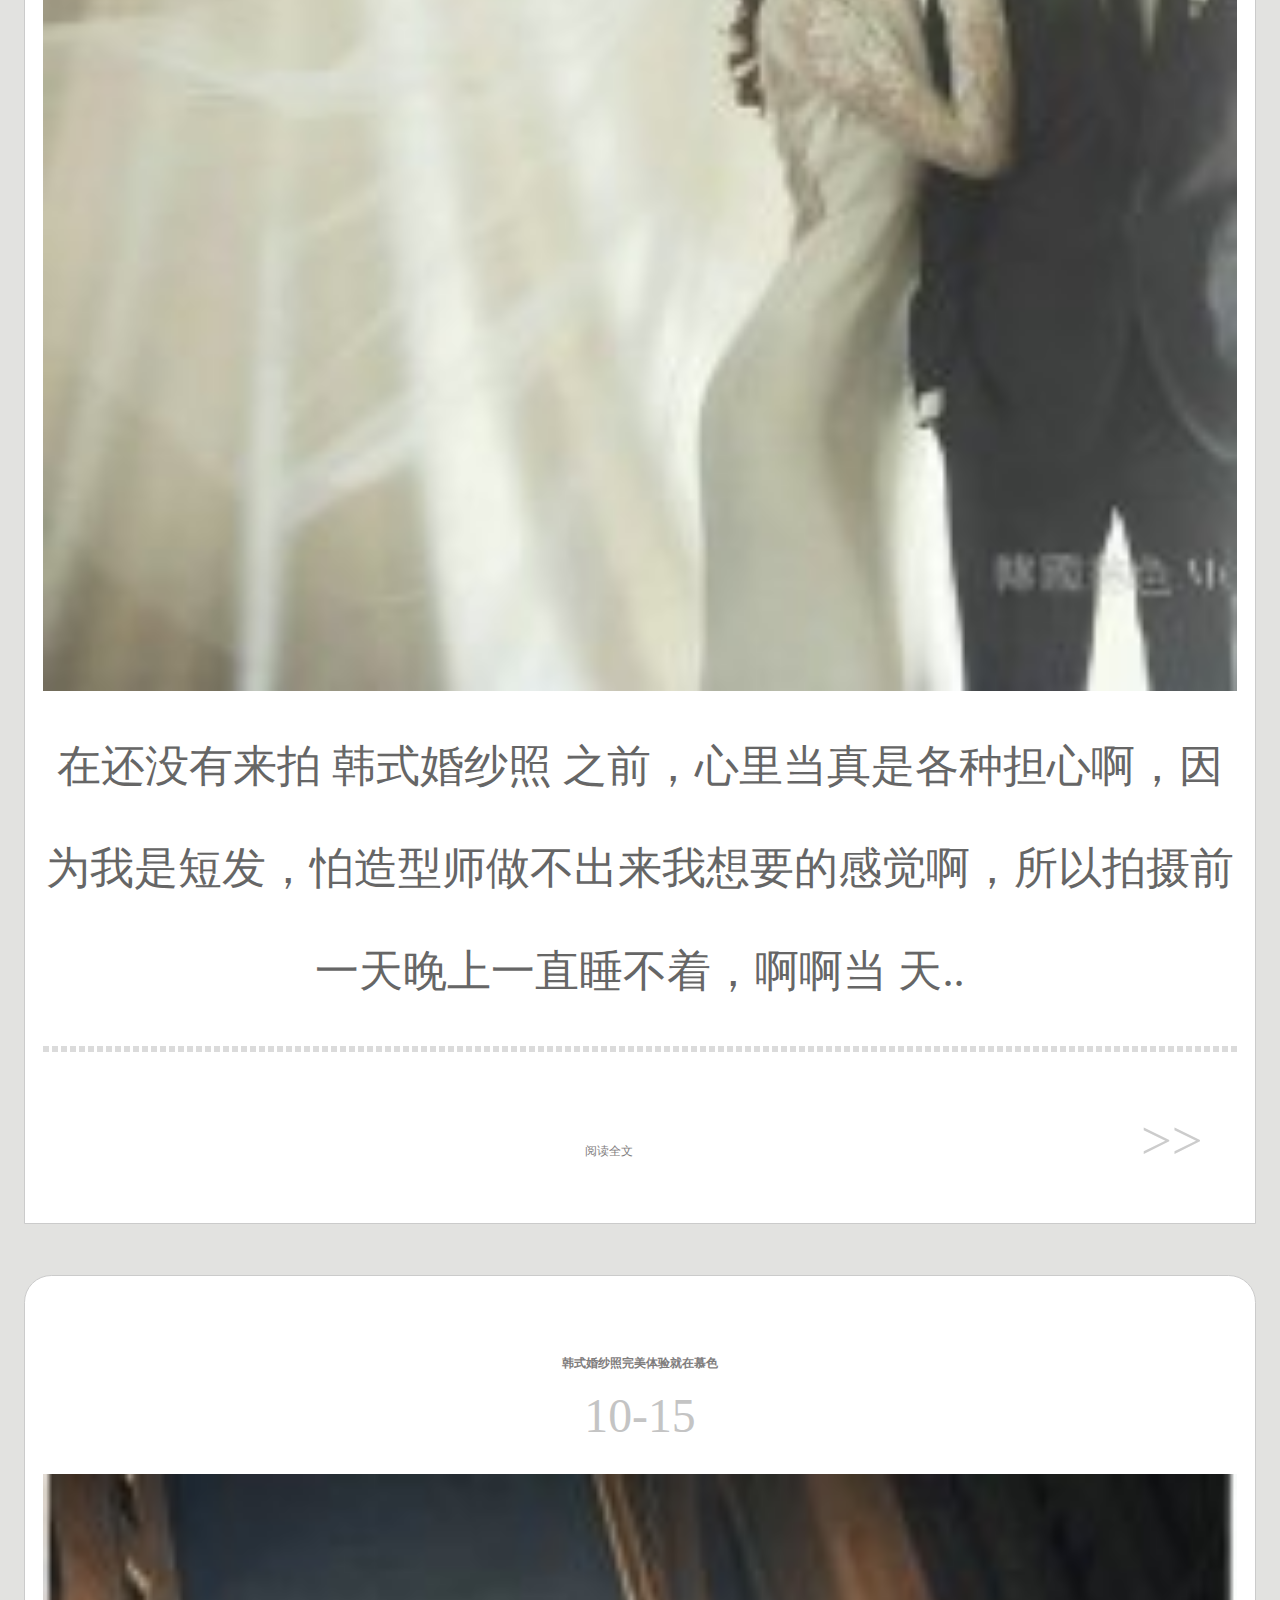
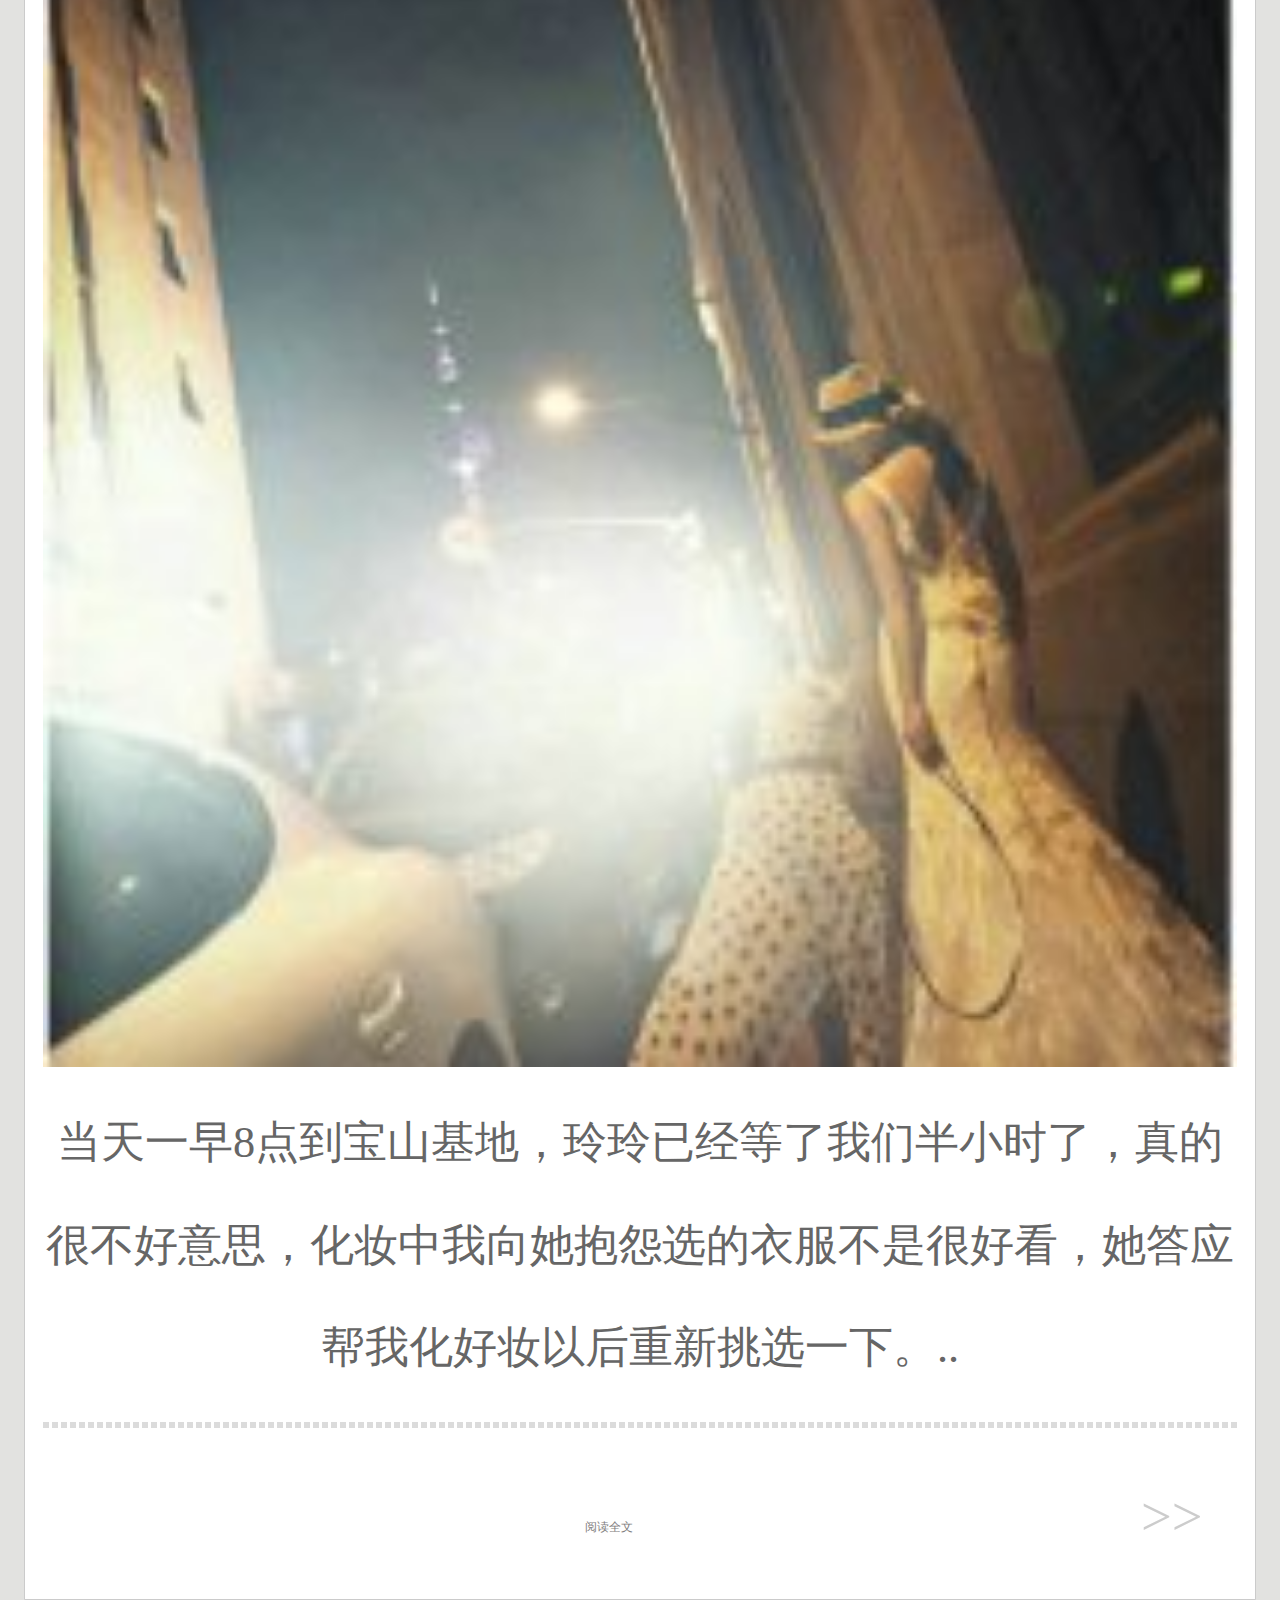
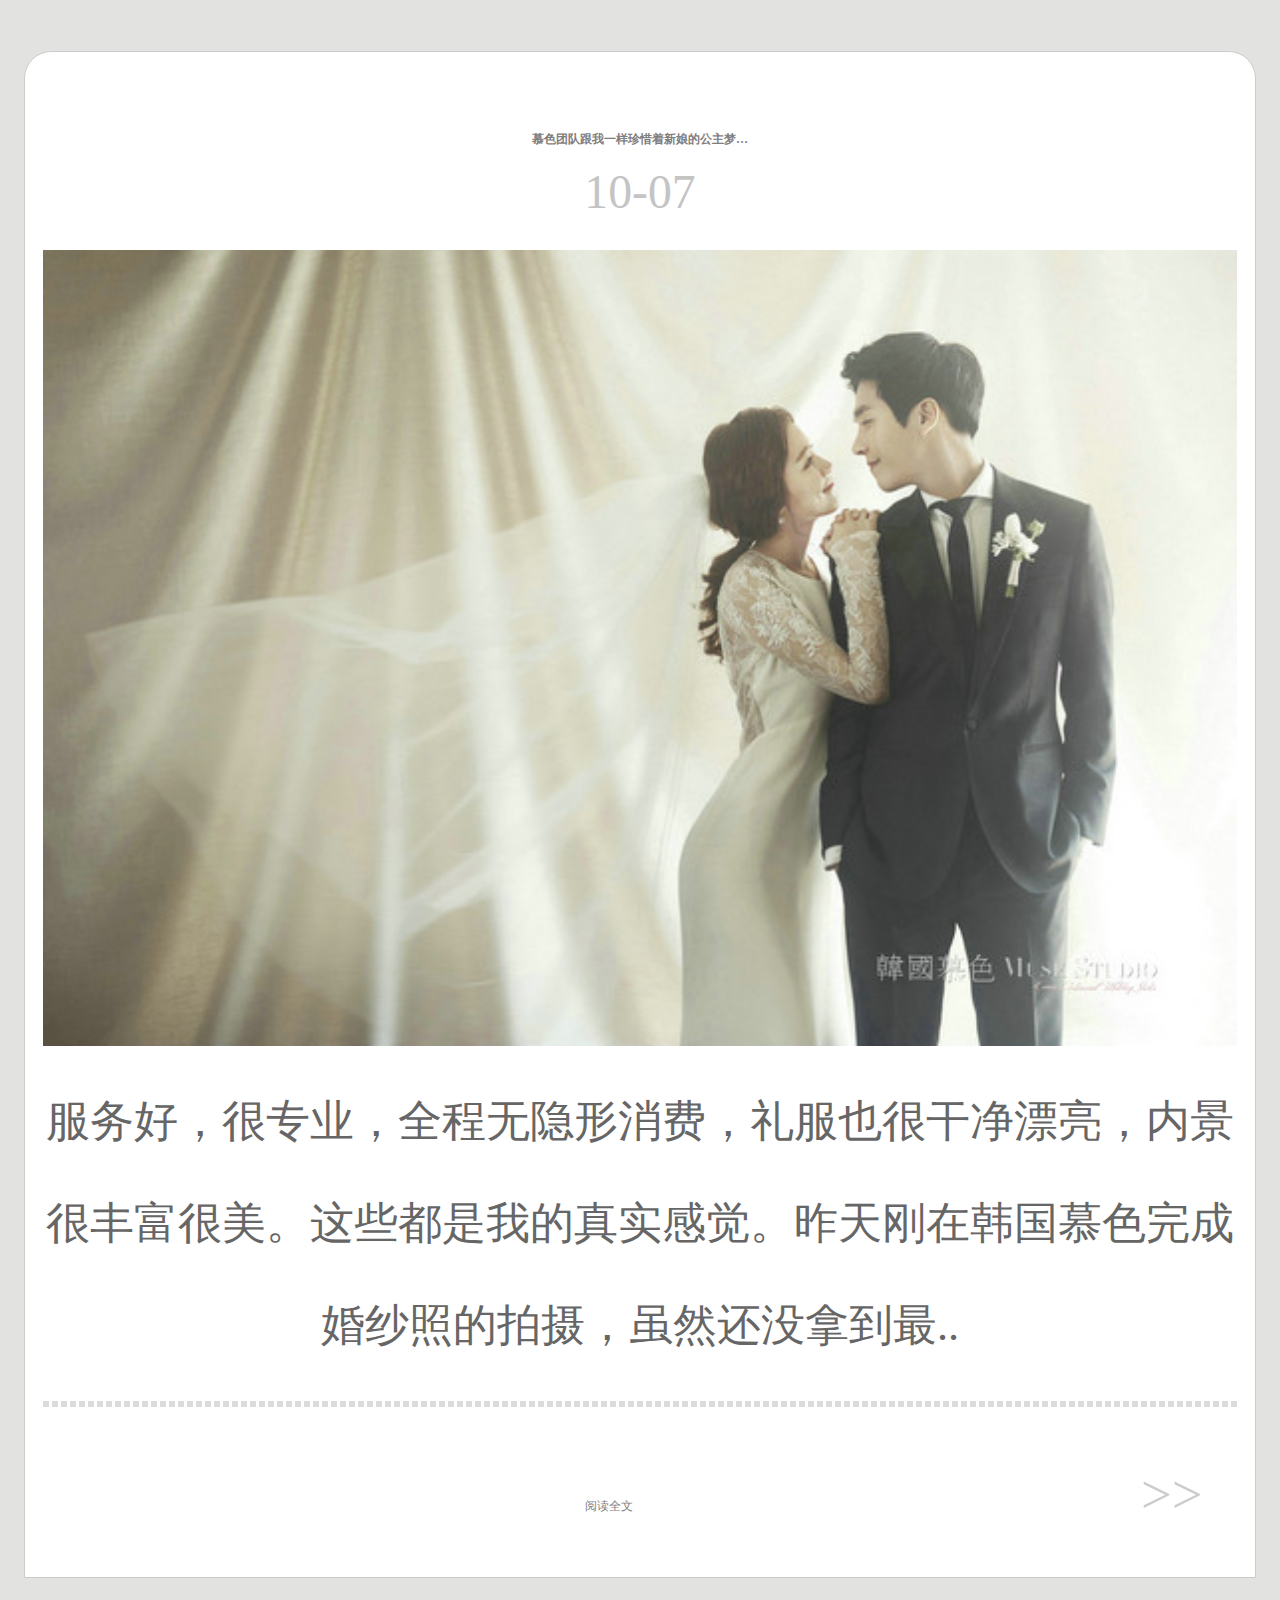
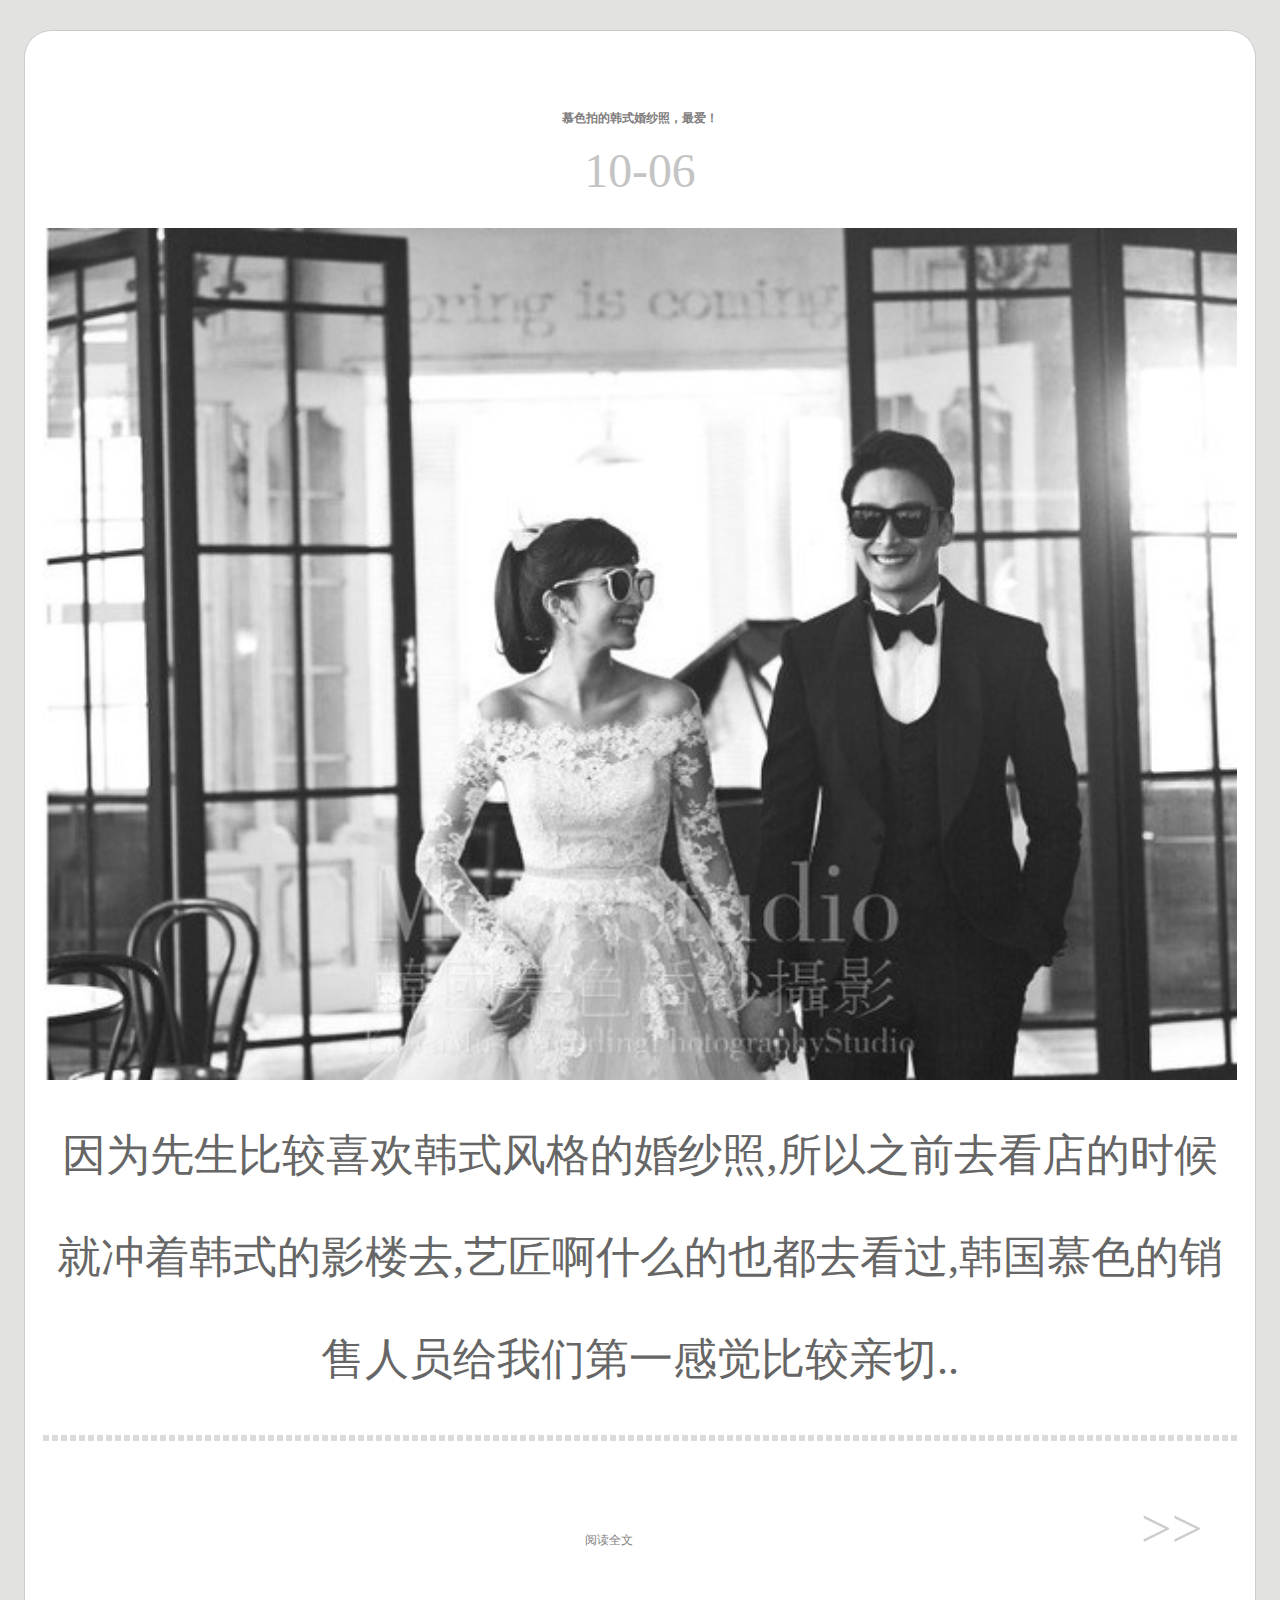
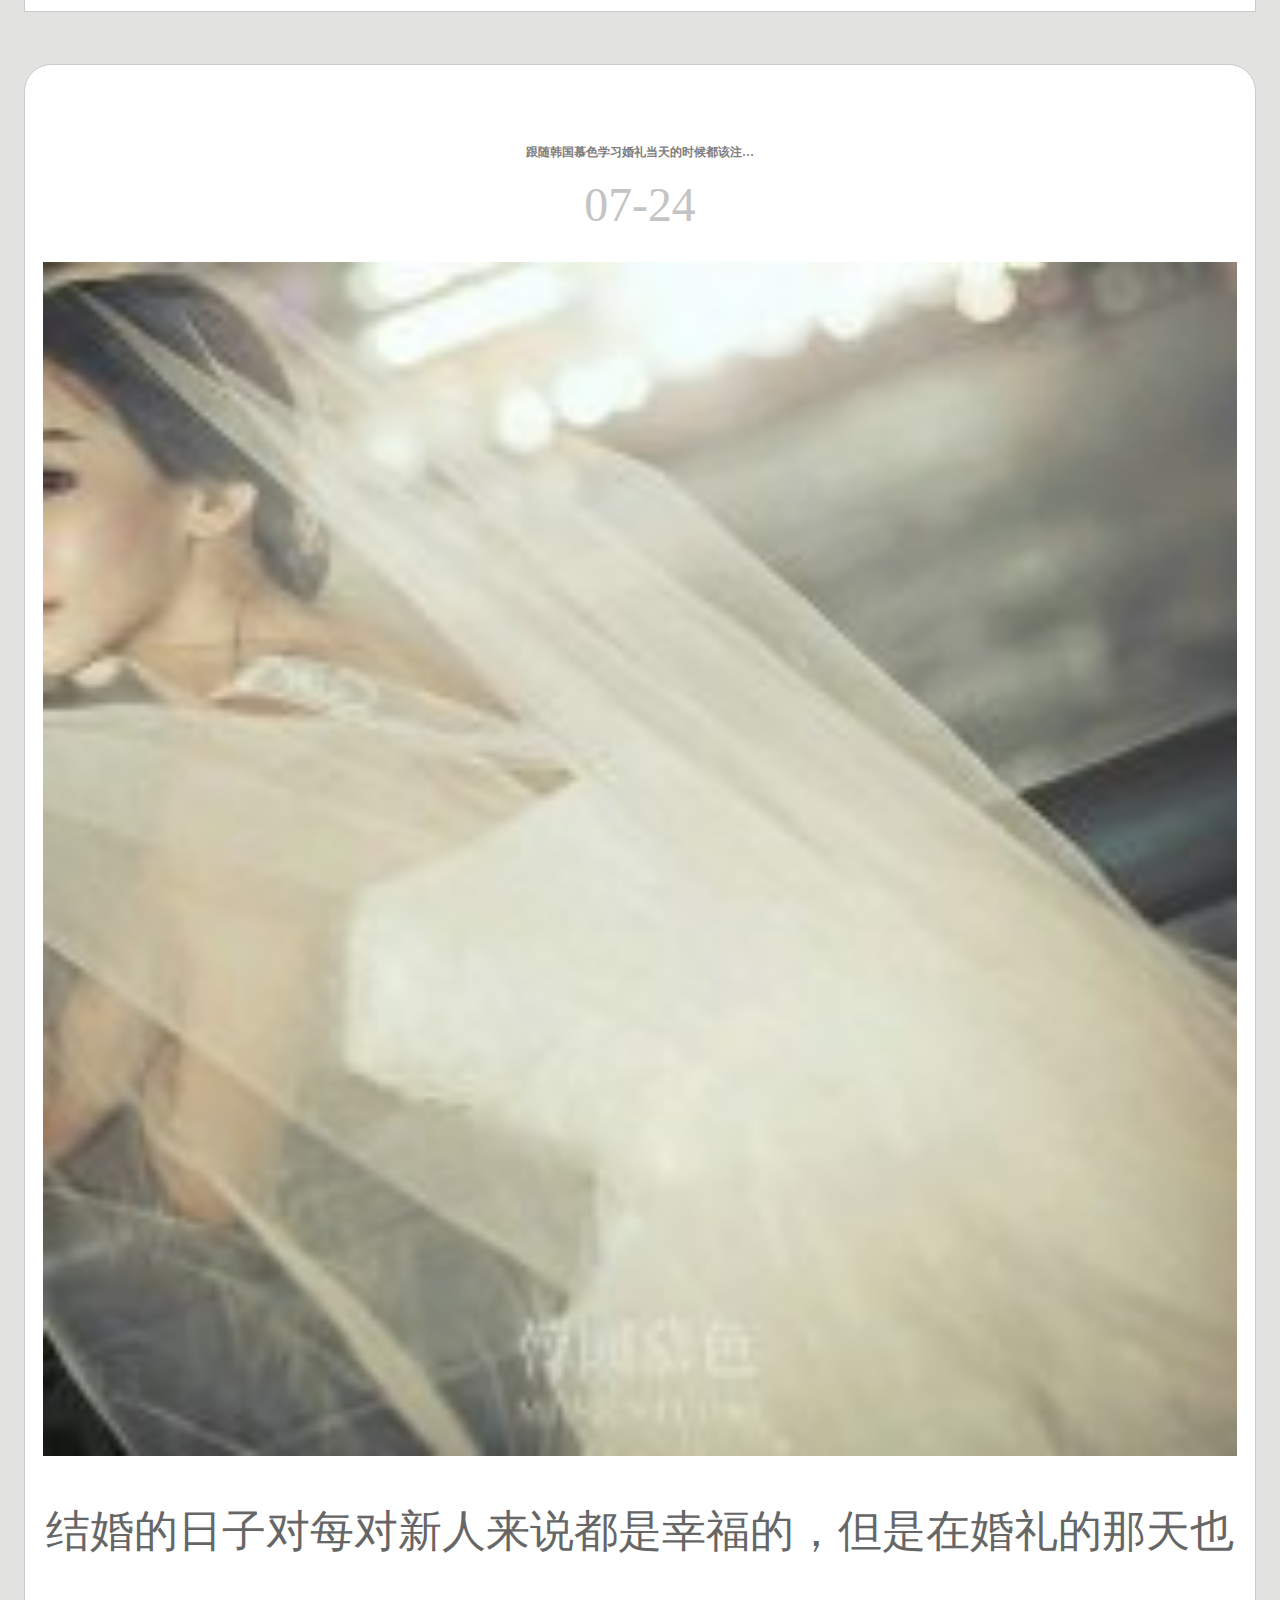
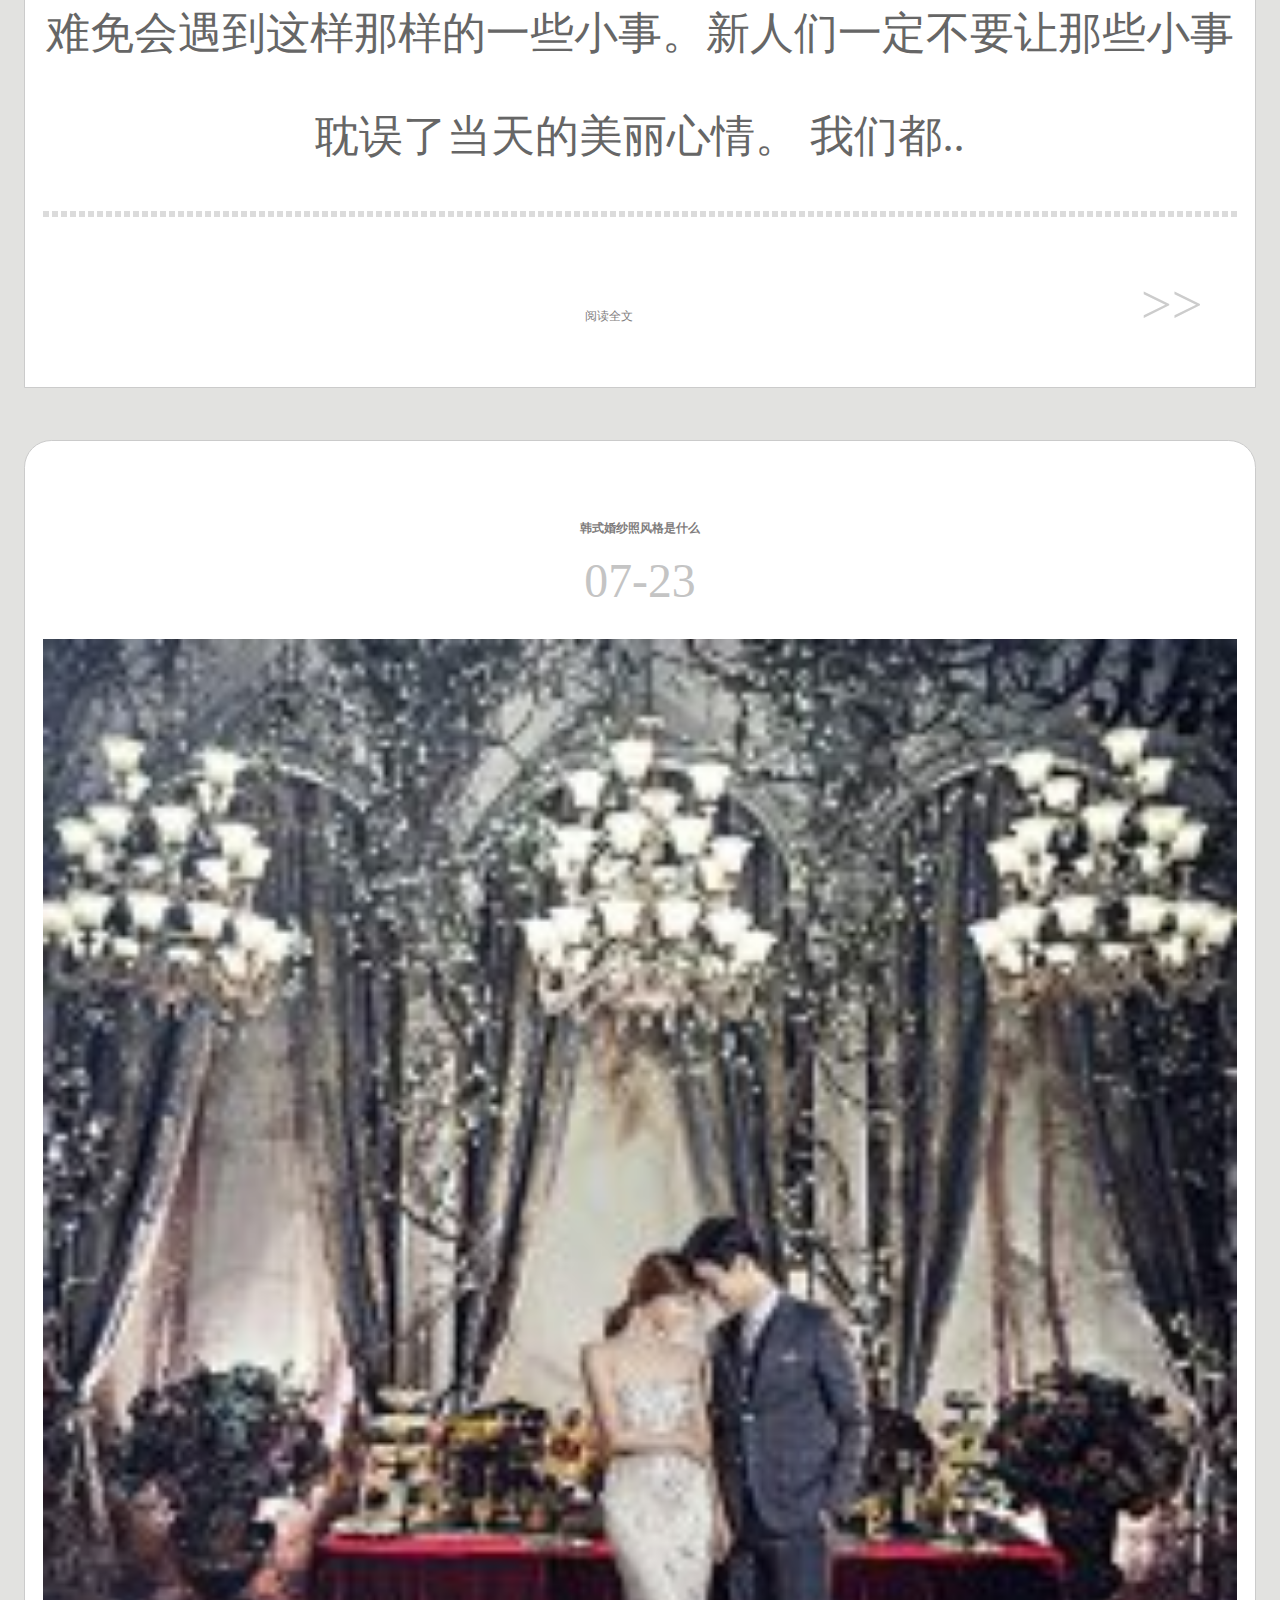
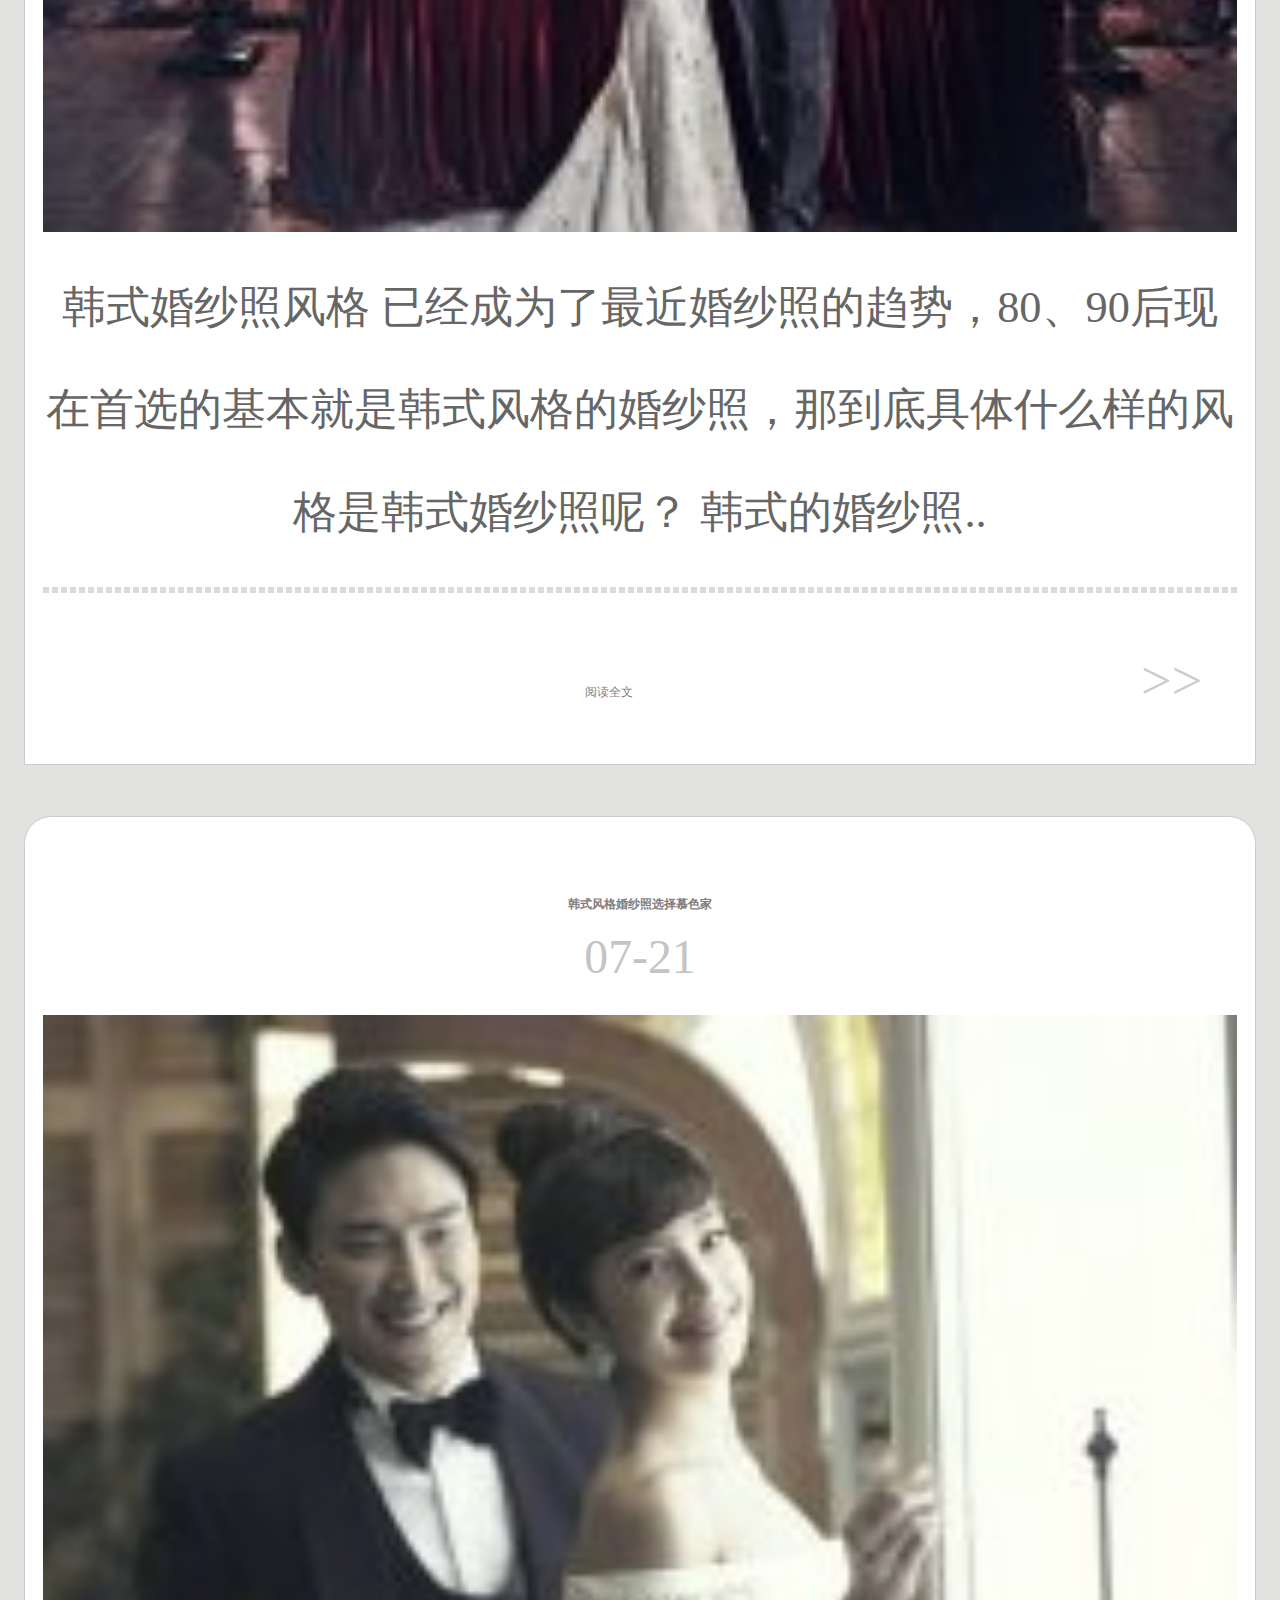
<file: html/Service Tips.html>
<!doctype html>
<html>
<head>
<meta charset="utf-8">
<meta name="viewport" content="width=device-width, initial-scale=1.0, maximum-scale=1.0, user-scalable=0/no">
<meta content="telephone=no,email=no" name="format-detection"/>
<meta name="apple-mobile-web-app-capable" content="yes">
<meta name="apple-mobile-web-app-status-bar-style" content="black">   
<title>服务贴士</title>
<link href="../css/Service Tips.css" rel="stylesheet">
<link href="../css/common.css" rel="stylesheet">
<link href="../css/base.css" rel="stylesheet">
<script>
    (function(){
        function initFontSize(){
            document.documentElement.style.fontSize=20*document.documentElement.clientWidth/375+'px';
        }
        initFontSize();

        window.addEventListener('resize',initFontSize,false);
    })();
</script>
</head>

<body>
<div id="wrapper">
	<!-- tou -->
    <div id="branding">		
        <a href="../index.html" title="MUSESTUDIO">慕色婚纱摄影MUSESTUDIO</a>							
    </div>	
    <div style="clear:both; height:1.5rem; width:18.75rem;"></div>
    <div class="navee">
        <span>
            <a href="../index.html">微首页</a>
        </span>
        <span>
            <a href="xinzuo.html">最新作品</a> 
        </span>
        <span>
            <a href="According to the guest.html">客照展示</a> 
        </span>
        <span>
            <a href="Service Tips.html">服务贴士</a>
        </span>
        <span>
            <a href="xinhuo.html">最新活动</a>
        </span>
        <span>
            <a href="xintuan.html">最新团购</a>
        </span>
        <span>
            <a href="About.html">关于慕色</a>
        </span>
        <span>
            <a href="New theme.html">在线预约</a>
        </span>
    </div>
    <div style="clear:both"></div>
    <!-- neirong -->
    <div class="inner" style=" background:#e2e2e0">
        <div class="yj">
            <div class="one">
                <div class="kai">
                    <a href="javascript:;">【✪明星篇】余思潞婚纱照给你不一样的…</a>
                </div>
                <div class="two">01-12</div>
                <a href="javascript:;">
                    <img src="../images/9.jpg" alt="">
                </a>
                <p class="three">【✪明星篇】 余思潞婚纱照 给你不一样的视觉盛宴韩国慕色婚纱摄影MuseStudio ▼▼余思潞（原名余婷婷） 11月13日出生于湖南长沙，毕业于美国纽约电影学..</p>
                <div class="four"></div>
                <h3 style="font-size:0.8rem; padding:0rem 0.5rem; line-height:2.5rem; color:#000000">
                    <a href="javascript:;">阅读全文</a>
                    <span class="six">&gt;&gt;</span>
                </h3>
            </div>
        </div>
        <div class="yj">
            <div class="one">
                <div class="kai">
                    <a href="javascript:;">【韩国慕色】浪漫冬季拍婚纱照注意事项…</a>
                </div>
                <div class="two">11-10</div>
                <a href="javascript:;">
                    <img src="../images/8.jpg" alt="">
                </a>
                <p class="three">上海婚纱摄影哪家好？上海婚纱摄影选哪家？上海 冬季婚纱照 哪家拍的好？每当皑皑白雪覆盖着整个大地的时候，我们便迎来了银装素裹的纯白色世界，..</p>
                <div class="four"></div>
                <h3 style="font-size:0.8rem; padding:0rem 0.5rem; line-height:2.5rem; color:#000000">
                    <a href="javascript:;">阅读全文</a>
                    <span class="six">&gt;&gt;</span>
                </h3>
            </div>
        </div>
        <div class="yj">
            <div class="one">
                <div class="kai">
                    <a href="javascript:;">韩式婚纱照选择慕色优惠多多</a>
                </div>
                <div class="two">10-16</div>
                <a href="javascript:;">
                    <img src="../images/5.jpg" alt="">
                </a>
                <p class="three">在还没有来拍 韩式婚纱照 之前，心里当真是各种担心啊，因为我是短发，怕造型师做不出来我想要的感觉啊，所以拍摄前一天晚上一直睡不着，啊啊当 天..</p>
                <div class="four"></div>
                <h3 style="font-size:0.8rem; padding:0rem 0.5rem; line-height:2.5rem; color:#000000">
                    <a href="javascript:;">阅读全文</a>
                    <span class="six">&gt;&gt;</span>
                </h3>
            </div>
</div>
        <div class="yj">
            <div class="one">
                <div class="kai">
                    <a href="javascript:;">韩式婚纱照完美体验就在慕色</a>
                </div>
                <div class="two">10-15</div>
                <a href="javascript:;">
                    <img src="../images/0.jpg" alt="">
                </a>
                <p class="three">当天一早8点到宝山基地，玲玲已经等了我们半小时了，真的很不好意思，化妆中我向她抱怨选的衣服不是很好看，她答应帮我化好妆以后重新挑选一下。..</p>
                <div class="four"></div>
                <h3 style="font-size:0.8rem; padding:0rem 0.5rem; line-height:2.5rem; color:#000000">
                    <a href="javascript:;">阅读全文</a>
                    <span class="six">&gt;&gt;</span>
                </h3>
            </div>
        </div>
        <div class="yj">
            <div class="one">
                <div class="kai">
                    <a href="javascript:;">慕色团队跟我一样珍惜着新娘的公主梦…</a>
                </div>
                <div class="two">10-07</div>
                <a href="javascript:;">
                    <img src="../images/4.jpg" alt="">
                </a>
                <p class="three">服务好，很专业，全程无隐形消费，礼服也很干净漂亮，内景很丰富很美。这些都是我的真实感觉。昨天刚在韩国慕色完成婚纱照的拍摄，虽然还没拿到最..</p>
                <div class="four"></div>
                <h3 style="font-size:0.8rem; padding:0rem 0.5rem; line-height:2.5rem; color:#000000">
                    <a href="javascript:;">阅读全文</a>
                    <span class="six">&gt;&gt;</span>
                </h3>
            </div>
        </div>
        <div class="yj">
            <div class="one">
                <div class="kai">
                    <a href="javascript:;">慕色拍的韩式婚纱照，最爱！</a>
                </div>
                <div class="two">10-06</div>
                <a href="javascript:;">
                	<img src="../images/6.jpg" alt="">
                </a>
                <p class="three">因为先生比较喜欢韩式风格的婚纱照,所以之前去看店的时候就冲着韩式的影楼去,艺匠啊什么的也都去看过,韩国慕色的销售人员给我们第一感觉比较亲切..</p>
                <div class="four"></div>
                <h3 style="font-size:0.8rem; padding:0rem 0.5rem; line-height:2.5rem; color:#000000">
                    <a href="javascript:;">阅读全文</a>
                    <span class="six">&gt;&gt;</span>
                </h3>
            </div>
        </div>
        <div class="yj">
            <div class="one">
                <div class="kai">
                    <a href="javascript:;">跟随韩国慕色学习婚礼当天的时候都该注…</a>
                </div>
                <div class="two">07-24</div>
                <a href="javascript:;">
                    <img src="../images/3.jpg" alt="">
                </a>
                <p class="three">结婚的日子对每对新人来说都是幸福的，但是在婚礼的那天也难免会遇到这样那样的一些小事。新人们一定不要让那些小事耽误了当天的美丽心情。 我们都..</p>
                <div class="four"></div>
                <h3 style="font-size:0.8rem; padding:0rem 0.5rem; line-height:2.5rem; color:#000000">
                    <a href="javascript:;">阅读全文</a>
                    <span class="six">&gt;&gt;</span>
                </h3>
            </div>
        </div>
        <div class="yj">
            <div class="one">
                <div class="kai">
                    <a href="javascript:;">韩式婚纱照风格是什么</a>
                </div>
                <div class="two">07-23</div>
                <a href="javascript:;">
                    <img src="../images/7.JPG" alt="">
                </a>
                <p class="three">韩式婚纱照风格 已经成为了最近婚纱照的趋势，80、90后现在首选的基本就是韩式风格的婚纱照，那到底具体什么样的风格是韩式婚纱照呢？ 韩式的婚纱照..</p>
                <div class="four"></div>
                <h3 style="font-size:0.8rem; padding:0rem 0.5rem; line-height:2.5rem; color:#000000">
                    <a href="javascript:;">阅读全文</a>
                    <span class="six">&gt;&gt;</span>
                </h3>
            </div>
        </div>
        <div class="yj">
            <div class="one">
                <div class="kai">
                    <a href="javascript:;">韩式风格婚纱照选择慕色家</a>
                </div>
                <div class="two">07-21</div>
                <a href="javascript:;">
                    <img src="../images/2.jpg" alt="">
                </a>
                <p class="three">在婚博会上订的暮色，因为一直喜欢的就是 韩式风格婚纱照 的，在去婚博会之前也网上查了些关于韩式婚纱摄影的各店，当时关注的就有暮色这家。 加上..</p>
                <div class="four"></div>
                <h3 style="font-size:0.8rem; padding:0rem 0.5rem; line-height:2.5rem; color:#000000">
                    <a href="javascript:;">阅读全文</a>
                    <span class="six">&gt;&gt;</span>
                </h3>
            </div>
        </div>
        <div class="yj">
            <div class="one">
                <div class="kai">
                    <a href="javascript:;">婚纱照相框用什么材质的好</a>
                </div>
                <div class="two">07-18</div>
                <a href="javascript:;">
                    <img src="../images/1.jpg" alt="">
                </a>
                <p class="three">首先婚纱摄影店小编来说说关于婚纱照相册的材质。一般的相册里面材质都是一样的强压硬度纸张材质。 不同的主要在封面上。据婚纱摄影店小编所知摄影..</p>
                <div class="four"></div>
                <h3 style="font-size:0.8rem; padding:0rem 0.5rem; line-height:2.5rem; color:#000000">
                    <a href="javascript:;">阅读全文</a>
                    <span class="six">&gt;&gt;</span>
                </h3>
            </div>
        </div>
        <div class="dede_pages" style=" margin-top:20px;">
        </div>  
    </div>
    <!--wei-->
    <footer>
        <div class="fot1">
            <img src="../images/s11.png" alt="" class="fot2"/>
            <i>致电 韩国慕色</i>
            <span>STUDlO</span>
            <h4>400-6137-808</h4>
            <p>KOREA MUSE STUDIO</p>
        </div>
        <div class="fot3 clearfix">
            <p class="fl">每日客片速递</p>
            <img src="../images/s12.png" alt="" class="fr"/>
        </div>
        <div class="fot3 clearfix">
            <p class="fl">全新主题作品发布</p>
            <img src="../images/s12.png" alt="" class="fr fo1"/>
        </div>
        <div class="fot4">
            <a href="javascript:;">预约拍摄档期</a>
            <span>客服电话</span>
            <i>400-6137-808</i>
            <p>结婚资讯 | 最新优惠 | 关于慕色</p>
            <b>Copyright @ 2015 MUSESTUDIC<br />使用条款 | 免责声明及法律条款</b>
        </div>
        <ul class="fot5">
            <li class="clearfix">
                <img src="../images/s13.png" class="fl"/>
                <p class="fl">查询报价</p>
            </li>
            <li class="clearfix">
                <img src="../images/s13.png" class="fl"/>
                <p class="fl">电话咨询</p>
            </li>
            <li class="clearfix">
                <img src="../images/s13.png" class="fl"/>
                <p class="fl">在线咨询</p>
            </li>
        </ul>
    </footer>
</div>
</body>
</html>
</file>
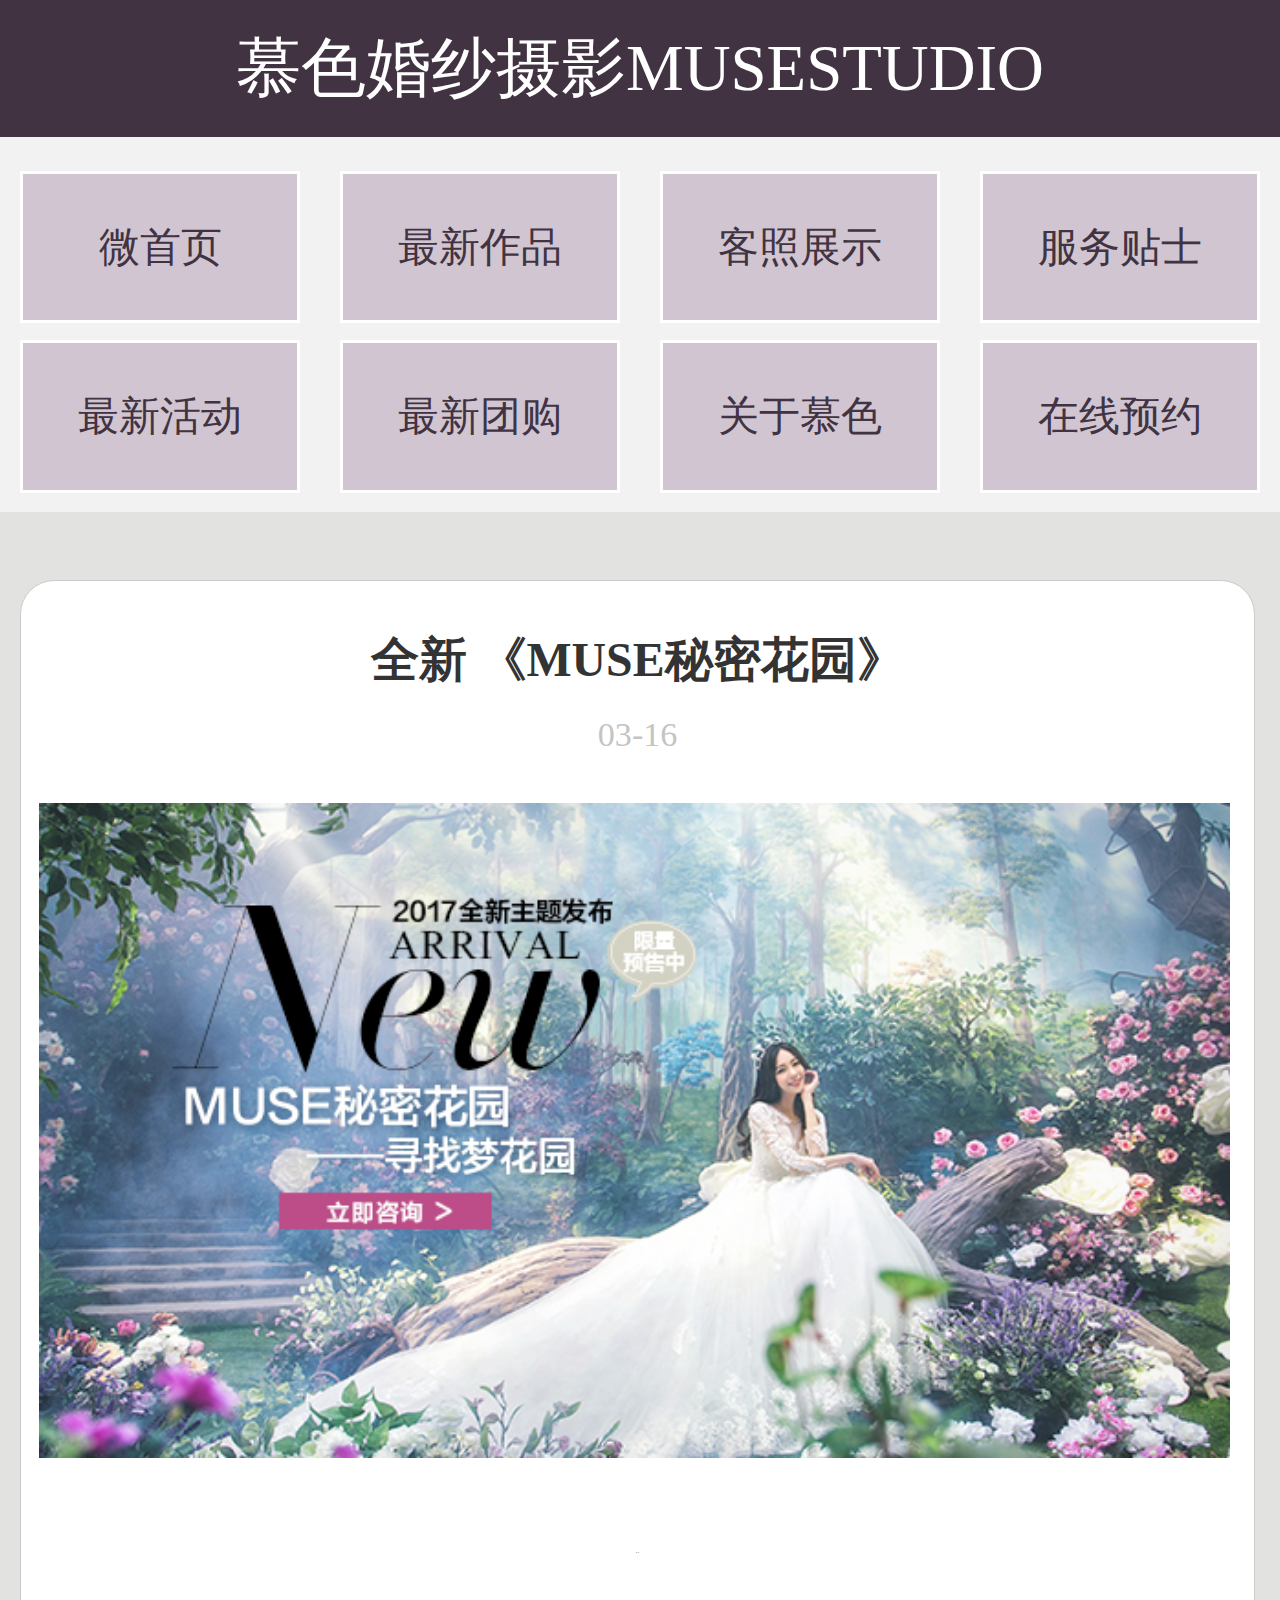
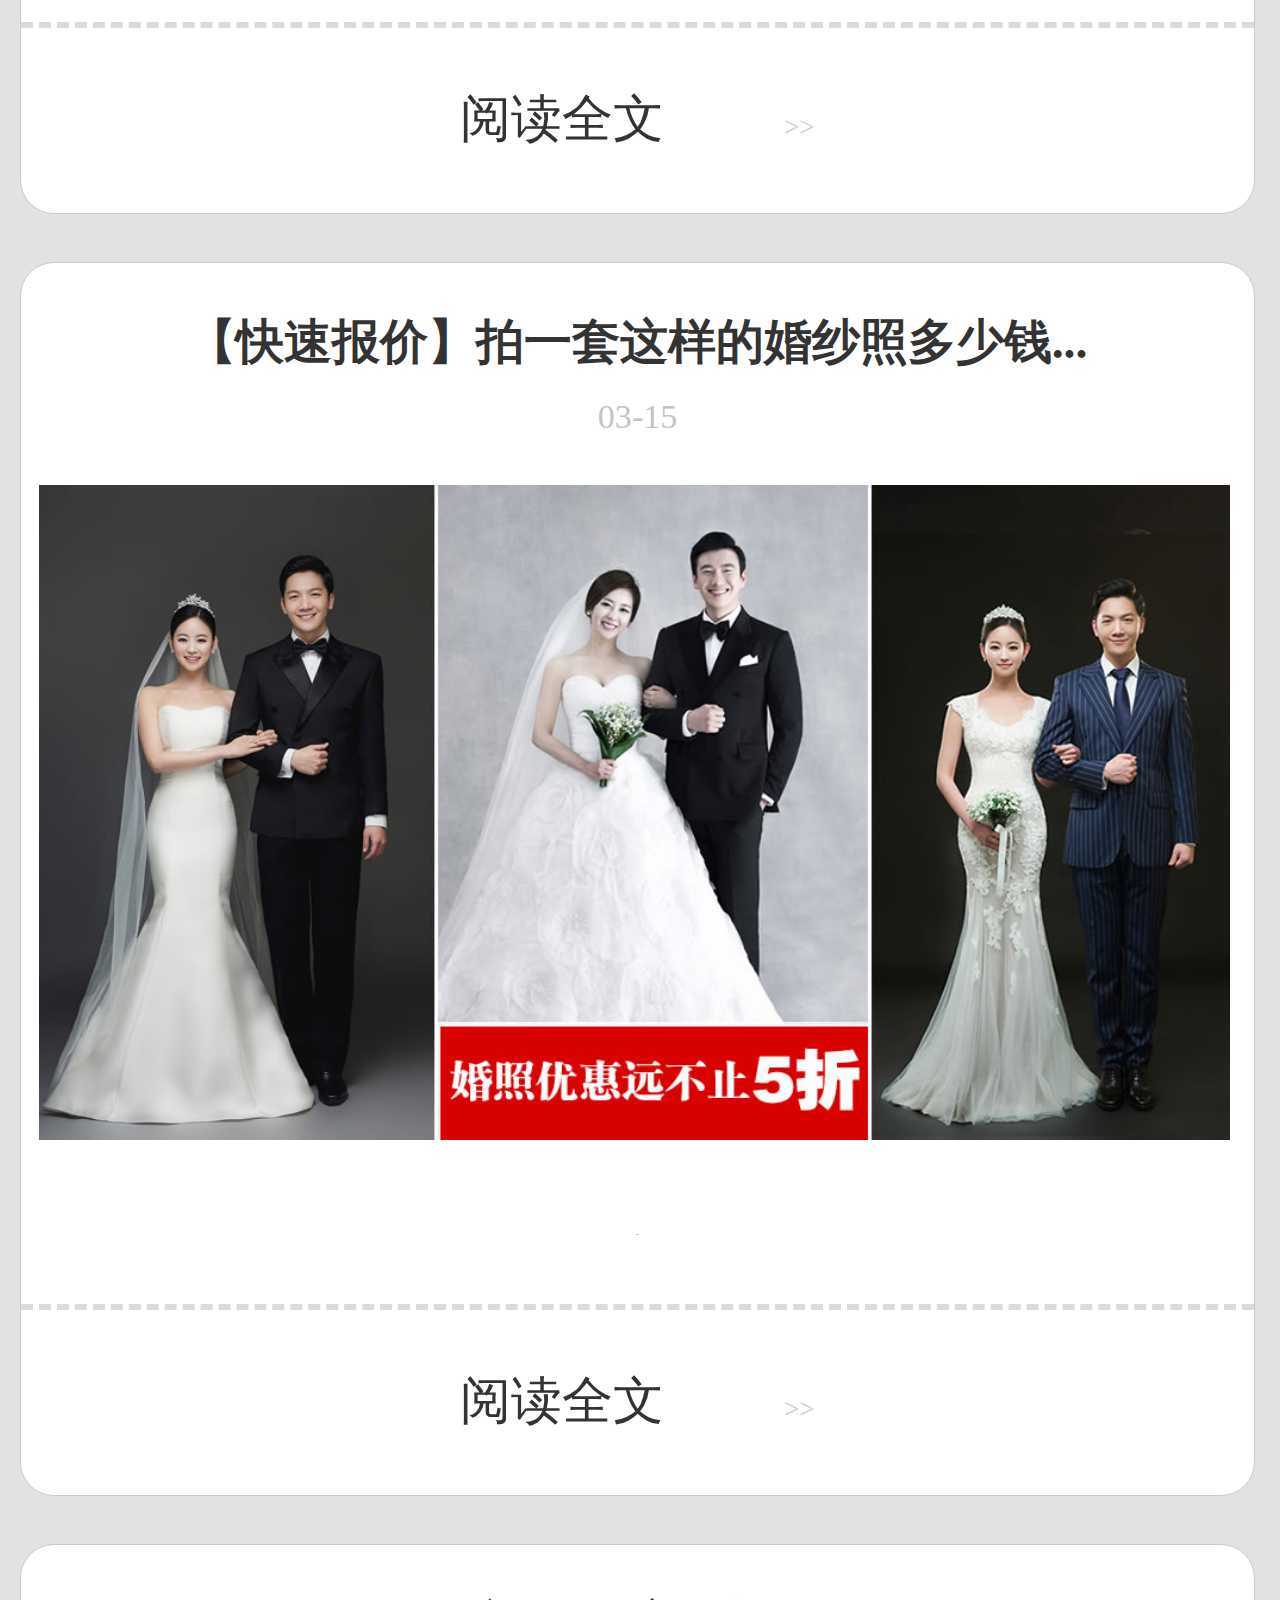
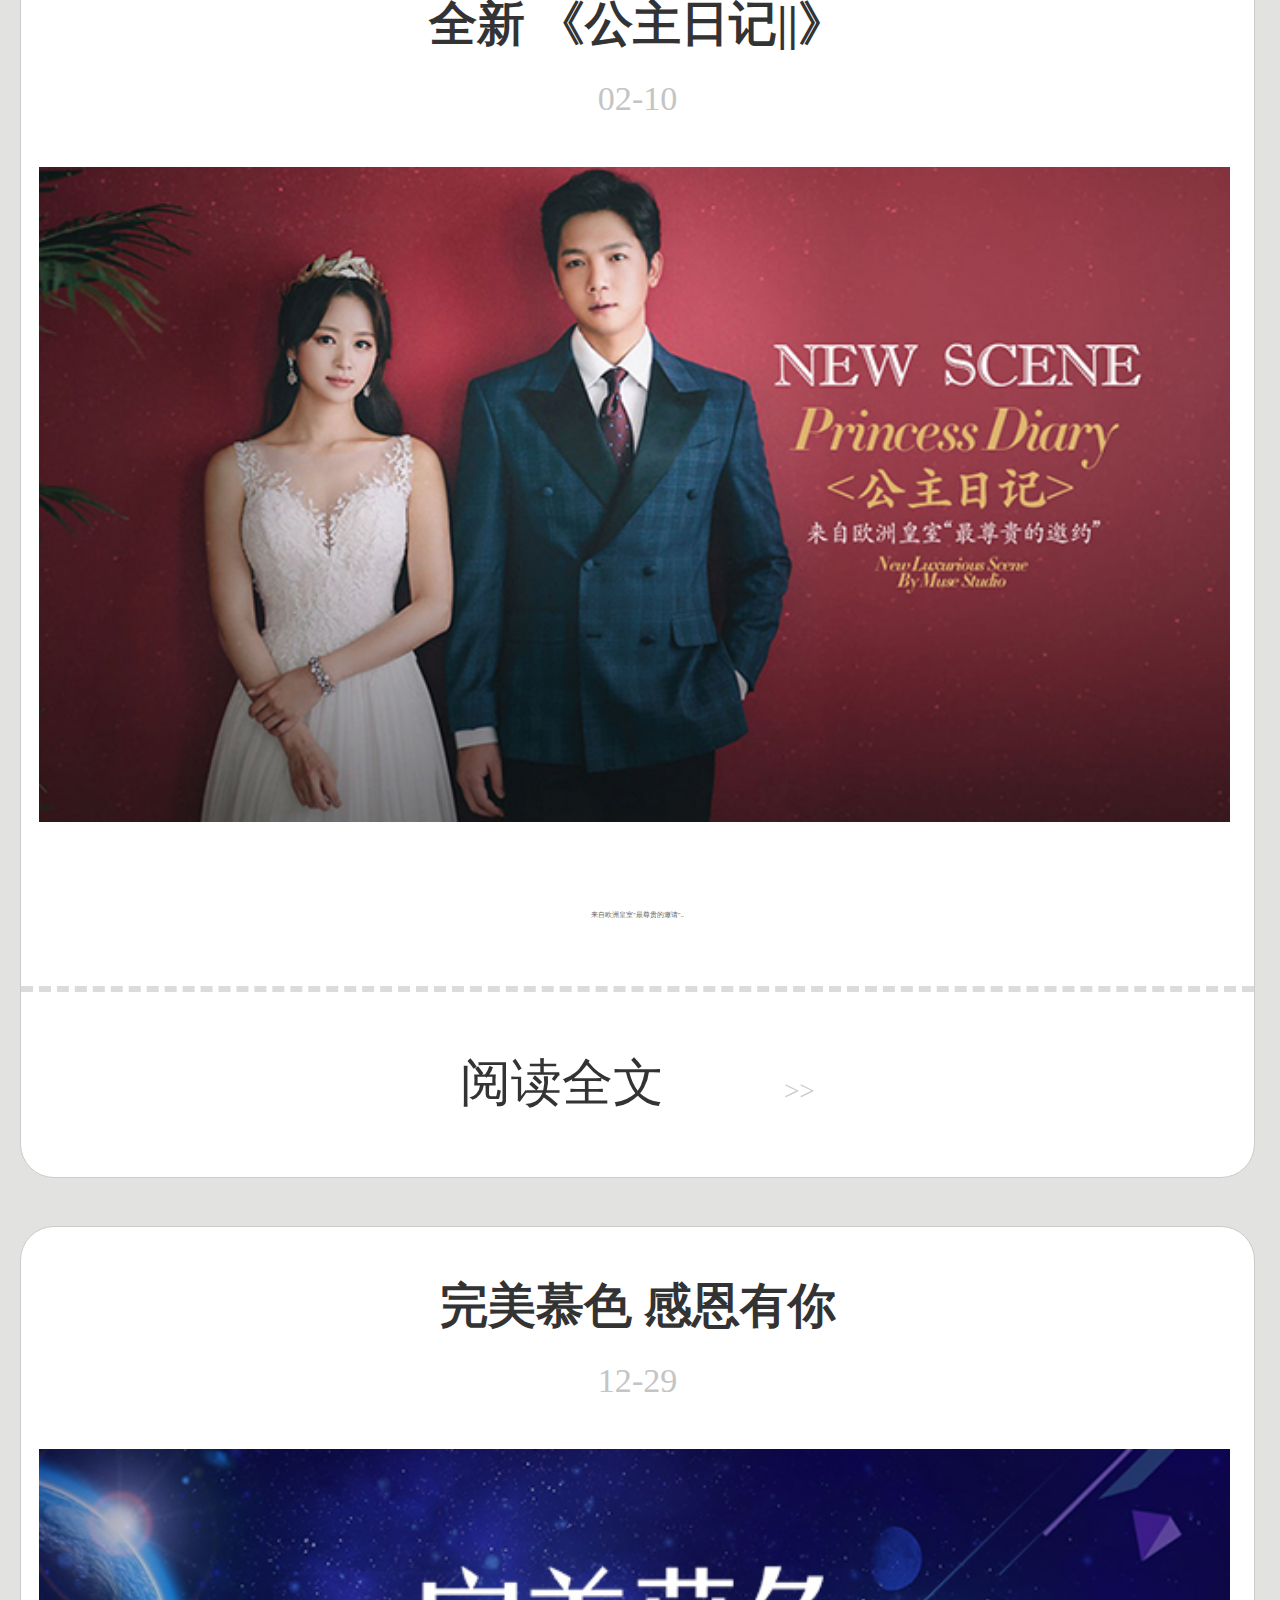
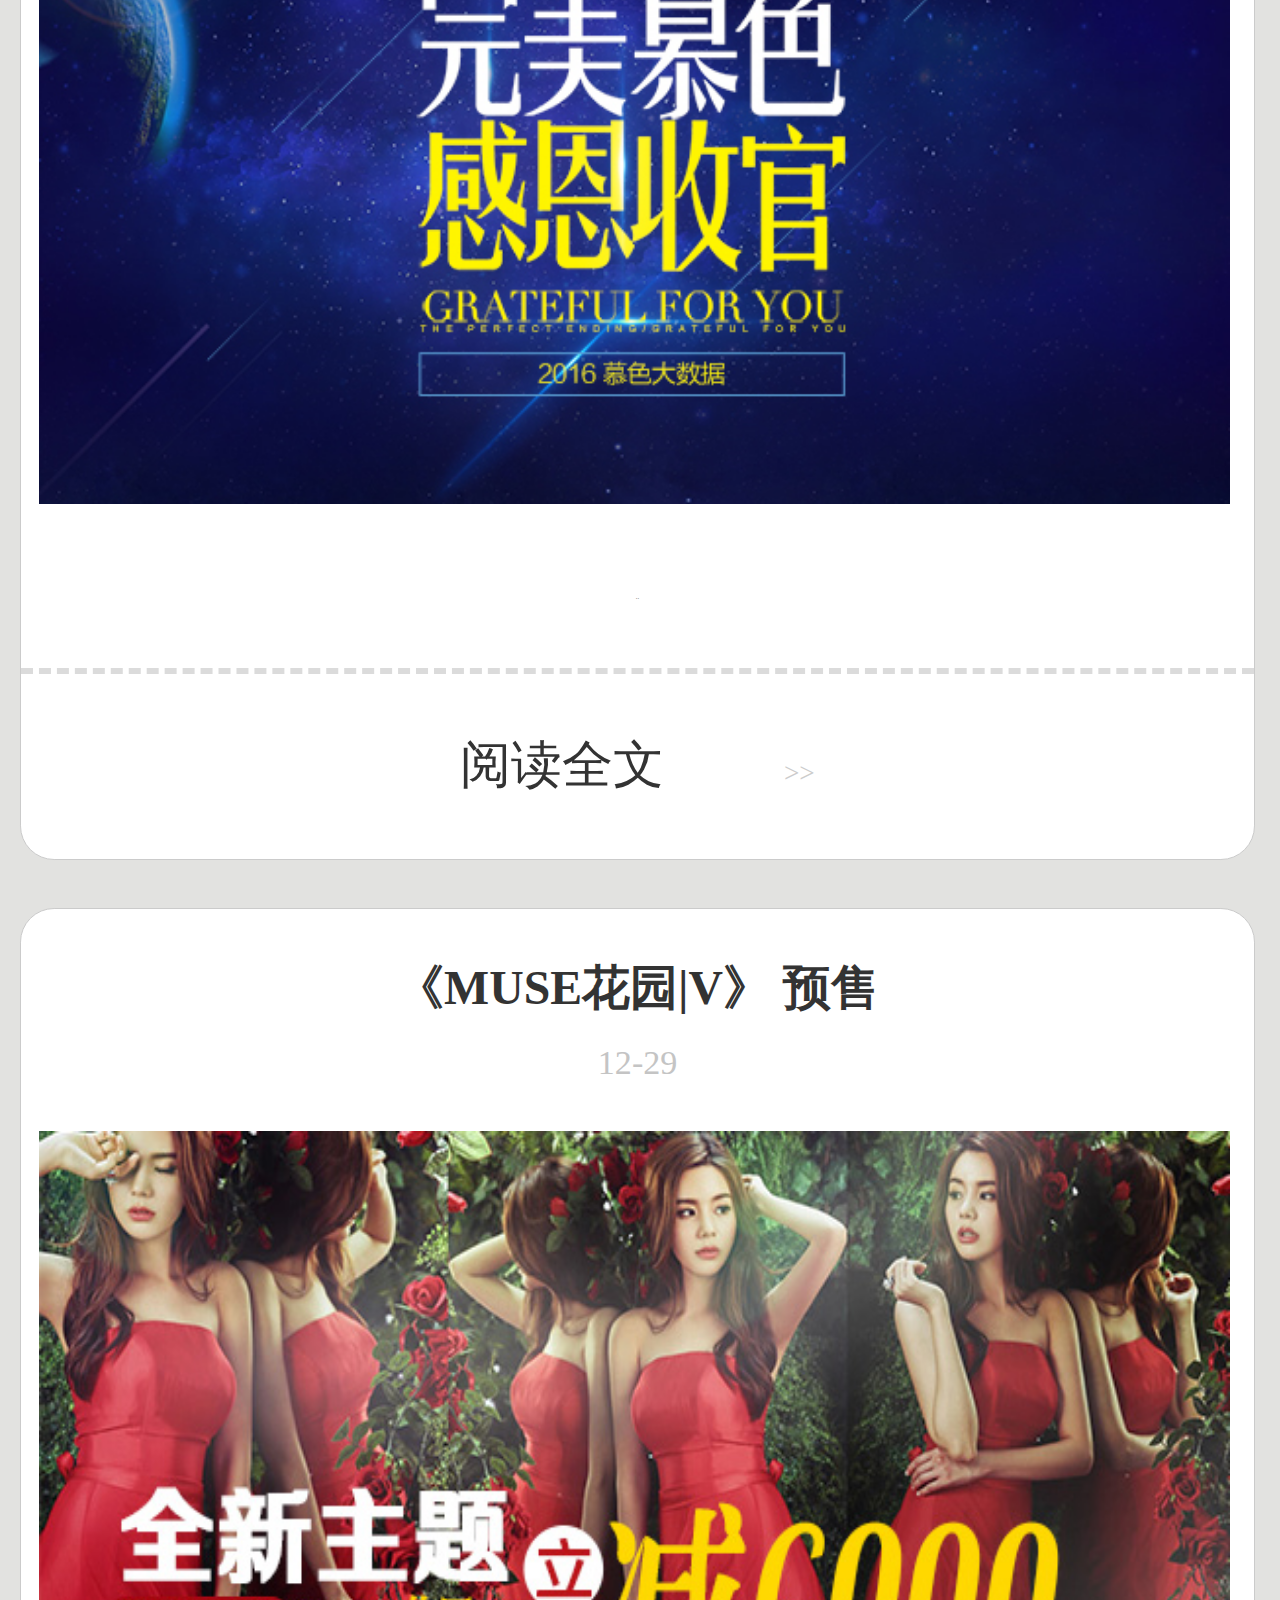
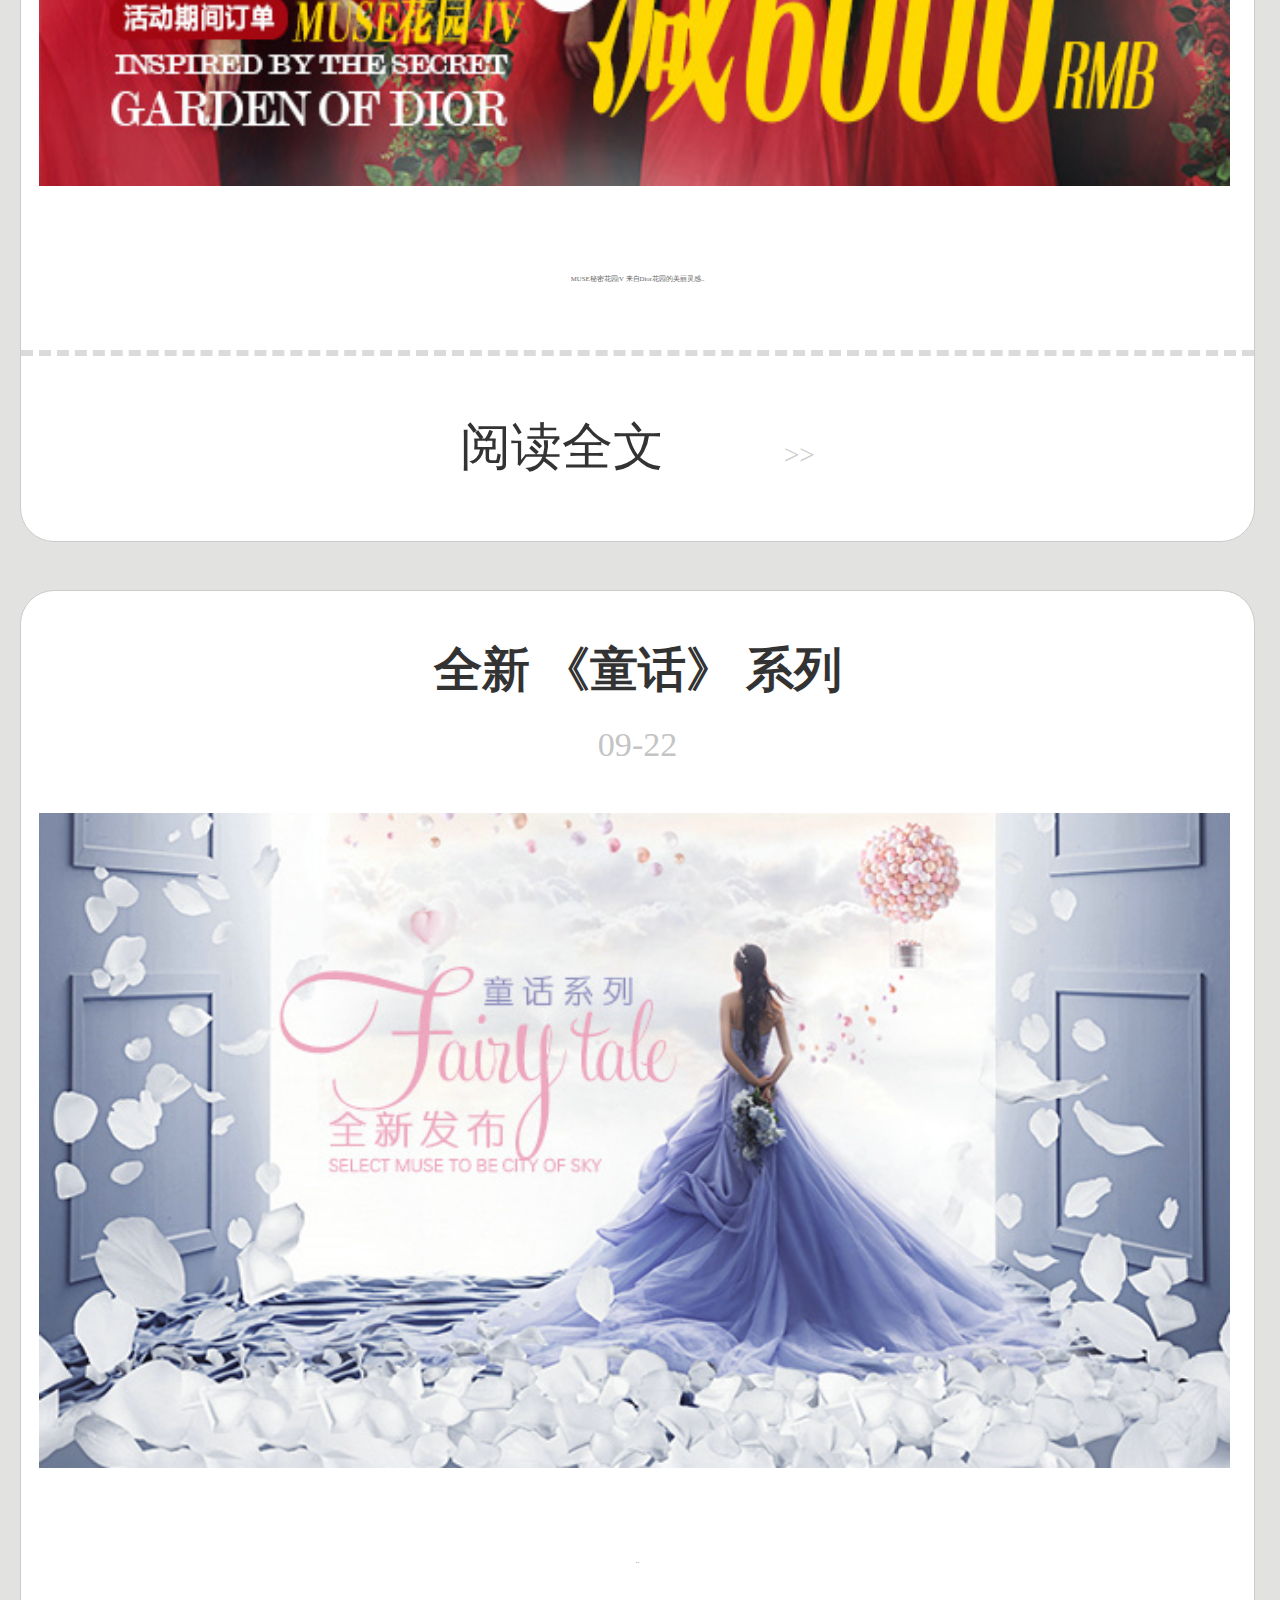
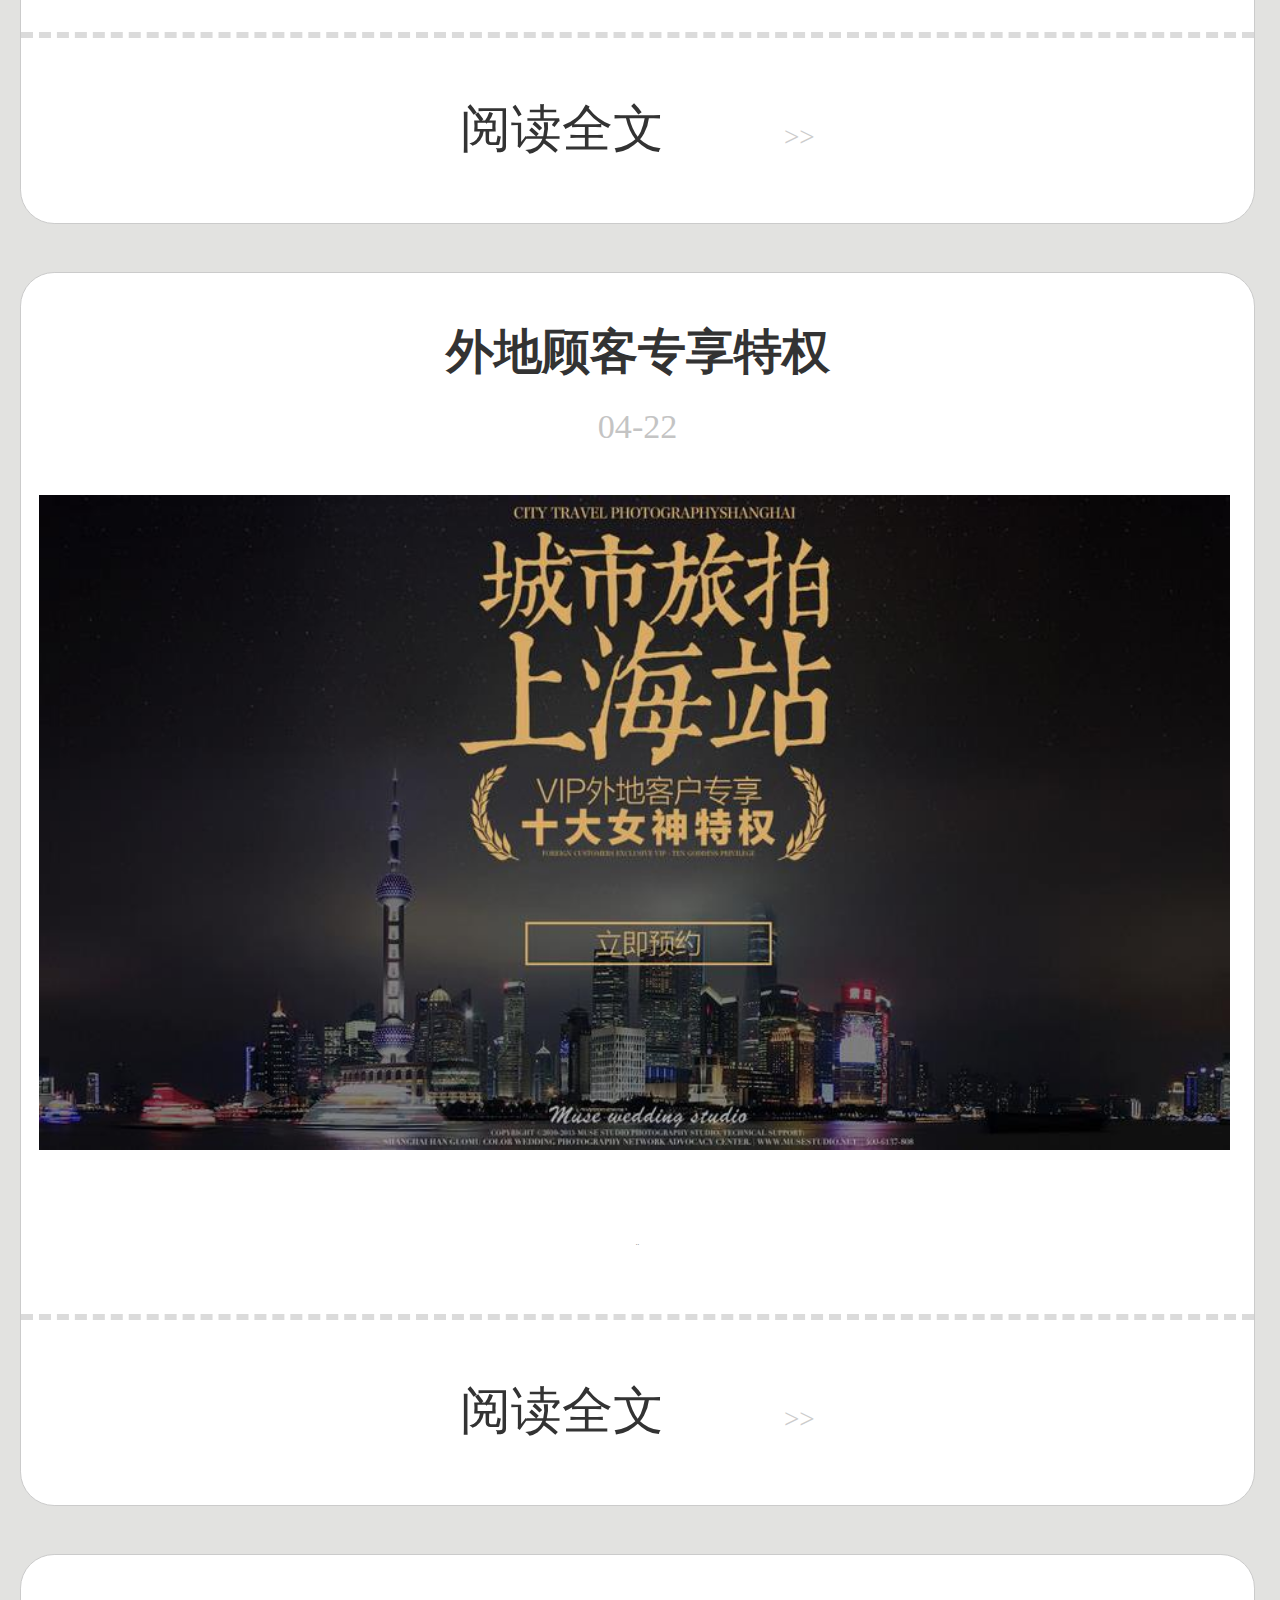
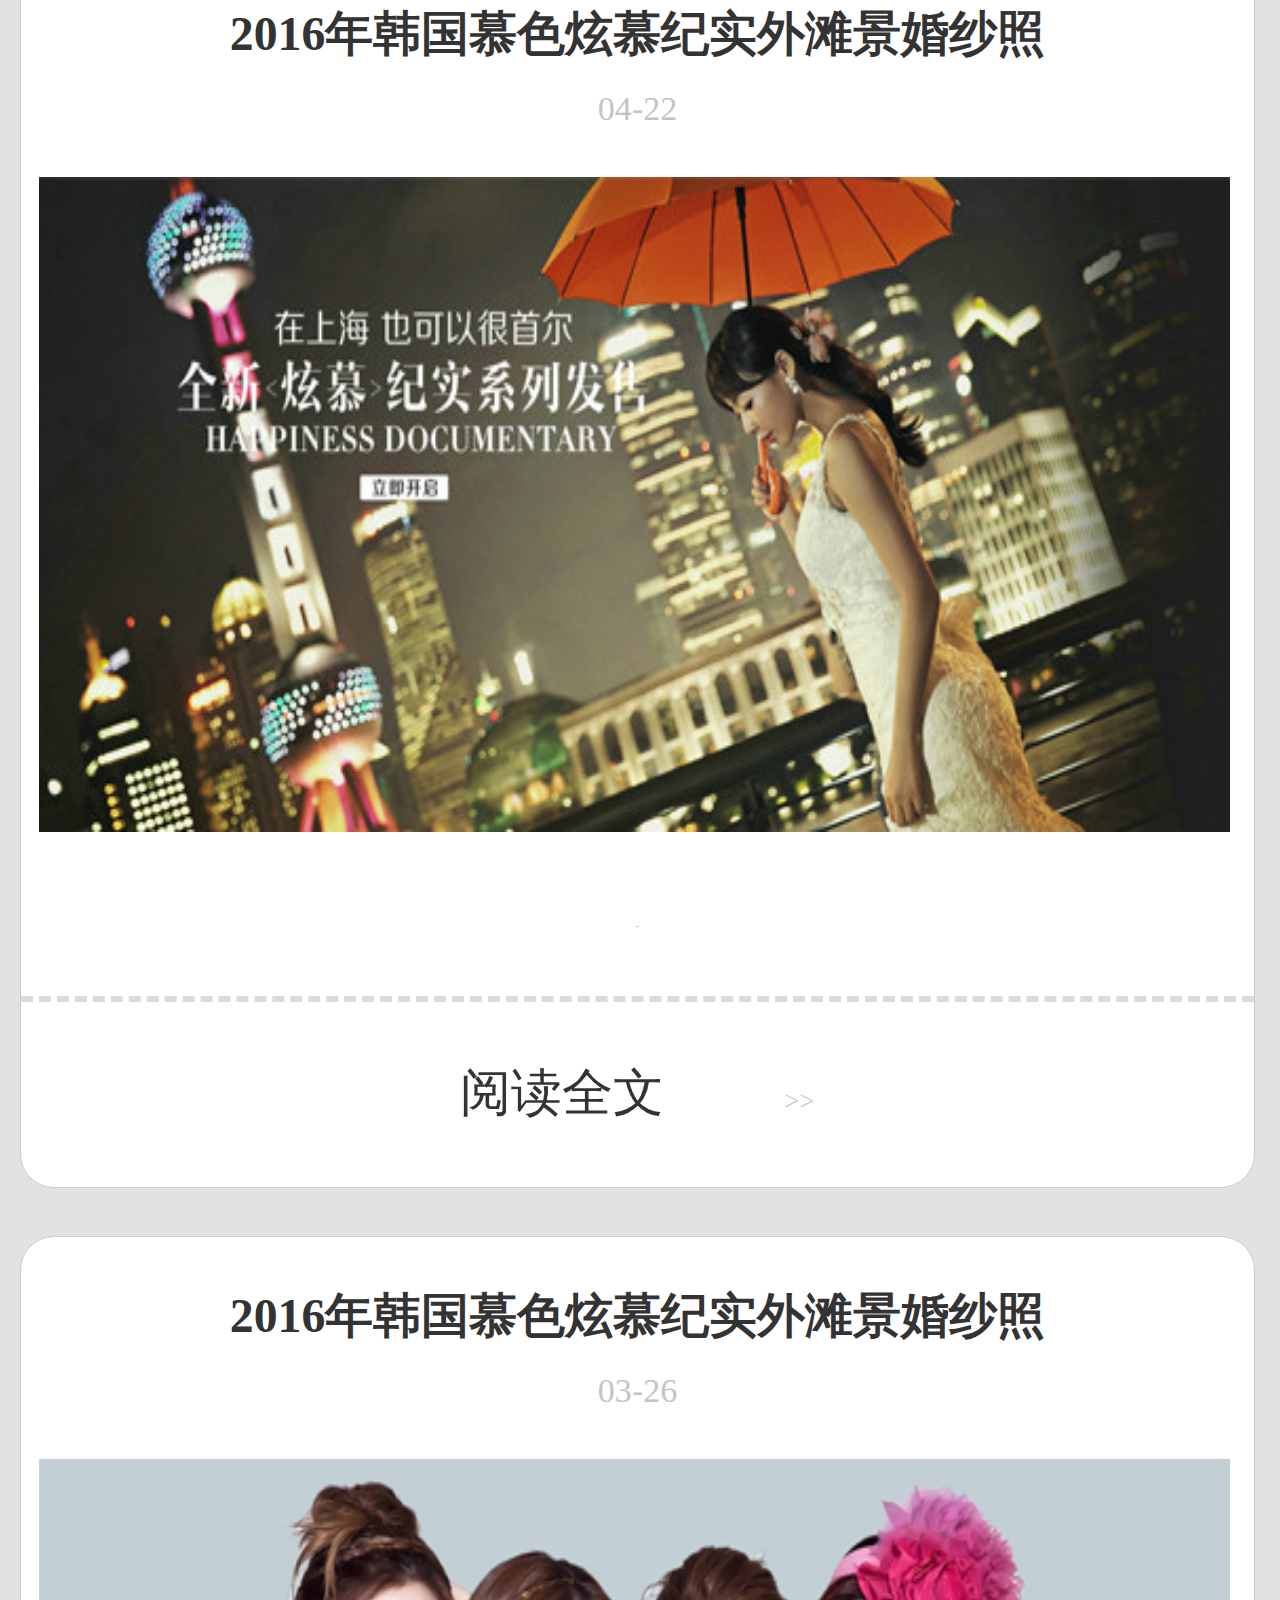
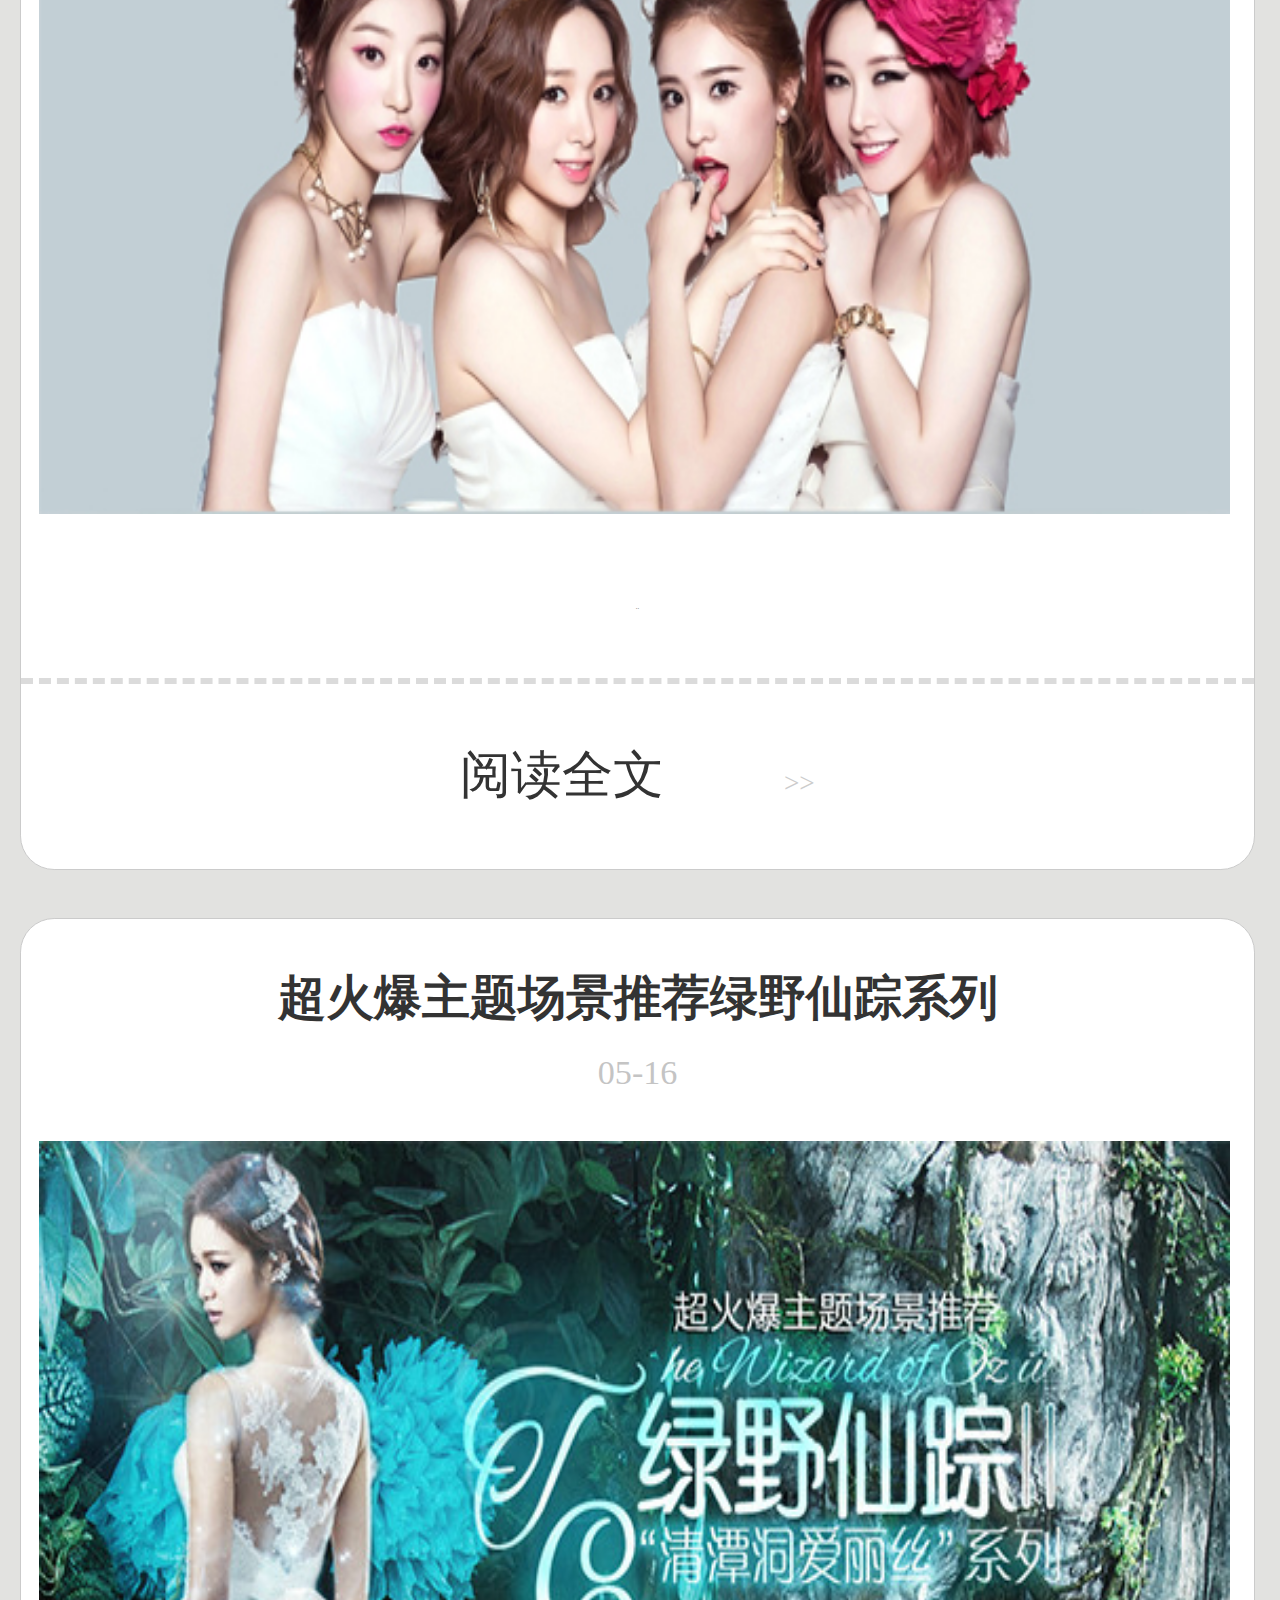
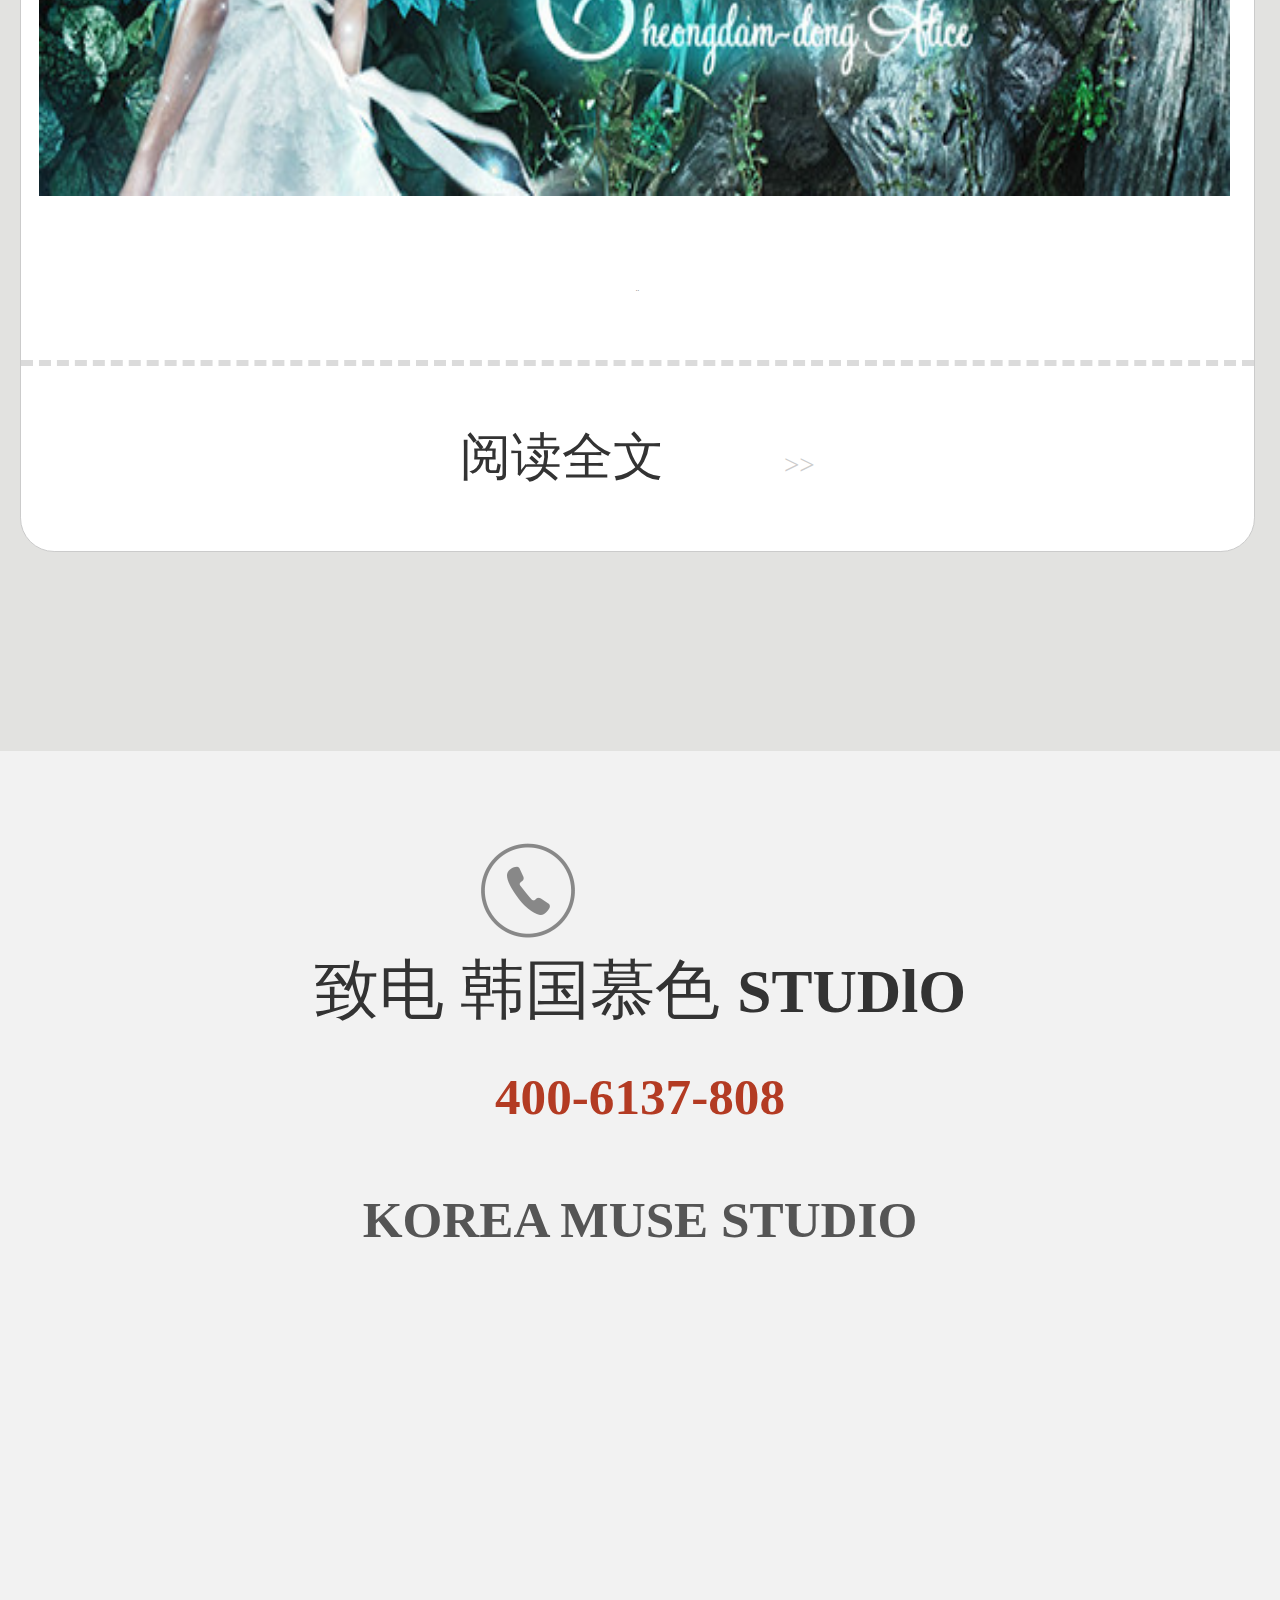
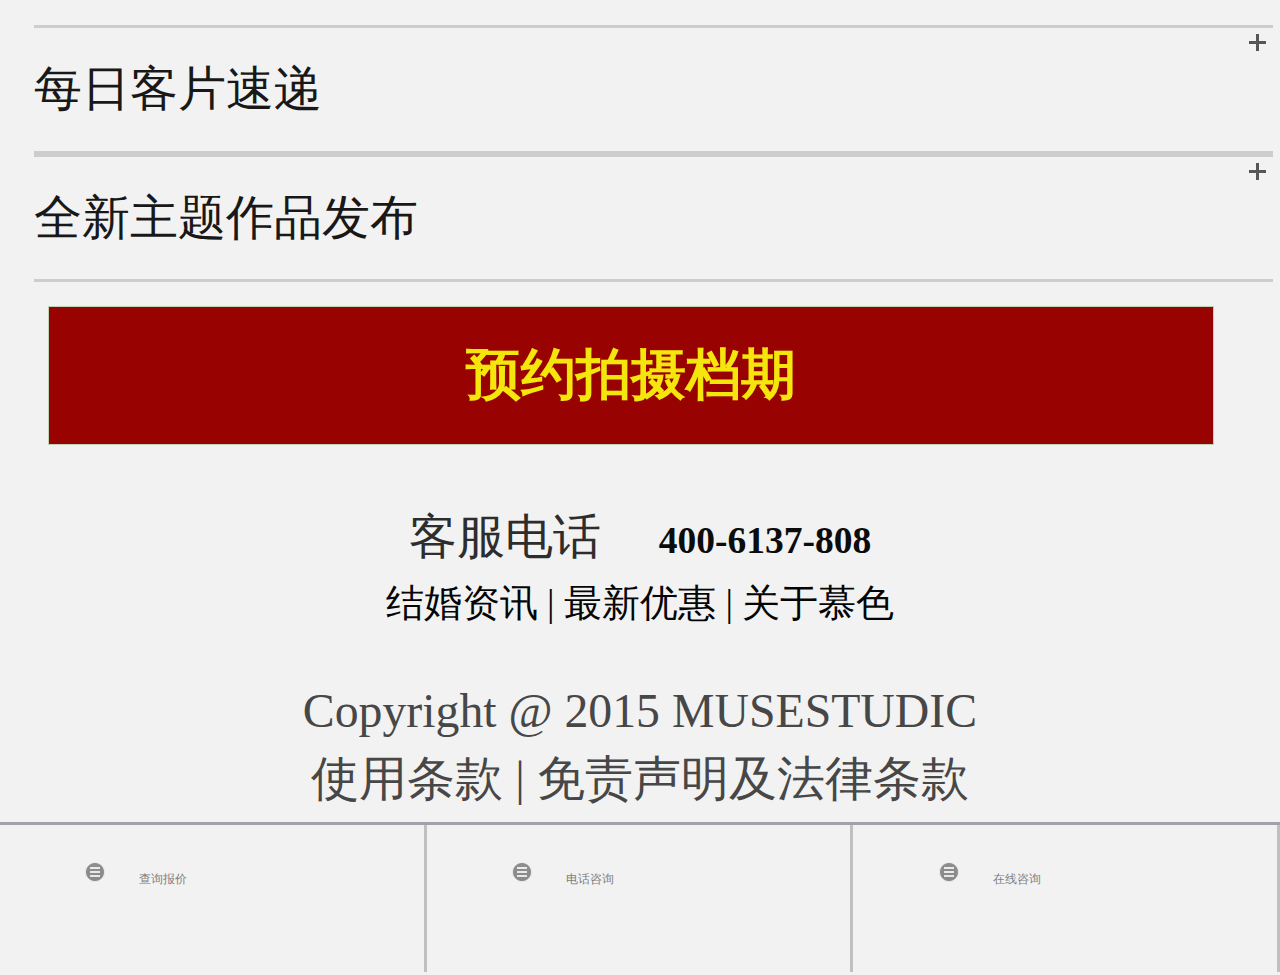
<file: html/xinhuo.html>
<!DOCTYPE html>
<html lang="en">
<head>
    <meta charset="UTF-8">
    <meta name="viewport" content="width=device-width, initial-scale=1.0, maximum-scale=1.0, user-scalable=0/no">
    <meta content="telephone=no,email=no" name="format-detection"/>
    <meta name="apple-mobile-web-app-capable" content="yes">
    <meta name="apple-mobile-web-app-status-bar-style" content="black">
    <title>Title</title>
    <link href="../css/base.css" rel="stylesheet" />
    <link href="../css/common.css" rel="stylesheet" />
    <link href="../css/xinhuo.css" rel="stylesheet" />
    <script>
        (function(){
            function initFontSize(){
                document.documentElement.style.fontSize=20*document.documentElement.clientWidth/375+'px';
            }
            initFontSize();
            window.addEventListener('resize',initFontSize,false);
        })();
    </script>
    <script src="../js/index.js"></script>
</head>
<body>
    <div class="box">
        <header id="h">慕色婚纱摄影MUSESTUDIO</header>
        <p class="p" id="p"></p>
        <div class="h2">
            <ul>
                <li><a href="../index.html">微首页</a></li>
                <li><a  href="xinzuo.html">最新作品</a></li>
                <li><a href="According to the guest.html">客照展示</a></li>
                <li><a href="Service Tips.html">服务贴士</a></li>
            </ul>
            <ul>
                <li><a href="xinhuo.html">最新活动</a></li>
                <li><a href="xintuan.html">最新团购</a></li>
                <li><a href="About.html">关于慕色</a></li>
                <li><a href="New theme.html">在线预约</a></li>
            </ul>
        </div>
        <!-- 头 -->
        <section>
            <div>
                <h2>全新 《MUSE秘密花园》</h2>
                <p>03-16</p>
                <img src="../images/xh1.jpg" alt="" />
                <b>..</b>
                <span>
                    <a href="javascript:;">阅读全文</a>
                    <i>>></i>
                </span>
            </div>
            <div>
                <h2>【快速报价】拍一套这样的婚纱照多少钱...</h2>
                <p>03-15</p>
                <img src="../images/xh2.jpg" alt="" />
                <b>..</b>
                <span>
                    <a href="javascript:;">阅读全文</a>
                    <i>>></i>
                </span>
            </div>
            <div>
                <h2>全新 《公主日记||》</h2>
                <p>02-10</p>
                <img src="../images/xh3.jpg" alt="" />
                <b>来自欧洲皇室"最尊贵的邀请"..</b>
                <span>
                    <a href="javascript:;">阅读全文</a>
                    <i>>></i>
                </span>
            </div>
            <div>
                <h2>完美慕色 感恩有你</h2>
                <p>12-29</p>
                <img src="../images/xh4.jpg" alt="" />
                <b>..</b>
                <span>
                    <a href="javascript:;">阅读全文</a>
                    <i>>></i>
                </span>
            </div>
            <div>
                <h2>《MUSE花园|V》 预售</h2>
                <p>12-29</p>
                <img src="../images/xh5.jpg" alt="" />
                <b>MUSE秘密花园|V 来自Dior花园的美丽灵感..</b>
                <span>
                    <a href="javascript:;">阅读全文</a>
                    <i>>></i>
                </span>
            </div>
            <div>
                <h2>全新 《童话》 系列</h2>
                <p>09-22</p>
                <img src="../images/xh6.jpg" alt="" />
                <b>..</b>
                <span>
                    <a href="javascript:;">阅读全文</a>
                    <i>>></i>
                </span>
            </div>
            <div>
                <h2>外地顾客专享特权</h2>
                <p>04-22</p>
                <img src="../images/xh7.jpg" alt="" />
                <b>..</b>
                    <span>
                        <a href="javascript:;">阅读全文</a>
                        <i>>></i>
                    </span>
            </div>
            <div>
                <h2>2016年韩国慕色炫慕纪实外滩景婚纱照</h2>
                <p>04-22</p>
                <img src="../images/xh8.jpg" alt="" />
                <b>..</b>
                <span>
                    <a href="javascript:;">阅读全文</a>
                    <i>>></i>
                </span>
            </div>
            <div>
                <h2>2016年韩国慕色炫慕纪实外滩景婚纱照</h2>
                <p>03-26</p>
                <img src="../images/xh9.jpg" alt="" />
                <b>..</b>
                <span>
                    <a href="javascript:;">阅读全文</a>
                    <i>>></i>
                </span>
            </div>
            <div>
                <h2>超火爆主题场景推荐绿野仙踪系列</h2>
                <p>05-16</p>
                <img src="../images/xh10.jpg" alt="" />
                <b>..</b>
                <span>
                    <a href="javascript:;">阅读全文</a>
                    <i>>></i>
                </span>
            </div>
        </section>
        <!-- 尾 -->
        <footer>
            <div class="fot1">
                <img src="../images/s11.png" alt="" class="fot2"/>
                <i>致电 韩国慕色</i>
                <span>STUDlO</span>
                <h4>400-6137-808</h4>
                <p>KOREA MUSE STUDIO</p>
            </div>
            <div class="fot3 clearfix">
                <p class="fl">每日客片速递</p>
                <img src="../images/s12.png" alt="" class="fr"/>
            </div>
            <div class="fot3 clearfix">
                <p class="fl">全新主题作品发布</p>
                <img src="../images/s12.png" alt="" class="fr fo1"/>
            </div>
            <div class="fot4">
                <a href="javascript:;">预约拍摄档期</a>
                <span>客服电话</span>
                <i>400-6137-808</i>
                <p>结婚资讯 | 最新优惠 | 关于慕色</p>
                <b>Copyright @ 2015 MUSESTUDIC<br />使用条款 | 免责声明及法律条款</b>
            </div>
            <ul class="fot5">
                <li class="clearfix">
                    <img src="../images/s13.png" class="fl"/>
                    <p class="fl">查询报价</p>
                </li>
                <li class="clearfix">
                    <img src="../images/s13.png" class="fl"/>
                    <p class="fl">电话咨询</p>
                </li>
                <li class="clearfix">
                    <img src="../images/s13.png" class="fl"/>
                    <p class="fl">在线咨询</p>
                </li>
            </ul>
        </footer>
    </div>
</body>
</html>
</file>
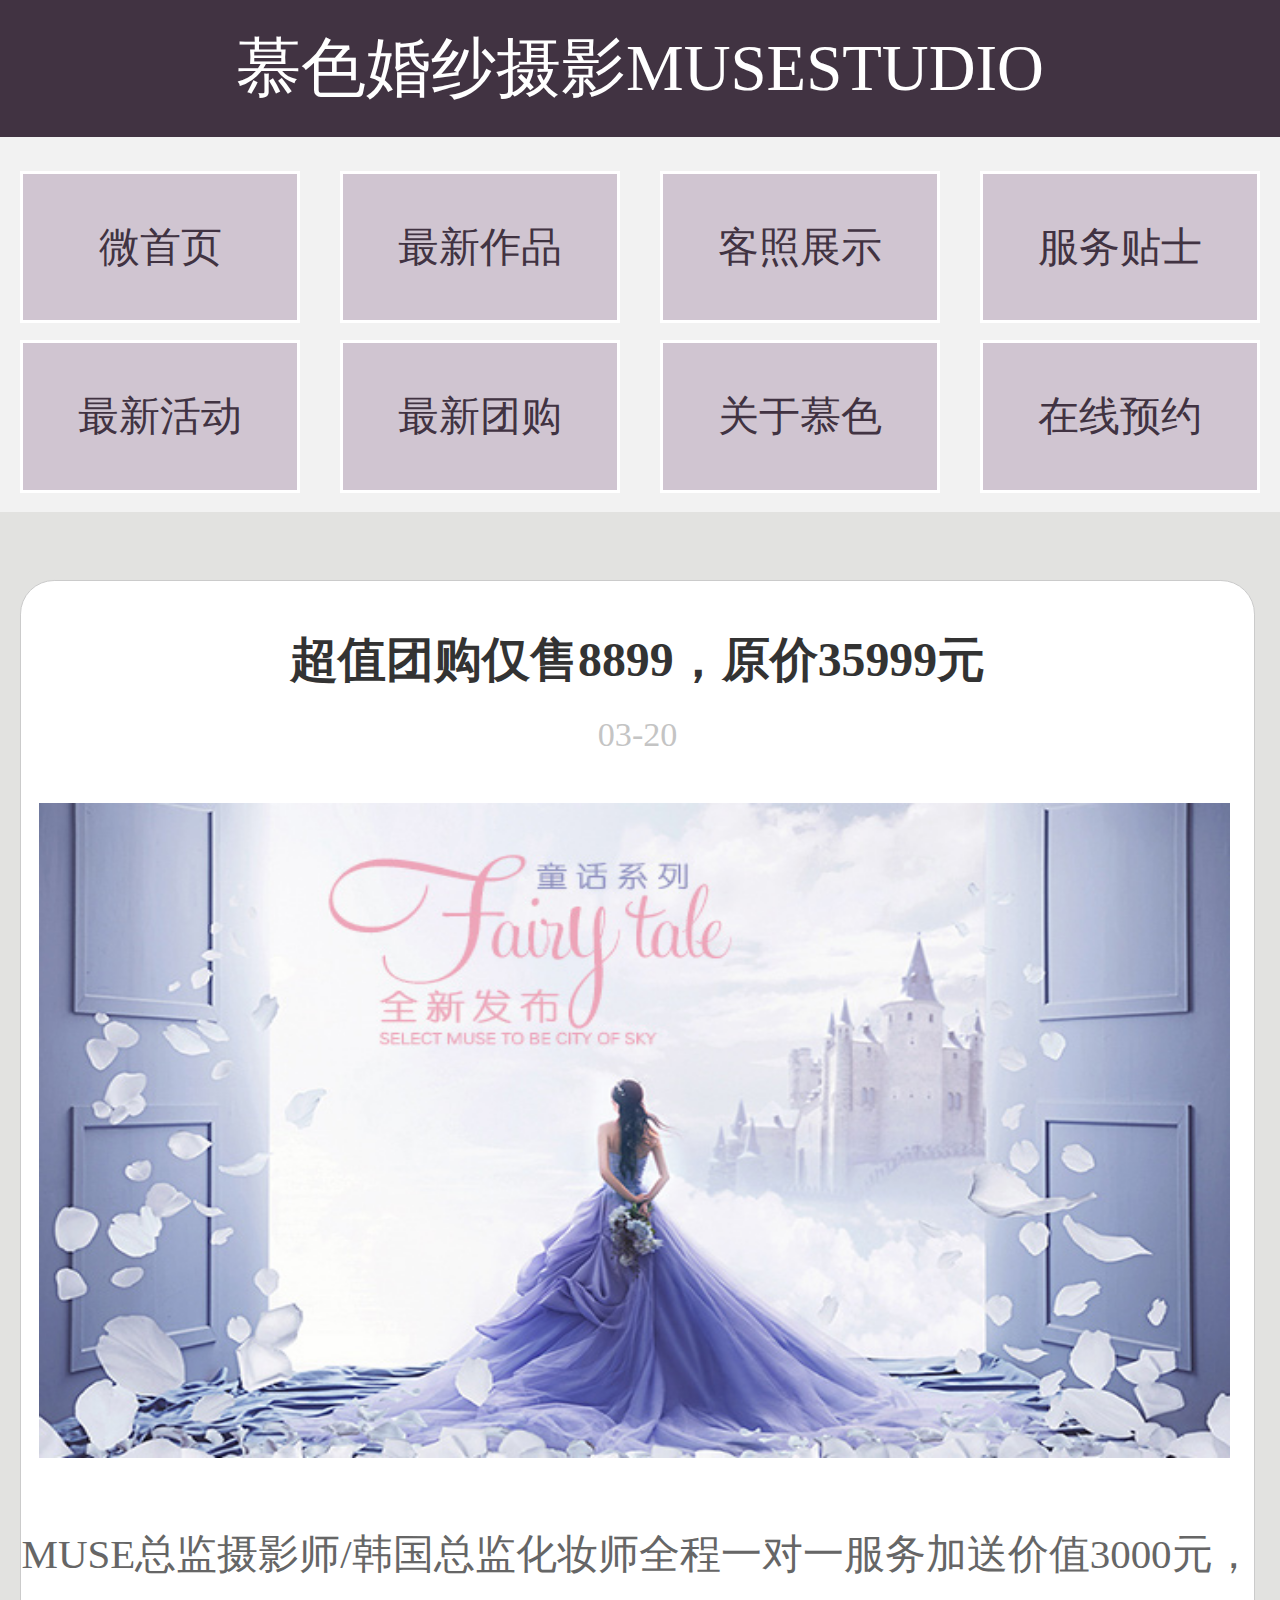
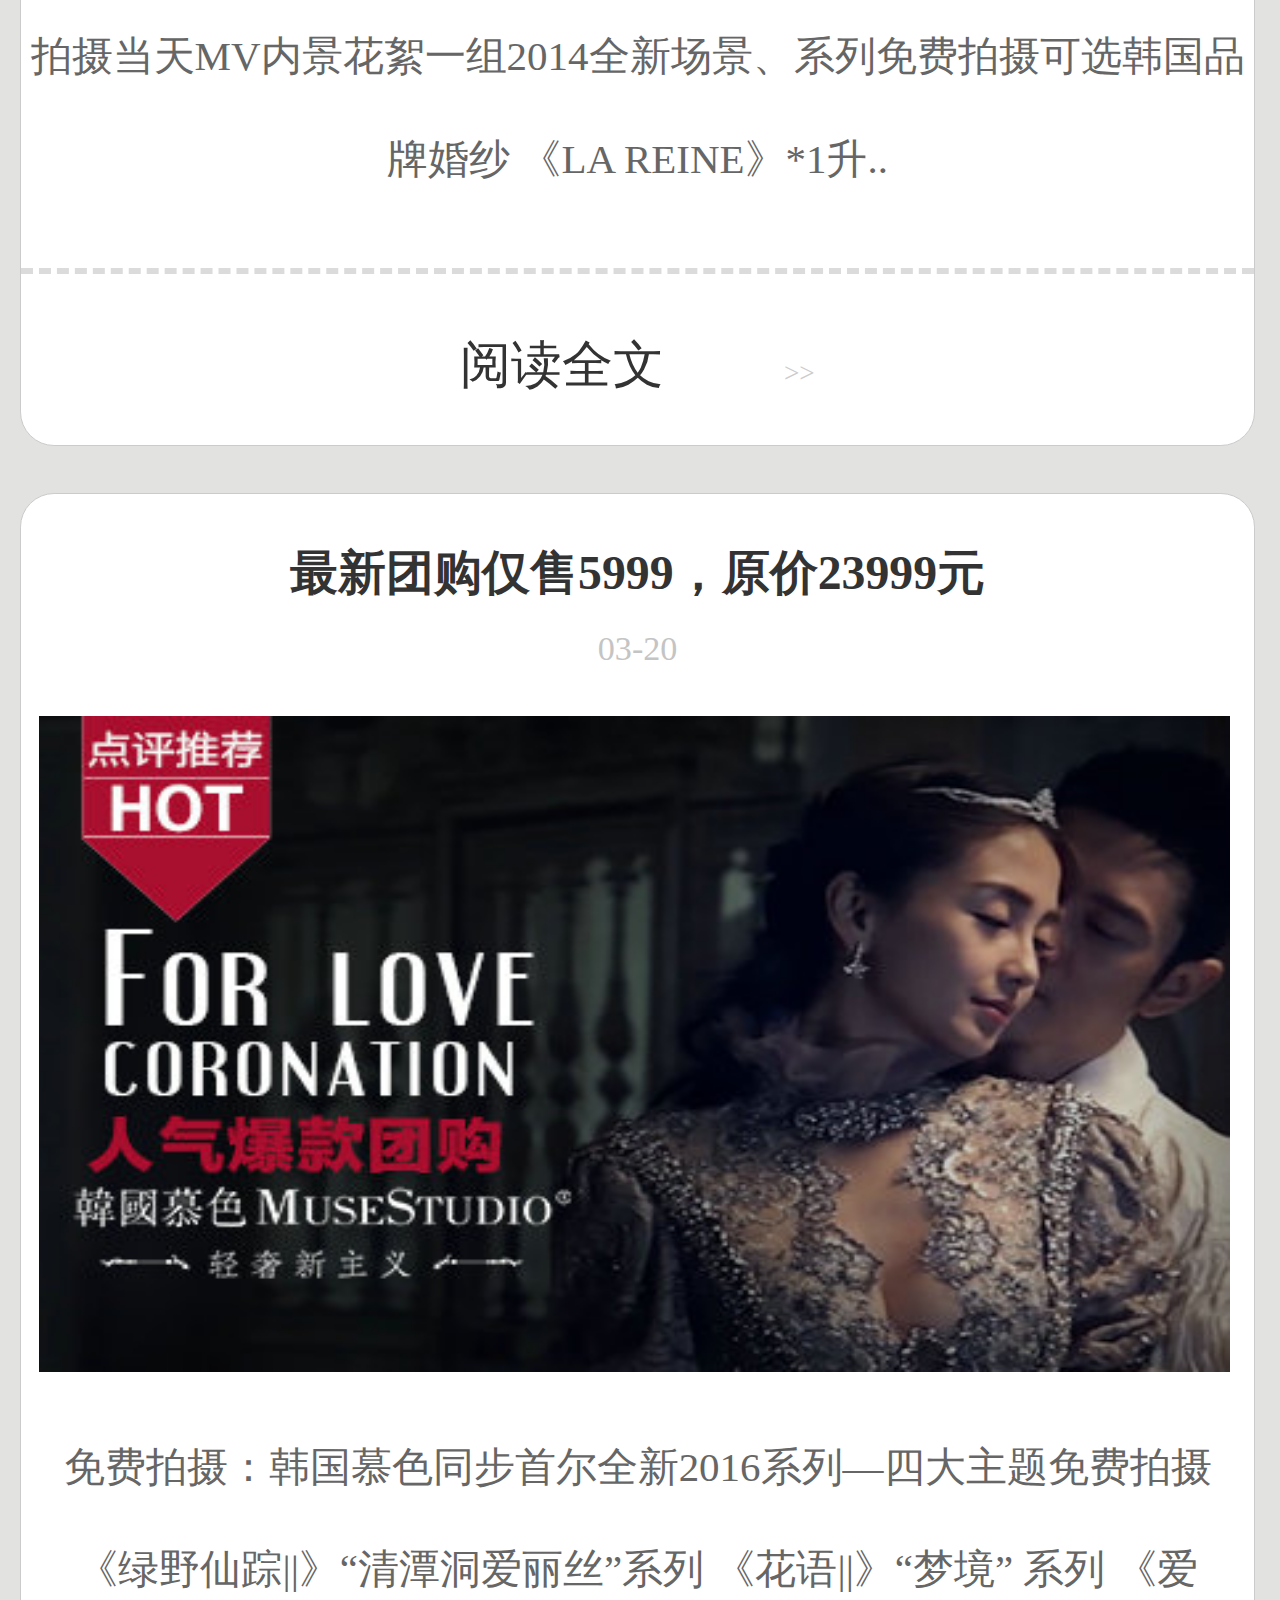
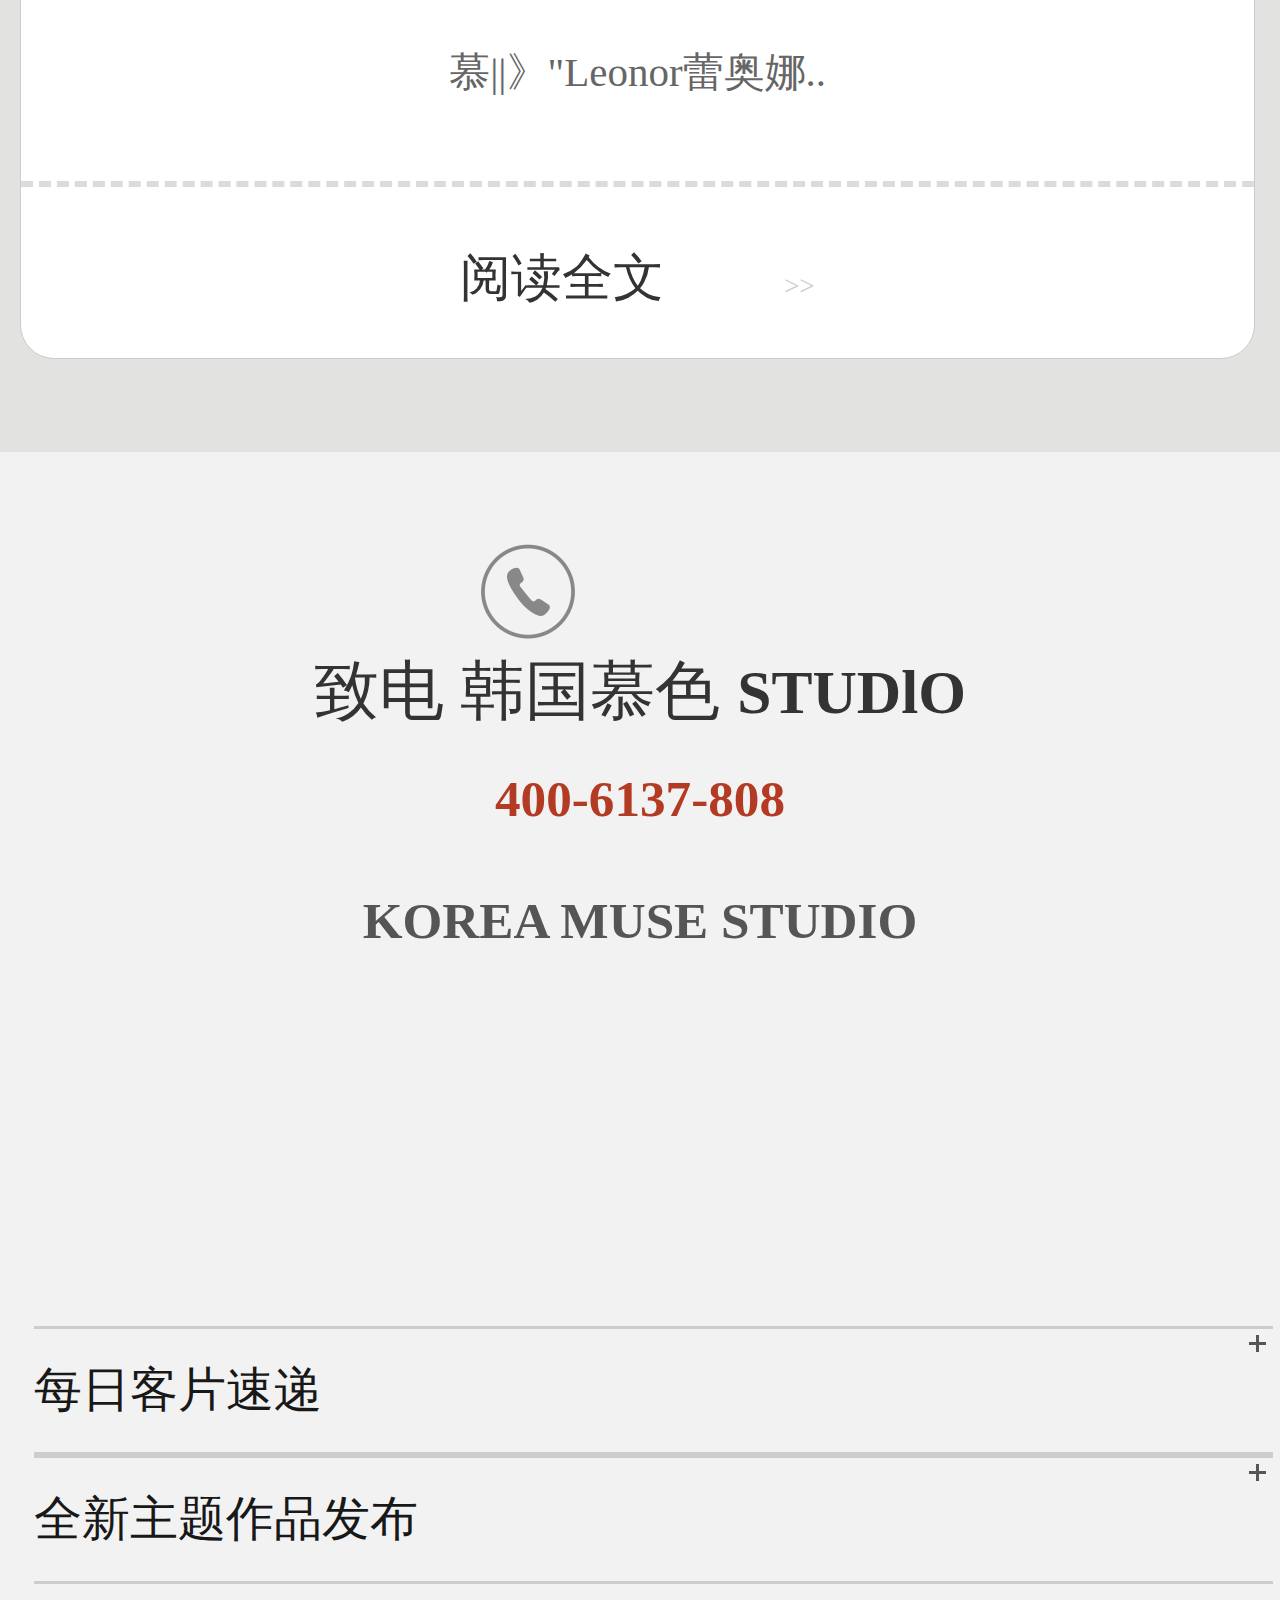
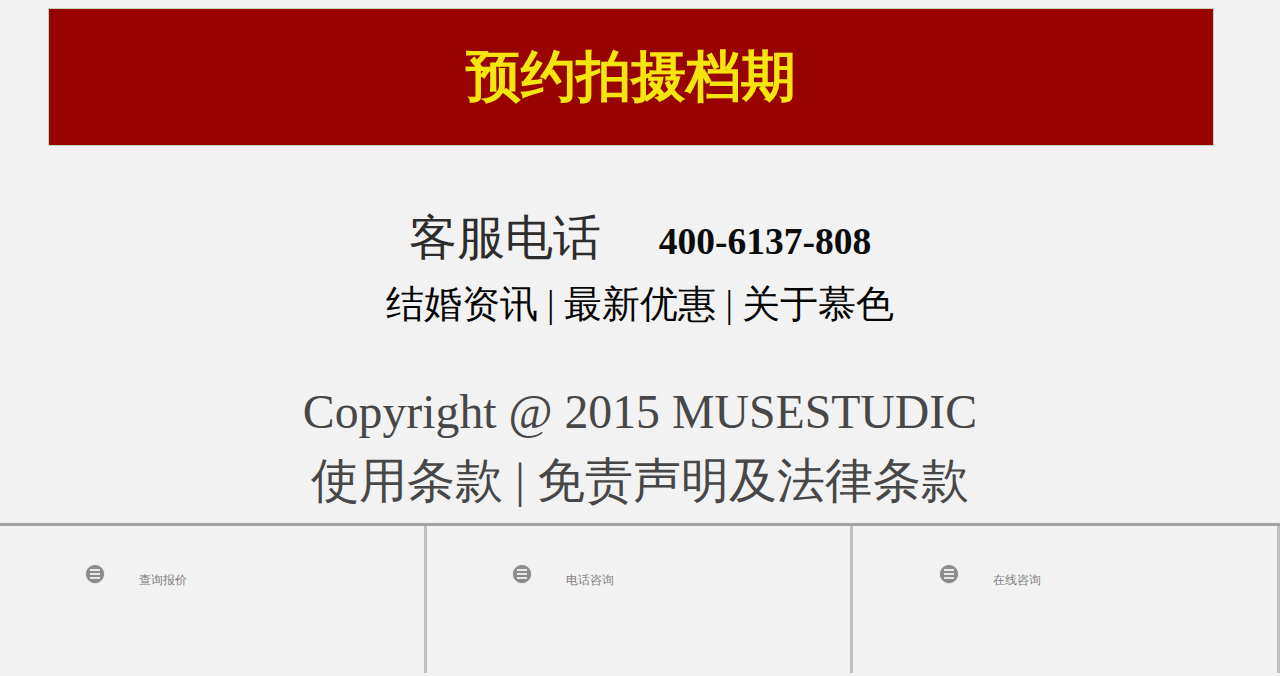
<file: html/xintuan.html>
<!DOCTYPE html>
<html lang="en">
<head>
    <meta charset="UTF-8">
    <meta name="viewport" content="width=device-width, initial-scale=1.0, maximum-scale=1.0, user-scalable=0/no">
    <meta content="telephone=no,email=no" name="format-detection"/>
    <meta name="apple-mobile-web-app-capable" content="yes">
    <meta name="apple-mobile-web-app-status-bar-style" content="black">
    <title>Title</title>
    <link href="../css/base.css" rel="stylesheet" />
    <link href="../css/common.css" rel="stylesheet" />
    <link href="../css/xintuan.css" rel="stylesheet" />
    <script>
        (function(){
            function initFontSize(){
                document.documentElement.style.fontSize=20*document.documentElement.clientWidth/375+'px';
            }
            initFontSize();
            window.addEventListener('resize',initFontSize,false);
        })();
    </script>
    <script src="../js/index.js"></script>
</head>
<body>
    <div class="box">
        <header id="h">慕色婚纱摄影MUSESTUDIO</header>
        <p class="p" id="p"></p>
        <div class="h2">
            <ul>
                <li><a href="../index.html">微首页</a></li>
                <li><a  href="xinzuo.html">最新作品</a></li>
                <li><a href="According to the guest.html">客照展示</a></li>
                <li><a href="Service Tips.html">服务贴士</a></li>
            </ul>
            <ul>
                <li><a href="xinhuo.html">最新活动</a></li>
                <li><a href="xintuan.html">最新团购</a></li>
                <li><a href="About.html">关于慕色</a></li>
                <li><a href="New theme.html">在线预约</a></li>
            </ul>
        </div>
        <!-- 头 -->
        <section>
            <div>
                <h2>超值团购仅售8899，原价35999元</h2>
                <p>03-20</p>
                <img src="../images/xt1.jpg" alt="" />
                <b>MUSE总监摄影师/韩国总监化妆师全程一对一服务加送价值3000元，
                拍摄当天MV内景花絮一组2014全新场景、系列免费拍摄可选韩国品牌婚纱
                《LA REINE》*1升..</b>
                <span>
                    <a href="javascript:;">阅读全文</a>
                    <i>>></i>
                </span>
            </div>
            <div>
                <h2>最新团购仅售5999，原价23999元</h2>
                <p>03-20</p>
                <img src="../images/xt2.jpg" alt="" />
                <b>免费拍摄：韩国慕色同步首尔全新2016系列—四大主题免费拍摄
                    《绿野仙踪||》“清潭洞爱丽丝”系列 《花语||》“梦境”
                    系列 《爱慕||》"Leonor蕾奥娜..</b>
                <span>
                    <a href="javascript:;">阅读全文</a>
                    <i>>></i>
                </span>
            </div>
        </section>
        <!-- 尾 -->
        <footer>
            <div class="fot1">
                <img src="../images/s11.png" alt="" class="fot2"/>
                <i>致电 韩国慕色</i>
                <span>STUDlO</span>
                <h4>400-6137-808</h4>
                <p>KOREA MUSE STUDIO</p>
            </div>
            <div class="fot3 clearfix">
                <p class="fl">每日客片速递</p>
                <img src="../images/s12.png" alt="" class="fr"/>
            </div>
            <div class="fot3 clearfix">
                <p class="fl">全新主题作品发布</p>
                <img src="../images/s12.png" alt="" class="fr fo1"/>
            </div>
            <div class="fot4">
                <a href="javascript:;">预约拍摄档期</a>
                <span>客服电话</span>
                <i>400-6137-808</i>
                <p>结婚资讯 | 最新优惠 | 关于慕色</p>
                <b>Copyright @ 2015 MUSESTUDIC<br />使用条款 | 免责声明及法律条款</b>
            </div>
            <ul class="fot5">
                <li class="clearfix">
                    <img src="../images/s13.png" class="fl"/>
                    <p class="fl">查询报价</p>
                </li>
                <li class="clearfix">
                    <img src="../images/s13.png" class="fl"/>
                    <p class="fl">电话咨询</p>
                </li>
                <li class="clearfix">
                    <img src="../images/s13.png" class="fl"/>
                    <p class="fl">在线咨询</p>
                </li>
            </ul>
        </footer>
    </div>
</body>
</html>
</file>
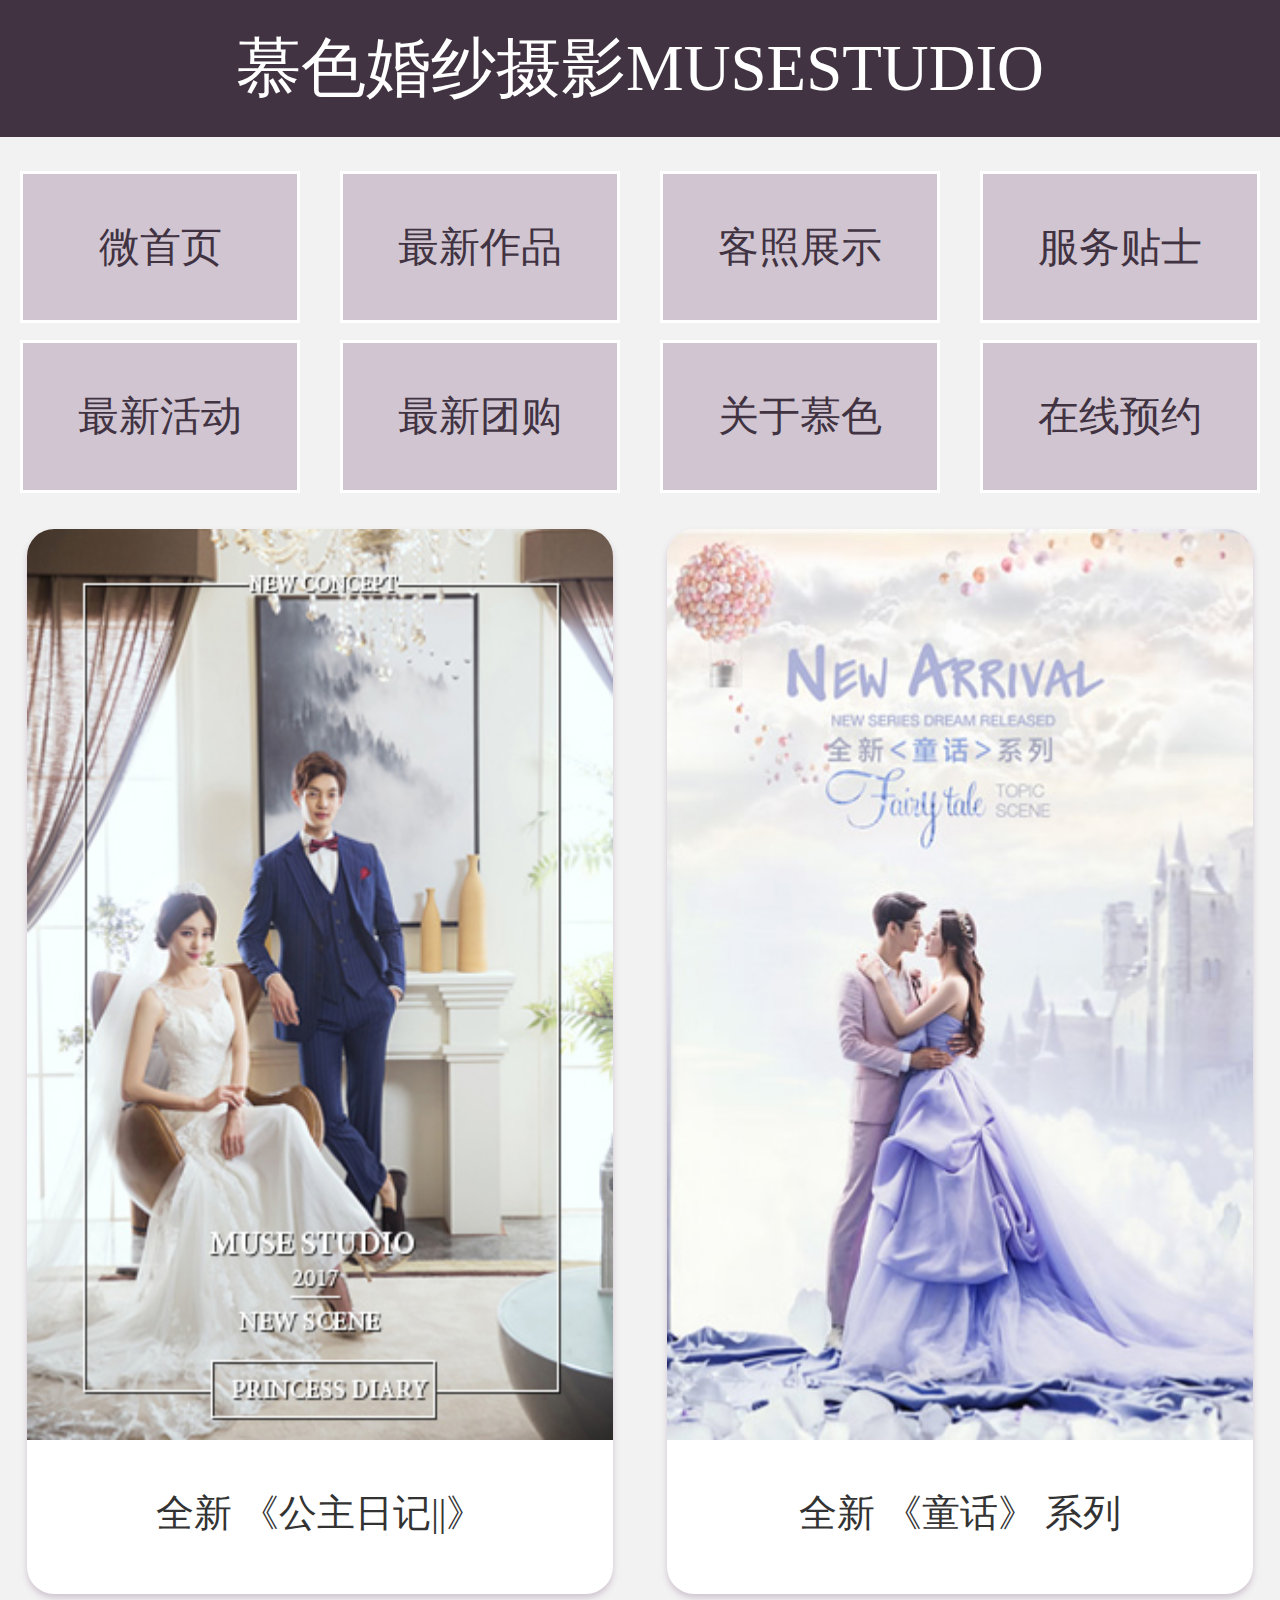
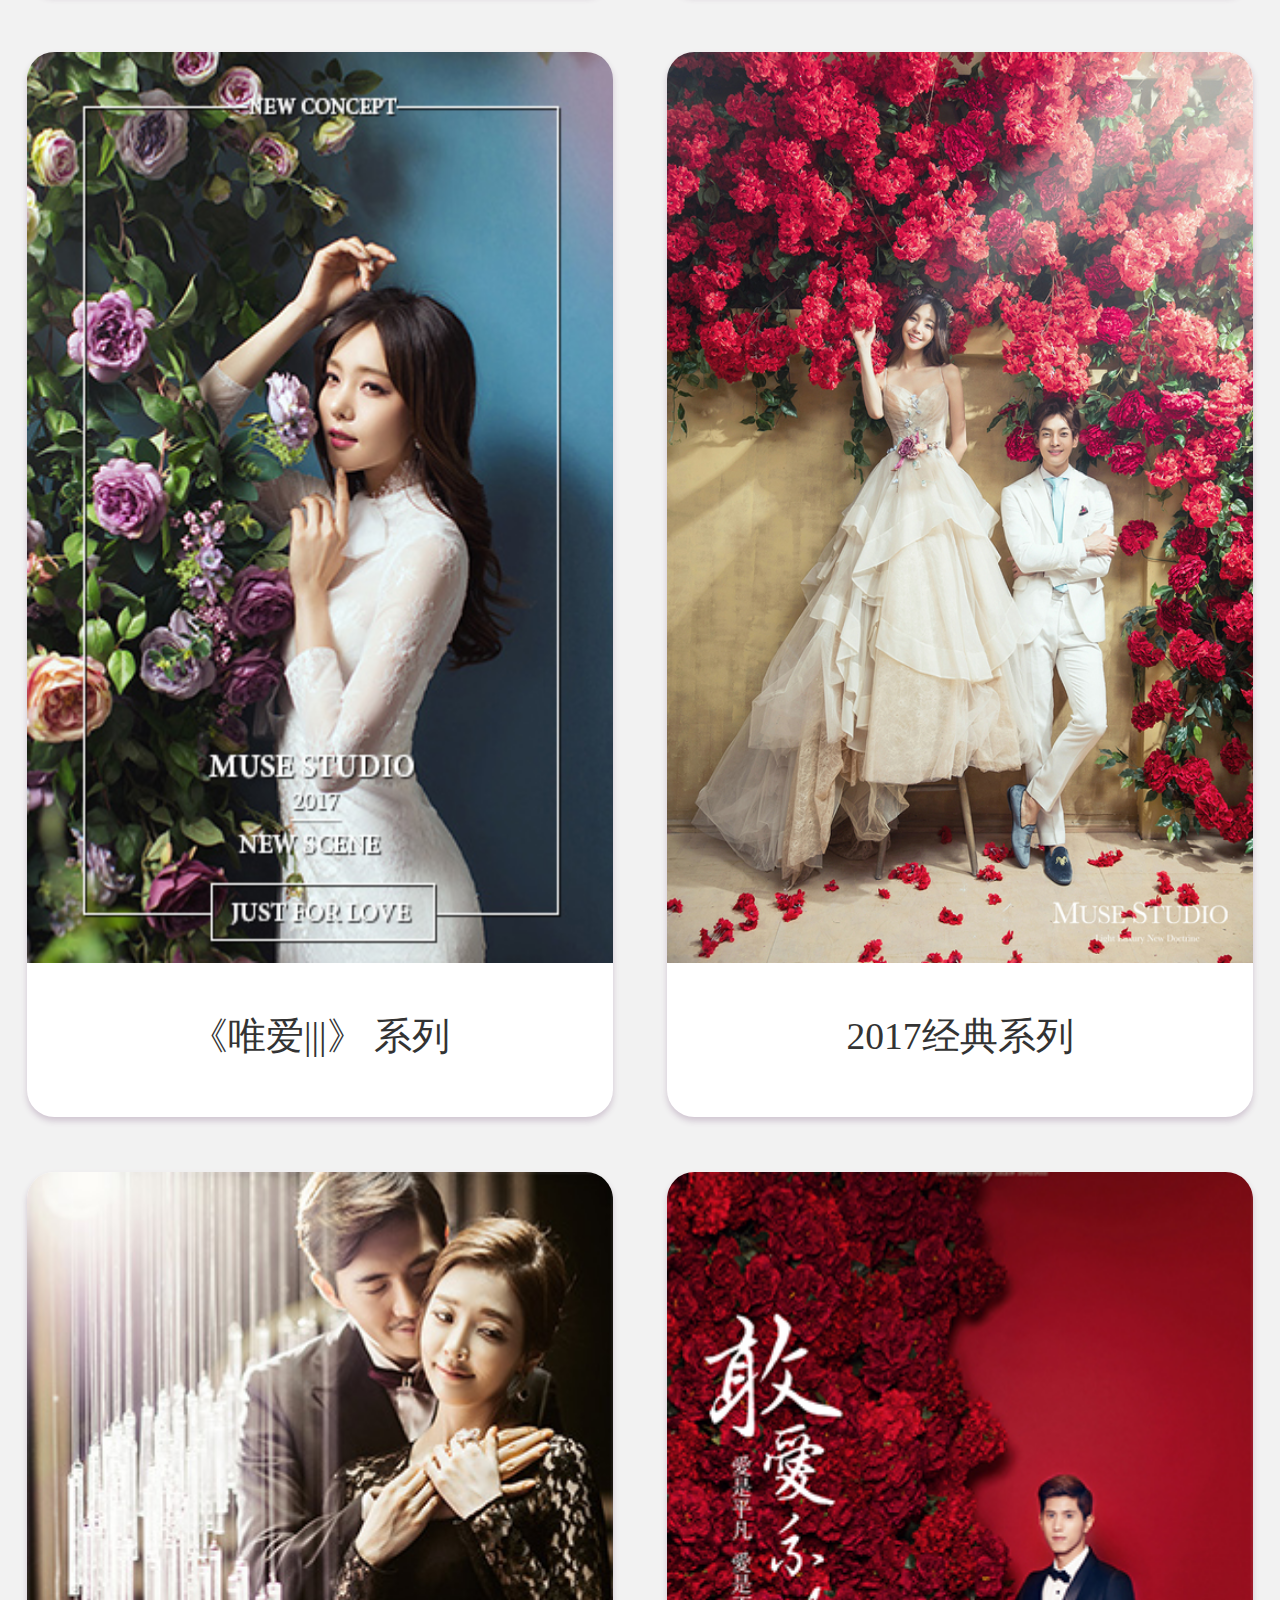
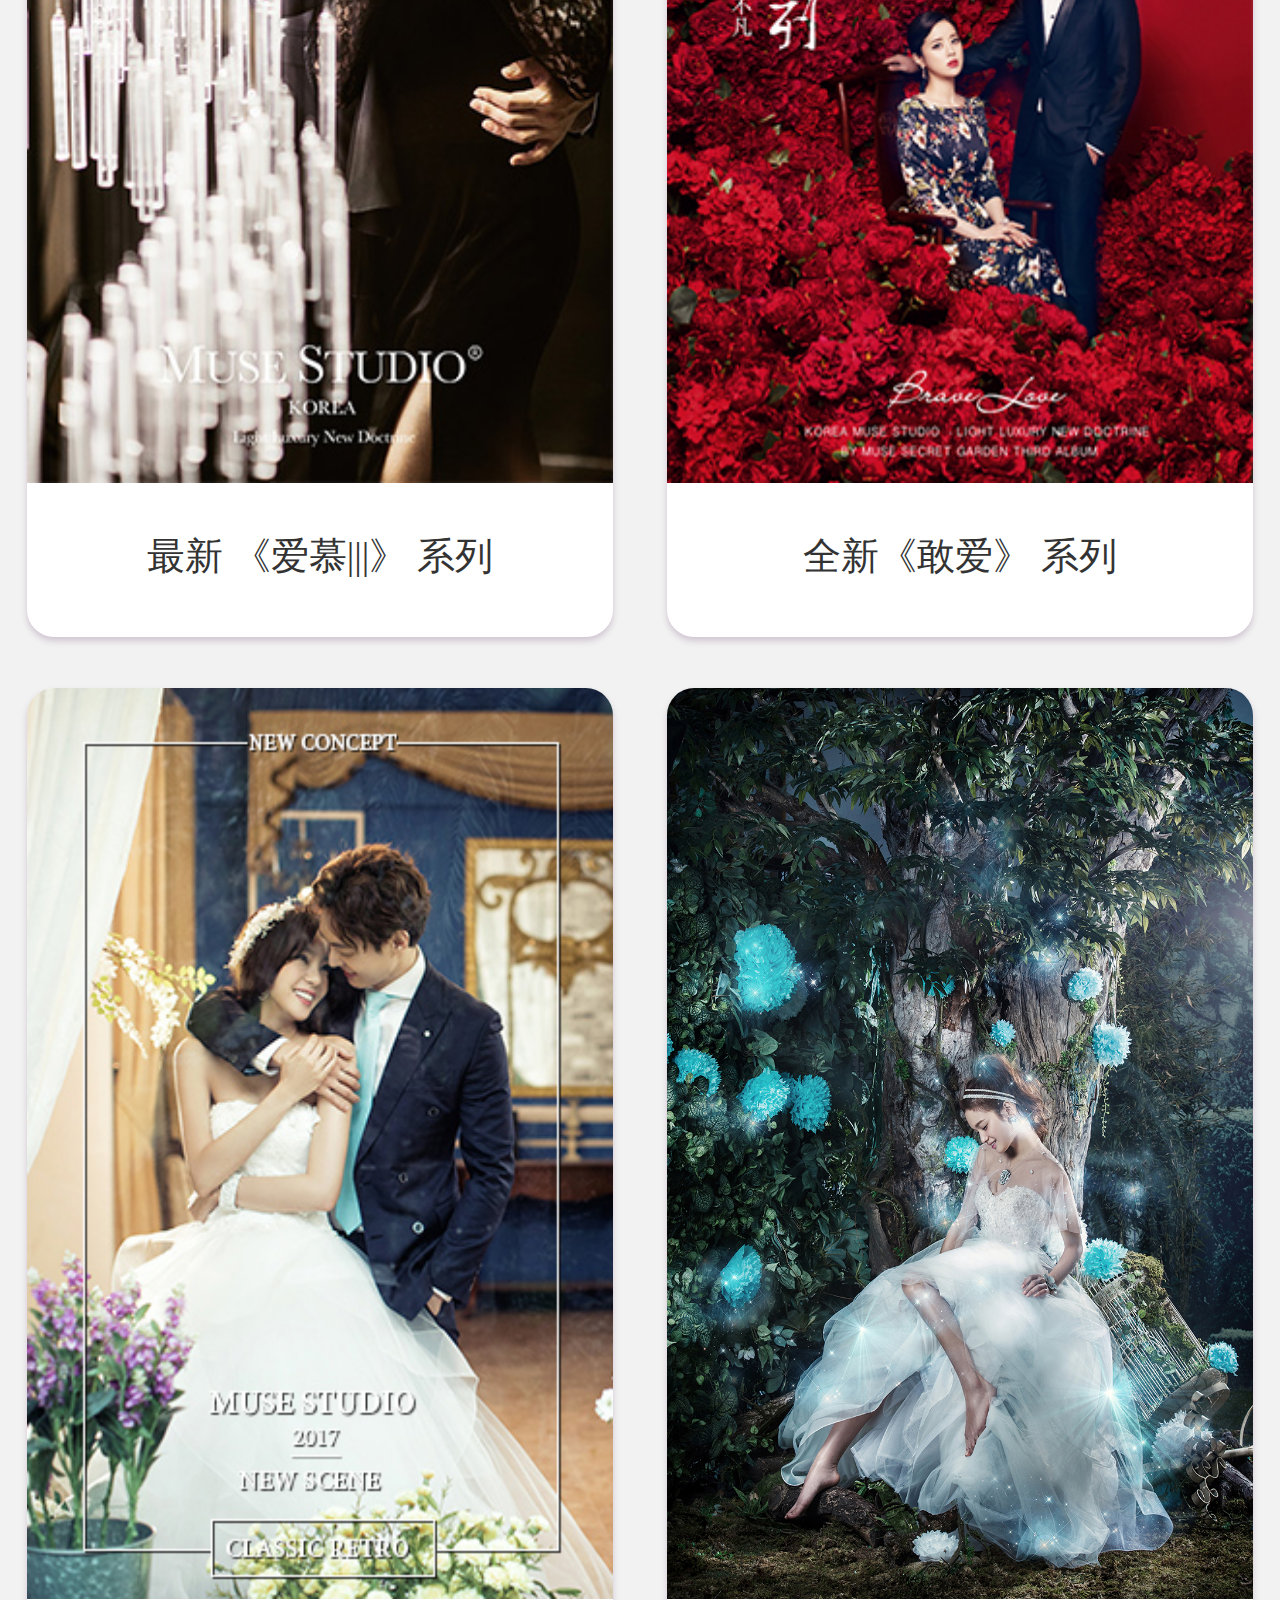
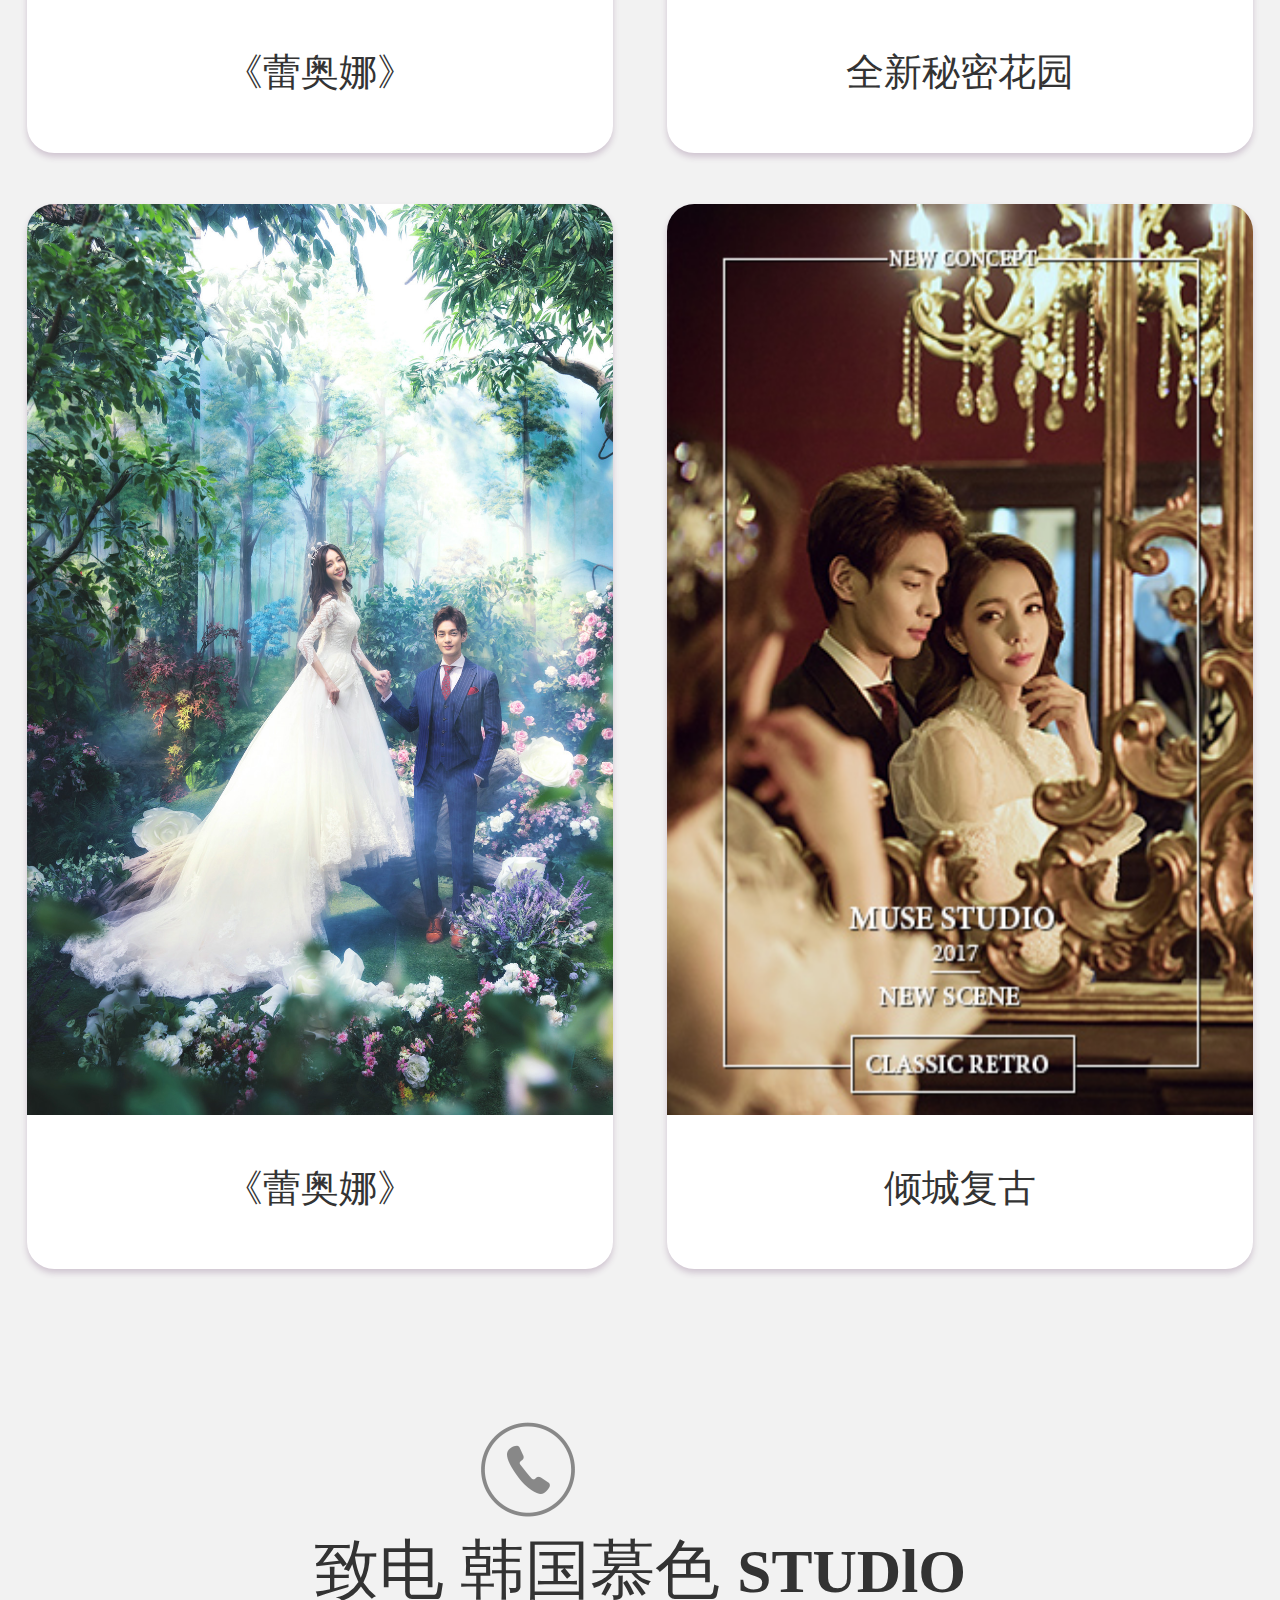
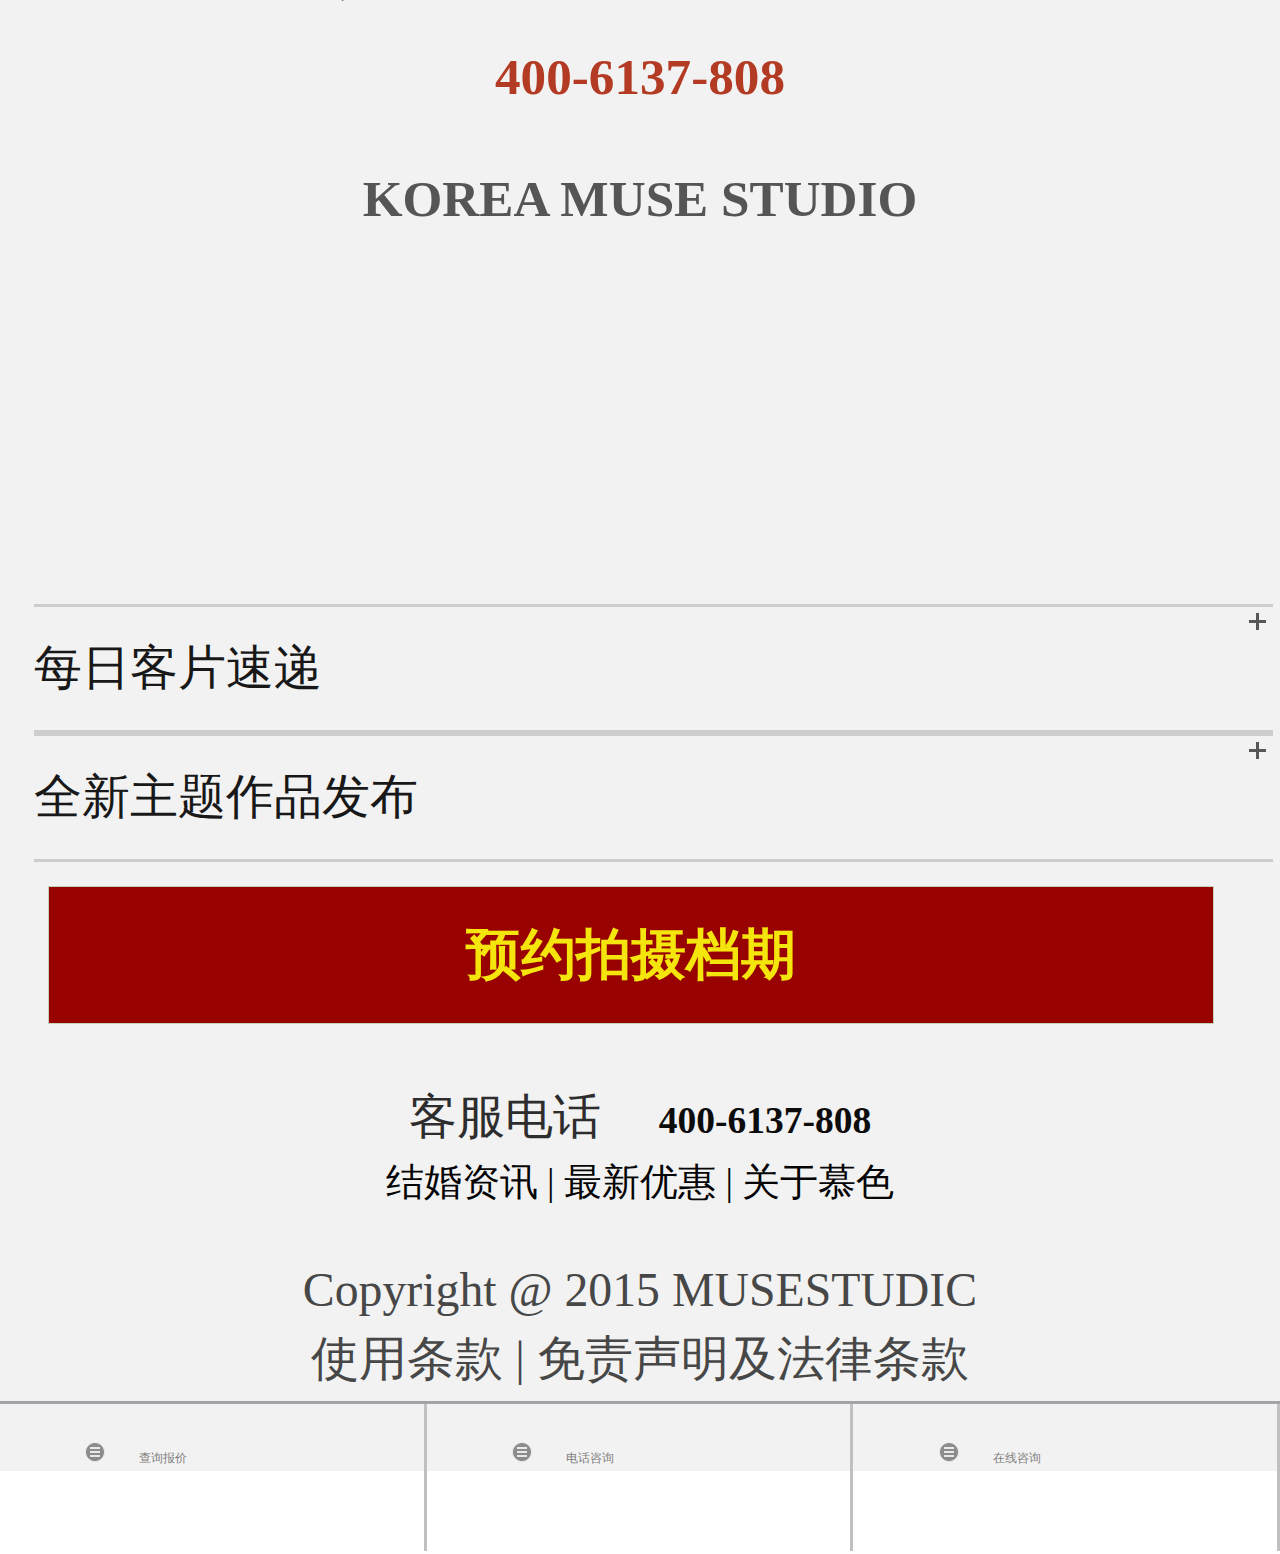
<file: html/xinzuo.html>
<!DOCTYPE html>
<html lang="en">
<head>
    <meta charset="UTF-8">
    <meta name="viewport" content="width=device-width, initial-scale=1.0, maximum-scale=1.0, user-scalable=0/no">
    <meta content="telephone=no,email=no" name="format-detection"/>
    <meta name="apple-mobile-web-app-capable" content="yes">
    <meta name="apple-mobile-web-app-status-bar-style" content="black">
    <title>Title</title>
    <link href="../css/base.css" rel="stylesheet" />
    <link href="../css/common.css" rel="stylesheet" />
    <link href="../css/xinzuo.css" rel="stylesheet" />
    <script>
        (function(){
            function initFontSize(){
                document.documentElement.style.fontSize=20*document.documentElement.clientWidth/375+'px';
            }
            initFontSize();
            window.addEventListener('resize',initFontSize,false);
        })();
    </script>
    <script src="../js/index.js"></script>
</head>
<body>
    <div class="box">
        <header id="h">慕色婚纱摄影MUSESTUDIO</header>
        <p class="p" id="p"></p>
        <div class="h2">
            <ul>
                <li><a href="../index.html">微首页</a></li>
                <li><a  href="xinzuo.html">最新作品</a></li>
                <li><a href="According to the guest.html">客照展示</a></li>
                <li><a href="Service Tips.html">服务贴士</a></li>
            </ul>
            <ul>
                <li><a href="xinhuo.html">最新活动</a></li>
                <li><a href="xintuan.html">最新团购</a></li>
                <li><a href="About.html">关于慕色</a></li>
                <li><a href="New theme.html">在线预约</a></li>
            </ul>
        </div>
        <!-- 头 -->
        <section class="sec1">
            <ul>
                <li>
                    <img src="../images/zx1.jpg" alt="" />
                    <p>全新 《公主日记||》</p>
                </li>
                <li>
                    <img src="../images/zx2.jpg" alt="" />
                    <p>全新 《童话》 系列</p>
                </li>
            </ul>
            <ul>
                <li>
                    <img src="../images/zx3.jpg" alt="" />
                    <p>《唯爱|||》 系列</p>
                </li>
                <li>
                    <img src="../images/zx4.jpg" alt="" />
                    <p>2017经典系列</p>
                </li>
            </ul>
        </section>
        <section class="sec1 sec2">
            <ul>
                <li>
                    <img src="../images/zx5.jpg" alt="" />
                    <p>最新 《爱慕|||》 系列</p>
                </li>
                <li>
                    <img src="../images/zx6.jpg" alt="" />
                    <p>全新《敢爱》 系列</p>
                </li>
            </ul>
            <ul>
                <li>
                    <img src="../images/zx7.jpg" alt="" />
                    <p>《蕾奥娜》</p>
                </li>
                <li>
                    <img src="../images/zx8.jpg" alt="" />
                    <p>全新秘密花园</p>
                </li>
            </ul>
            <ul>
                <li>
                    <img src="../images/zx9.jpg" alt="" />
                    <p>《蕾奥娜》</p>
                </li>
                <li>
                    <img src="../images/zx10.jpg" alt="" />
                    <p>倾城复古</p>
                </li>
            </ul>
        </section>
        <!-- 尾 -->
        <footer>
            <div class="fot1">
                <img src="../images/s11.png" alt="" class="fot2"/>
                <i>致电 韩国慕色</i>
                <span>STUDlO</span>
                <h4>400-6137-808</h4>
                <p>KOREA MUSE STUDIO</p>
            </div>
            <div class="fot3 clearfix">
                <p class="fl">每日客片速递</p>
                <img src="../images/s12.png" alt="" class="fr"/>
            </div>
            <div class="fot3 clearfix">
                <p class="fl">全新主题作品发布</p>
                <img src="../images/s12.png" alt="" class="fr fo1"/>
            </div>
            <div class="fot4">
                <a href="javascript:;">预约拍摄档期</a>
                <span>客服电话</span>
                <i>400-6137-808</i>
                <p>结婚资讯 | 最新优惠 | 关于慕色</p>
                <b>Copyright @ 2015 MUSESTUDIC<br />使用条款 | 免责声明及法律条款</b>
            </div>
            <ul class="fot5">
                <li class="clearfix">
                    <img src="../images/s13.png" class="fl"/>
                    <p class="fl">查询报价</p>
                </li>
                <li class="clearfix">
                    <img src="../images/s13.png" class="fl"/>
                    <p class="fl">电话咨询</p>
                </li>
                <li class="clearfix">
                    <img src="../images/s13.png" class="fl"/>
                    <p class="fl">在线咨询</p>
                </li>
            </ul>
        </footer>
    </div>
</body>
</html>
</file>
<file: css/base.css>
*{
	margin:0;
	padding:0;
	color:#7f7d7d;
	line-height:100%;
	font-family:"\5fae\8f6f\96c5\9ed1";
}
a{
	text-decoration:none;
	font-size:12px;
}
em, i{
	font-style:normal;
}
strong, b{
	font-weight:normal;
}
ul, ol, dl{
	list-style:none;
}
img{
	display:block;
}
textarea, select, input{
	outline:none;
	color:#bcbab5;
	padding-left:10px;
}
textarea{
	resize:none;
}
h1, h2, h3, h4, h5, h6{
	font-weight:normal;
	font-style:normal;
}
</file>
<file: css/common.css>
/*common.css公共样式*/

*{
    margin:0;
    padding:0;
    list-style:none;
}
.clearfix:after{
    display:block;
    content:"";
    clear:both;
}
.clearfix{
    zoom:1;
}
.fl{
    float:left;
}
.fr{
    float:right;
}
img{
    display:block;
}
h1,h2,h3,h4,h5,h6,p,i,strong,em,b,a，span{

    font-size:12px;
    text-decoration:none;
    font-family: "Microsoft YaHei";
    font-weight:normal;
    font-style:normal;
}
</file>
<file: css/index.css>
html {
  font-size: 20px; }

/*
width:px2rem(20px);*/
.box {
  width: 18.75rem;
  height: 115.3rem;
  background: #f2f2f2; }

header {
  width: 100%;
  height: 2rem;
  background: #413342;
  line-height: 2rem;
  text-align: center;
  font-size: 0.95rem;
  color: #fff;
  top: 0;
  left: 0; }

#box {
  width: 18.75rem;
  height: 10.4rem;
  margin: 0 auto;
  overflow: hidden; }

#box ul {
  width: 150rem;
  transform: translate3d(-18.75rem, 0, 0);
  overflow: hidden; }

#box ul li {
  width: 18.75rem;
  float: left;
  height: 10.4rem; }

.p {
  width: 100%;
  height: 2rem;
  display: none; }

.h2 {
  width: 100%;
  height: 4.5rem;
  margin: 0.5rem 0; }
  .h2 ul {
    display: -webkit-box;
    margin-bottom: 0.25rem; }
    .h2 ul li {
      -webkit-box-flex: 4; }
      .h2 ul li a {
        width: 4rem;
        height: 2.15rem;
        border: 0.05rem solid white;
        background: #d0c5d1;
        font-size: 0.6rem;
        color: #413342;
        line-height: 2.15rem;
        text-align: center;
        cursor: pointer;
        margin-left: 0.3rem;
        display: block; }

.c1 {
  width: 100%;
  height: 10.4rem;
  margin-top: 0.15rem; }

.sec1 {
  width: 100%;
  height: 33.9rem;
  margin-bottom: 2.35rem; }
  .sec1 h2 {
    font-size: 0.7rem;
    color: #808080;
    width: 100%;
    height: 2.5rem;
    border-bottom: 0.05rem solid #cdcdcc;
    text-align: center;
    line-height: 2.5rem;
    background: url(../images/s2.jpg) repeat-x;
    font-weight: bold;
    margin-bottom: 0.5rem; }
  .sec1 ul {
    width: 100%;
    height: 15.1rem;
    display: -webkit-box;
    margin-bottom: 0.75rem; }
    .sec1 ul li {
      width: 8.85rem;
      height: 15.1rem;
      border-radius: 0.4rem;
      background: #fff;
      text-align: center;
      margin-right: 0.4rem;
      margin-left: 0.4rem;
      -webkit-box-flex: 2;
      box-shadow: 0px 4px 6px 0px #d0c5d1; }
      .sec1 ul li img {
        width: 100%;
        height: 13.35rem;
        border-radius: 0.4rem 0.4rem 0 0; }
      .sec1 ul li p {
        font-size: 0.55rem;
        color: #333;
        margin-top: 0.55rem; }

.fot1 {
  width: 100%;
  height: 11.45rem;
  text-align: center; }
  .fot1 .fot2 {
    margin-top: 1.35rem;
    margin-left: 7.05rem;
    margin-bottom: 0.25rem; }
  .fot1 i {
    font-size: 0.95rem;
    color: #333; }
  .fot1 span {
    font-size: 0.9rem;
    color: #333;
    font-weight: bold; }
  .fot1 h4 {
    font-size: 0.75rem;
    color: #b33b23;
    font-weight: bold;
    margin-top: 0.7rem;
    margin-bottom: 1.05rem; }
  .fot1 p {
    font-size: 0.75rem;
    color: #555;
    font-weight: bold; }

.fot3 {
  width: 18.15rem;
  height: 1.8rem;
  border-top: 0.05rem solid #cdcdcd;
  border-bottom: 0.05rem solid #cdcdcd;
  margin-left: 0.5rem; }
  .fot3 p {
    line-height: 1.8rem;
    font-size: 0.7rem;
    color: #181818; }
  .fot3 img {
    margin-left: 11.85rem; }

.fot3 .fo1 {
  margin-left: 10.35rem; }

.fot4 {
  width: 100%;
  height: 7.55rem;
  text-align: center; }
  .fot4 a {
    width: 17.05rem;
    height: 2rem;
    background: #980201;
    text-align: center;
    line-height: 2rem;
    font-size: 0.8rem;
    color: #f4e50c;
    font-weight: bold;
    display: block;
    margin: 0.35rem 0.5rem 0 0.7rem;
    border: 0.025rem solid #c0d3b7; }
  .fot4 span {
    margin-top: 1rem;
    margin-right: 0.6rem;
    font-size: 0.7rem;
    color: #2d2d2d;
    display: inline-block; }
  .fot4 i {
    margin-top: 1.05rem;
    font-size: 0.55rem;
    color: #0c0c0c;
    font-weight: bold;
    display: inline-block; }
  .fot4 p {
    color: #050505;
    margin-top: 0.3rem;
    font-size: 0.55rem;
    cursor: pointer; }
  .fot4 b {
    color: #474747;
    font-size: 0.7rem;
    margin-top: 0.8rem;
    line-height: 1rem;
    display: inline-block; }

.fot5 {
  width: 100%;
  height: 2.2rem;
  display: -webkit-box;
  border-top: 0.05rem solid #a1a3a6; }
  .fot5 li {
    width: 6.2rem;
    height: 2.15rem;
    -webkit-box-flex: 3;
    border-right: 0.05rem solid silver; }
    .fot5 li img {
      margin-top: 0.55rem;
      margin-left: 1.25rem; }
    .fot5 li p {
      margin-top: 0.7rem;
      margin-left: 0.5rem; }
</file>
<file: css/About.css>
* {
  margin: 0;
  padding: 0;
  list-style: none; }

html {
  font-size: 20px; }

#wrapper {
  width: 18.75rem;
  height: 100%;
  margin: 0 auto;
  position: relative;
  background: #f2f2f2; }

#branding {
  height: 2rem;
  text-align: center;
  background: #413342;
  position: fixed;
  width: 18.75rem; }

#branding a {
  color: white;
  font-size: 0.95rem;
  line-height: 2rem; }

.navee {
  padding-bottom: 0rem;
  font-size: 0.6rem;
  margin: 0 auto;
  margin-top: 0.8rem; }

.navee span {
  float: left;
  width: 23%;
  background-color: #d0c5d1;
  margin-left: 0.2rem;
  margin-bottom: 0.25rem;
  height: 2rem;
  line-height: 2rem;
  text-align: center;
  color: #413342;
  border-width: 0.05rem;
  border-style: solid;
  border-color: white;
  border-image: initial; }

.navee span a {
  width: 18.75rem;
  margin: 0 auto;
  color: #413342; }

.sec1 {
  width: 100%;
  height: 347.4rem;
  background: #e2e2e0;
  padding-top: 0.25rem; }
  .sec1 .sec1-1 {
    margin-left: 0.25rem;
    width: 18.25rem;
    height: 347.15rem; }
    .sec1 .sec1-1 h2 {
      font-size: 0.7rem;
      color: #808080;
      width: 100%;
      height: 2.5rem;
      border-bottom: 0.05rem solid #cdcdcc;
      text-align: center;
      line-height: 2.5rem;
      background: url(../images/s2.jpg) repeat-x;
      font-weight: bold;
      margin-top: 0.5rem; }
    .sec1 .sec1-1 img {
      width: 100%;
      height: 22.75rem; }
    .sec1 .sec1-1 .sec1-2 {
      height: 3.05rem;
      width: 100%;
      border-top: 1px dashed #ccc;
      background: #FFF; }
      .sec1 .sec1-1 .sec1-2 p {
        text-align: center;
        line-height: 1rem; }
        .sec1 .sec1-1 .sec1-2 p strong {
          font-size: 0.35rem; }

.fot1 {
  width: 100%;
  height: 11.45rem;
  text-align: center; }
  .fot1 .fot2 {
    margin-top: 1.35rem;
    margin-left: 7.05rem;
    margin-bottom: 0.25rem; }
  .fot1 i {
    font-size: px2rem(38px);
    color: #333; }
  .fot1 span {
    font-size: 0.9rem;
    color: #333;
    font-weight: bold; }
  .fot1 h4 {
    font-size: 0.75rem;
    color: #b33b23;
    font-weight: bold;
    margin-top: 0.7rem;
    margin-bottom: 1.05rem; }
  .fot1 p {
    font-size: 0.75rem;
    color: #555;
    font-weight: bold; }

.fot3 {
  width: 18.15rem;
  height: 1.8rem;
  border-top: 0.05rem solid #cdcdcd;
  border-bottom: 0.05rem solid #cdcdcd;
  margin-left: 0.5rem; }
  .fot3 p {
    line-height: 1.8rem;
    font-size: 0.7rem;
    color: #181818; }
  .fot3 img {
    margin-left: 11.85rem; }

.fot3 .fo1 {
  margin-left: 10.35rem; }

.fot4 {
  width: 100%;
  height: 8.55rem;
  text-align: center; }
  .fot4 a {
    width: 17.05rem;
    height: 2rem;
    background: #980201;
    text-align: center;
    line-height: 2rem;
    font-size: 0.8rem;
    color: #f4e50c;
    font-weight: bold;
    display: block;
    margin: 0.35rem 0.5rem 0 0.7rem;
    border: 0.025rem solid #c0d3b7; }
  .fot4 span {
    margin-top: 1rem;
    margin-right: 0.6rem;
    font-size: 0.7rem;
    color: #2d2d2d;
    display: inline-block; }
  .fot4 i {
    margin-top: 1.05rem;
    font-size: 0.55rem;
    color: #0c0c0c;
    font-weight: bold;
    display: inline-block; }
  .fot4 p {
    color: #050505;
    margin-top: 0.3rem;
    font-size: 0.55rem;
    cursor: pointer; }
  .fot4 b {
    color: #474747;
    font-size: 0.7rem;
    margin-top: 0.8rem;
    line-height: 1rem;
    display: inline-block; }

.fot5 {
  width: 100%;
  height: 2.2rem;
  display: -webkit-box;
  border-top: 0.05rem solid #a1a3a6; }
  .fot5 li {
    width: 6.2rem;
    height: 2.15rem;
    -webkit-box-flex: 3;
    border-right: 0.05rem solid silver; }
    .fot5 li img {
      margin-top: 0.55rem;
      margin-left: 1.25rem; }
    .fot5 li p {
      margin-top: 0.7rem;
      margin-left: 0.5rem; }
</file>
<file: css/According to the guest.css>
* {
  margin: 0;
  padding: 0;
  list-style: none; }

html {
  font-size: 20px; }

#wrapper {
  width: 18.75rem;
  height: 100%;
  margin: 0 auto;
  position: relative; }

#branding {
  height: 2rem;
  text-align: center;
  background: #413342;
  position: fixed;
  width: 18.75rem; }

#branding a {
  color: white;
  font-size: 0.95rem;
  line-height: 2rem; }

.navee {
  padding-bottom: 0rem;
  font-size: 0.6rem;
  margin: 0 auto;
  margin-top: 0.8rem; }

.navee span {
  float: left;
  width: 23%;
  background-color: #d0c5d1;
  margin-left: 0.2rem;
  margin-bottom: 0.25rem;
  height: 2rem;
  line-height: 2rem;
  text-align: center;
  color: #413342;
  border-width: 0.05rem;
  border-style: solid;
  border-color: white;
  border-image: initial; }

.navee span a {
  width: 18.75rem;
  margin: 0 auto;
  color: #413342; }

.sec1 {
  width: 100%;
  height: 78.375rem;
  margin-bottom: 2.35rem; }
  .sec1 ul {
    width: 100%;
    height: 15.1rem;
    display: -webkit-box;
    margin-bottom: 0.75rem; }
    .sec1 ul li {
      width: 8.85rem;
      height: 15.1rem;
      border-radius: 0.4rem;
      background: #fff;
      text-align: center;
      margin-right: 0.4rem;
      margin-left: 0.4rem;
      -webkit-box-flex: 2;
      box-shadow: 0px 4px 6px 0px #d0c5d1; }
      .sec1 ul li img {
        width: 100%;
        height: 13.35rem;
        border-radius: 0.4rem 0.4rem 0 0; }
      .sec1 ul li p {
        font-size: 0.55rem;
        color: #333;
        margin-top: 0.55rem; }

.fot1 {
  width: 100%;
  height: 11.45rem;
  text-align: center; }
  .fot1 .fot2 {
    margin-top: 1.35rem;
    margin-left: 7.05rem;
    margin-bottom: 0.25rem; }
  .fot1 i {
    font-size: 0.95rem;
    color: #333; }
  .fot1 span {
    font-size: 0.9rem;
    color: #333;
    font-weight: bold; }
  .fot1 h4 {
    font-size: 0.75rem;
    color: #b33b23;
    font-weight: bold;
    margin-top: 0.7rem;
    margin-bottom: 1.05rem; }
  .fot1 p {
    font-size: 0.75rem;
    color: #555;
    font-weight: bold; }

.fot3 {
  width: 18.15rem;
  height: 1.8rem;
  border-top: 0.05rem solid #cdcdcd;
  border-bottom: 0.05rem solid #cdcdcd;
  margin-left: 0.5rem; }
  .fot3 p {
    line-height: 1.8rem;
    font-size: 0.7rem;
    color: #181818; }
  .fot3 img {
    margin-left: 11.85rem; }

.fot3 .fo1 {
  margin-left: 10.35rem; }

.fot4 {
  width: 100%;
  height: 8.55rem;
  text-align: center; }
  .fot4 a {
    width: 17.05rem;
    height: 2rem;
    background: #980201;
    text-align: center;
    line-height: 2rem;
    font-size: 0.8rem;
    color: #f4e50c;
    font-weight: bold;
    display: block;
    margin: 0.35rem 0.5rem 0 0.7rem;
    border: 0.025rem solid #c0d3b7; }
  .fot4 span {
    margin-top: 1rem;
    margin-right: 0.6rem;
    font-size: 0.7rem;
    color: #2d2d2d;
    display: inline-block; }
  .fot4 i {
    margin-top: 1.05rem;
    font-size: 0.55rem;
    color: #0c0c0c;
    font-weight: bold;
    display: inline-block; }
  .fot4 p {
    color: #050505;
    margin-top: 0.3rem;
    font-size: 0.55rem;
    cursor: pointer; }
  .fot4 b {
    color: #474747;
    font-size: 0.7rem;
    margin-top: 0.8rem;
    line-height: 1rem;
    display: inline-block; }

.fot5 {
  width: 100%;
  height: 2.2rem;
  display: -webkit-box;
  border-top: 0.05rem solid #a1a3a6; }
  .fot5 li {
    width: 6.2rem;
    height: 2.15rem;
    -webkit-box-flex: 3;
    border-right: 0.05rem solid silver; }
    .fot5 li img {
      margin-top: 0.55rem;
      margin-left: 1.25rem; }
    .fot5 li p {
      margin-top: 0.7rem;
      margin-left: 0.5rem; }
</file>
<file: css/New theme.css>
* {
  margin: 0;
  padding: 0;
  list-style: none; }

html {
  font-size: 20px; }

#wrapper {
  width: 18.15rem;
  height: 87.6rem;
  margin: 0 auto;
  position: relative;
  padding-top: 0.6rem;
  padding-left: 0.6rem;
  background: #78a6ba; }

.r-box {
  width: 17.55rem;
  height: 83.85rem;
  background: #f1fbff;
  padding-top: 0.6rem; }

.r-box2 {
  height: 49.05rem;
  border-bottom: 0.05rem solid #c3c9d0;
  padding-left: 0.6rem; }

.r-head {
  width: 16.8rem;
  height: 27.95rem;
  text-align: center;
  padding-left: 0.6rem;
  border-bottom: 0.05rem solid #c3c9d0; }

.r-head h1 {
  line-height: 2.3rem;
  font-size: 0.9rem; }

.r-img {
  width: 16.45rem;
  height: 23.7rem; }

.r-box .h3 {
  margin-top: 0.925rem;
  margin-bottom: 0.3rem;
  font-size: 0.7rem;
  font-weight: bold;
  color: #000; }

.r-box .h3 i {
  color: red; }

.r-u {
  width: 15.95rem;
  height: 10.2rem;
  border: 0.05rem solid #c3c9d0;
  background: #fafdff; }

.r-u li {
  width: 15.45rem;
  height: 2rem;
  line-height: 2rem;
  padding-left: 0.5rem; }

.r-inp {
  width: 15.45rem;
  height: 2rem;
  border: 0.05rem solid #c3c9d0;
  background: #fafdff; }

.r-1 {
  display: inline-block; }

.r-2 {
  border-bottom: 2px solid #c3c9d0; }

.r-3 {
  margin-top: 1.525rem; }

.r-fot {
  width: 16.6rem;
  height: 9.7rem;
  border-top: 0.025rem dashed #c3c9d0; }

.r-fot h5 {
  font-size: 0.7rem;
  font-weight: bold;
  color: #000;
  margin-top: 0.675rem; }

.r-fot p {
  line-height: 1.275rem; }

.r-btn {
  width: 16.55rem;
  height: 2rem;
  margin-left: 0.6rem;
  margin-top: 1.65rem;
  text-align: center;
  color: #fff;
  background: #47819a; }

.r-a1 {
  margin-left: 15.2rem;
  margin-top: 0.725rem;
  color: #c3c9d0;
  text-decoration: none; }

.fot {
  text-align: center;
  margin-top: 0.925rem; }
</file>
<file: css/Service Tips.css>
@charset "UTF-8";
* {
  margin: 0;
  padding: 0;
  list-style: none; }

html {
  font-size: 20px; }

#wrapper {
  width: 18.75rem;
  height: 100%;
  margin: 0 auto;
  position: relative; }

#branding {
  height: 2rem;
  text-align: center;
  background: #413342;
  position: fixed;
  width: 18.75rem; }

#branding a {
  color: white;
  font-size: 0.95rem;
  line-height: 2rem; }

.navee {
  padding-bottom: 0rem;
  font-size: 0.6rem;
  margin: 0 auto;
  margin-top: 0.8rem; }

.navee span {
  float: left;
  width: 23%;
  background-color: #d0c5d1;
  margin-left: 0.2rem;
  margin-bottom: 0.25rem;
  height: 2rem;
  line-height: 2rem;
  text-align: center;
  color: #413342;
  font-family: 微软雅黑;
  border-width: 0.05rem;
  border-style: solid;
  border-color: white;
  border-image: initial; }

.navee span a {
  width: 18.75rem;
  margin: 0 auto;
  color: #413342; }

.inner {
  padding: 0.25rem 0.25rem 0; }

.yj {
  margin: 0.75rem 0.1rem 0 0.1rem;
  border: 0.025rem solid #cbcbcb;
  background-color: #FFF;
  border-radius: 0.4rem 0.4rem 0 0; }

.one {
  width: 97%;
  margin: 0 auto;
  text-align: center; }

.kai {
  font-size: 0.7rem;
  font-weight: bold;
  color: #000000;
  margin-top: 0.75rem;
  overflow: hidden; }

.two {
  padding-top: 0.25rem;
  color: #c4c4c4;
  font-size: 0.7rem; }

.one img {
  width: 100%;
  margin-top: 0.5rem; }

.three {
  line-height: 1.5rem;
  color: #666;
  font-size: 0.65rem; }

p {
  padding: 0.35rem 0; }

.four {
  border: #dbdbdb 0.05rem dashed; }

.six {
  float: right;
  color: #ccc;
  margin-top: 0.9rem; }

.dede_pages {
  height: 100%;
  width: 100%;
  margin: 0 auto;
  overflow: hidden; }

.thisclass {
  font-weight: bold;
  color: #C00; }

.fot1 {
  width: 100%;
  height: 11.45rem;
  text-align: center; }
  .fot1 .fot2 {
    margin-top: 1.35rem;
    margin-left: 7.05rem;
    margin-bottom: 0.25rem; }
  .fot1 i {
    font-size: px2rem(38px);
    color: #333; }
  .fot1 span {
    font-size: 0.9rem;
    color: #333;
    font-weight: bold; }
  .fot1 h4 {
    font-size: 0.75rem;
    color: #b33b23;
    font-weight: bold;
    margin-top: 0.7rem;
    margin-bottom: 1.05rem; }
  .fot1 p {
    font-size: 0.75rem;
    color: #555;
    font-weight: bold; }

.fot3 {
  width: 18.15rem;
  height: 1.8rem;
  border-top: 0.05rem solid #cdcdcd;
  border-bottom: 0.05rem solid #cdcdcd;
  margin-left: 0.5rem; }
  .fot3 p {
    font-size: 0.7rem;
    color: #181818; }
  .fot3 img {
    margin-left: 11.85rem; }

.fot3 .fo1 {
  margin-left: 10.35rem; }

.fot4 {
  width: 100%;
  height: 8.55rem;
  text-align: center; }
  .fot4 a {
    width: 17.05rem;
    height: 2rem;
    background: #980201;
    text-align: center;
    line-height: 2rem;
    font-size: 0.8rem;
    color: #f4e50c;
    font-weight: bold;
    display: block;
    margin: 0.35rem 0.5rem 0 0.7rem;
    border: 0.025rem solid #c0d3b7; }
  .fot4 span {
    margin-top: 1rem;
    margin-right: 0.6rem;
    font-size: 0.7rem;
    color: #2d2d2d;
    display: inline-block; }
  .fot4 i {
    margin-top: 1.05rem;
    font-size: 0.55rem;
    color: #0c0c0c;
    font-weight: bold;
    display: inline-block; }
  .fot4 p {
    color: #050505;
    margin-top: 0.3rem;
    font-size: 0.55rem;
    cursor: pointer; }
  .fot4 b {
    color: #474747;
    font-size: 0.7rem;
    margin-top: 0.8rem;
    line-height: 1rem;
    display: inline-block; }

.fot5 {
  width: 100%;
  height: 2.2rem;
  display: -webkit-box;
  border-top: 0.05rem solid #a1a3a6; }
  .fot5 li {
    width: 6.2rem;
    height: 2.15rem;
    -webkit-box-flex: 3;
    border-right: 0.05rem solid silver; }
    .fot5 li img {
      margin-top: 0.55rem;
      margin-left: 1.25rem; }
    .fot5 li p {
      margin-top: 0.7rem;
      margin-left: 0.5rem; }
</file>
<file: css/xinhuo.css>
html {
  font-size: 20px;
  width: 100%; }

/*
width:px2rem(20px);*/
.box {
  width: 100%;
  background: #f2f2f2; }

header {
  width: 100%;
  height: 2rem;
  background: #413342;
  line-height: 2rem;
  text-align: center;
  font-size: 0.95rem;
  color: #fff;
  top: 0;
  left: 0; }

.h2 {
  width: 100%;
  height: 4.5rem;
  margin: 0.5rem 0; }
  .h2 ul {
    display: -webkit-box;
    margin-bottom: 0.25rem; }
    .h2 ul li {
      -webkit-box-flex: 4; }
      .h2 ul li a {
        width: 4rem;
        height: 2.15rem;
        border: 0.05rem solid white;
        background: #d0c5d1;
        font-size: 0.6rem;
        color: #413342;
        line-height: 2.15rem;
        text-align: center;
        cursor: pointer;
        margin-left: 0.3rem;
        display: block; }

.p {
  width: 100%;
  height: 2rem;
  display: none; }

section {
  width: 100%;
  height: 190rem;
  background: #e2e2e0;
  padding-top: 1rem; }
  section div {
    width: 18.05rem;
    height: 18.05rem;
    border: 0.025rem solid #cbcbcb;
    border-radius: 0.5rem;
    margin-left: 0.3rem;
    text-align: center;
    background: #fff;
    margin-bottom: 0.7rem; }
    section div h2 {
      margin-top: 0.6rem;
      line-height: 1.1rem;
      font-size: 0.7rem;
      color: #333;
      font-weight: bold; }
    section div p {
      color: #c4c4c4;
      font-size: 0.5rem;
      line-height: 1.1rem;
      margin-bottom: 0.45rem; }
    section div img {
      margin-left: 0.25rem;
      margin-bottom: 0.55rem;
      width: 17.45rem;
      height: 9.6rem; }
    section div b {
      width: 100%;
      height: 0.1rem;
      font-size: 0.1rem;
      color: #666; }
    section div span {
      width: 100%;
      height: 2.5rem;
      line-height: 2.5rem;
      border-top: 0.1rem dashed #dbdbdb;
      margin-top: 0.85rem;
      display: block; }
      section div span a {
        font-size: 0.75rem;
        color: #333; }
      section div span i {
        font-size: 0.4rem;
        color: #ccc;
        margin-left: 1.5rem; }

.fot1 {
  width: 100%;
  height: 11.45rem;
  text-align: center; }
  .fot1 .fot2 {
    margin-top: 1.35rem;
    margin-left: 7.05rem;
    margin-bottom: 0.25rem; }
  .fot1 i {
    font-size: 0.95rem;
    color: #333; }
  .fot1 span {
    font-size: 0.9rem;
    color: #333;
    font-weight: bold; }
  .fot1 h4 {
    font-size: 0.75rem;
    color: #b33b23;
    font-weight: bold;
    margin-top: 0.7rem;
    margin-bottom: 1.05rem; }
  .fot1 p {
    font-size: 0.75rem;
    color: #555;
    font-weight: bold; }

.fot3 {
  width: 18.15rem;
  height: 1.8rem;
  border-top: 0.05rem solid #cdcdcd;
  border-bottom: 0.05rem solid #cdcdcd;
  margin-left: 0.5rem; }
  .fot3 p {
    line-height: 1.8rem;
    font-size: 0.7rem;
    color: #181818; }
  .fot3 img {
    margin-left: 11.85rem; }

.fot3 .fo1 {
  margin-left: 10.35rem; }

.fot4 {
  width: 100%;
  height: 7.55rem;
  text-align: center; }
  .fot4 a {
    width: 17.05rem;
    height: 2rem;
    background: #980201;
    text-align: center;
    line-height: 2rem;
    font-size: 0.8rem;
    color: #f4e50c;
    font-weight: bold;
    display: block;
    margin: 0.35rem 0.5rem 0 0.7rem;
    border: 0.025rem solid #c0d3b7; }
  .fot4 span {
    margin-top: 1rem;
    margin-right: 0.6rem;
    font-size: 0.7rem;
    color: #2d2d2d;
    display: inline-block; }
  .fot4 i {
    margin-top: 1.05rem;
    font-size: 0.55rem;
    color: #0c0c0c;
    font-weight: bold;
    display: inline-block; }
  .fot4 p {
    color: #050505;
    margin-top: 0.3rem;
    font-size: 0.55rem;
    cursor: pointer; }
  .fot4 b {
    color: #474747;
    font-size: 0.7rem;
    margin-top: 0.8rem;
    line-height: 1rem;
    display: inline-block; }

.fot5 {
  width: 100%;
  height: 2.2rem;
  display: -webkit-box;
  border-top: 0.05rem solid #a1a3a6; }
  .fot5 li {
    width: 6.2rem;
    height: 2.15rem;
    -webkit-box-flex: 3;
    border-right: 0.05rem solid silver; }
    .fot5 li img {
      margin-top: 0.55rem;
      margin-left: 1.25rem; }
    .fot5 li p {
      margin-top: 0.7rem;
      margin-left: 0.5rem; }
</file>
<file: css/xintuan.css>
html {
  font-size: 20px;
  width: 100%; }

/*
width:px2rem(20px);*/
.box {
  width: 100%;
  background: #f2f2f2; }

header {
  width: 100%;
  height: 2rem;
  background: #413342;
  line-height: 2rem;
  text-align: center;
  font-size: 0.95rem;
  color: #fff;
  top: 0;
  left: 0; }

.p {
  width: 100%;
  height: 2rem;
  display: none; }

.h2 {
  width: 100%;
  height: 4.5rem;
  margin: 0.5rem 0; }
  .h2 ul {
    display: -webkit-box;
    margin-bottom: 0.25rem; }
    .h2 ul li {
      -webkit-box-flex: 4; }
      .h2 ul li a {
        width: 4rem;
        height: 2.15rem;
        border: 0.05rem solid white;
        background: #d0c5d1;
        font-size: 0.6rem;
        color: #413342;
        line-height: 2.15rem;
        text-align: center;
        cursor: pointer;
        margin-left: 0.3rem;
        display: block; }

section {
  width: 100%;
  height: 45rem;
  background: #e2e2e0;
  padding-top: 1rem; }
  section div {
    width: 18.05rem;
    /* height: px2rem(888px);*/
    border: 0.025rem solid #cbcbcb;
    border-radius: 0.5rem;
    margin-left: 0.3rem;
    text-align: center;
    background: #fff;
    margin-bottom: 0.7rem; }
    section div h2 {
      margin-top: 0.6rem;
      line-height: 1.1rem;
      font-size: 0.7rem;
      color: #333;
      font-weight: bold; }
    section div p {
      color: #c4c4c4;
      font-size: 0.5rem;
      line-height: 1.1rem;
      margin-bottom: 0.45rem; }
    section div img {
      margin-left: 0.25rem;
      margin-bottom: 0.65rem;
      width: 17.45rem;
      height: 9.6rem; }
    section div b {
      width: 100%;
      height: 4.5rem;
      line-height: 1.5rem;
      font-size: 0.6rem;
      color: #666; }
    section div span {
      width: 100%;
      height: 2.5rem;
      line-height: 2.5rem;
      border-top: 0.1rem dashed #dbdbdb;
      margin-top: 0.85rem;
      display: block; }
      section div span a {
        font-size: 0.75rem;
        color: #333; }
      section div span i {
        font-size: 0.4rem;
        color: #ccc;
        margin-left: 1.5rem; }

.fot1 {
  width: 100%;
  height: 11.45rem;
  text-align: center; }
  .fot1 .fot2 {
    margin-top: 1.35rem;
    margin-left: 7.05rem;
    margin-bottom: 0.25rem; }
  .fot1 i {
    font-size: 0.95rem;
    color: #333; }
  .fot1 span {
    font-size: 0.9rem;
    color: #333;
    font-weight: bold; }
  .fot1 h4 {
    font-size: 0.75rem;
    color: #b33b23;
    font-weight: bold;
    margin-top: 0.7rem;
    margin-bottom: 1.05rem; }
  .fot1 p {
    font-size: 0.75rem;
    color: #555;
    font-weight: bold; }

.fot3 {
  width: 18.15rem;
  height: 1.8rem;
  border-top: 0.05rem solid #cdcdcd;
  border-bottom: 0.05rem solid #cdcdcd;
  margin-left: 0.5rem; }
  .fot3 p {
    line-height: 1.8rem;
    font-size: 0.7rem;
    color: #181818; }
  .fot3 img {
    margin-left: 11.85rem; }

.fot3 .fo1 {
  margin-left: 10.35rem; }

.fot4 {
  width: 100%;
  height: 7.55rem;
  text-align: center; }
  .fot4 a {
    width: 17.05rem;
    height: 2rem;
    background: #980201;
    text-align: center;
    line-height: 2rem;
    font-size: 0.8rem;
    color: #f4e50c;
    font-weight: bold;
    display: block;
    margin: 0.35rem 0.5rem 0 0.7rem;
    border: 0.025rem solid #c0d3b7; }
  .fot4 span {
    margin-top: 1rem;
    margin-right: 0.6rem;
    font-size: 0.7rem;
    color: #2d2d2d;
    display: inline-block; }
  .fot4 i {
    margin-top: 1.05rem;
    font-size: 0.55rem;
    color: #0c0c0c;
    font-weight: bold;
    display: inline-block; }
  .fot4 p {
    color: #050505;
    margin-top: 0.3rem;
    font-size: 0.55rem;
    cursor: pointer; }
  .fot4 b {
    color: #474747;
    font-size: 0.7rem;
    margin-top: 0.8rem;
    line-height: 1rem;
    display: inline-block; }

.fot5 {
  width: 100%;
  height: 2.2rem;
  display: -webkit-box;
  border-top: 0.05rem solid #a1a3a6; }
  .fot5 li {
    width: 6.2rem;
    height: 2.15rem;
    -webkit-box-flex: 3;
    border-right: 0.05rem solid silver; }
    .fot5 li img {
      margin-top: 0.55rem;
      margin-left: 1.25rem; }
    .fot5 li p {
      margin-top: 0.7rem;
      margin-left: 0.5rem; }
</file>
<file: css/xinzuo.css>
html {
  font-size: 20px; }

/*
width:px2rem(20px);*/
.box {
  width: 18.75rem;
  height: 115.3rem;
  background: #f2f2f2; }

header {
  width: 100%;
  height: 2rem;
  background: #413342;
  line-height: 2rem;
  text-align: center;
  font-size: 0.95rem;
  color: #fff;
  top: 0;
  left: 0; }

.p {
  width: 100%;
  height: 2rem;
  display: none; }

.h2 {
  width: 100%;
  height: 4.5rem;
  margin: 0.5rem 0; }
  .h2 ul {
    display: -webkit-box;
    margin-bottom: 0.25rem; }
    .h2 ul li {
      -webkit-box-flex: 4; }
      .h2 ul li a {
        width: 4rem;
        height: 2.15rem;
        border: 0.05rem solid white;
        background: #d0c5d1;
        font-size: 0.6rem;
        color: #413342;
        line-height: 2.15rem;
        text-align: center;
        cursor: pointer;
        margin-left: 0.3rem;
        display: block; }

.sec1 {
  width: 100%;
  height: 32.1rem; }
  .sec1 ul {
    width: 100%;
    height: 15.7rem;
    display: -webkit-box;
    margin-top: 0.75rem; }
    .sec1 ul li {
      width: 8.85rem;
      height: 15.6rem;
      border-radius: 0.4rem;
      background: #fff;
      text-align: center;
      margin-right: 0.4rem;
      margin-left: 0.4rem;
      -webkit-box-flex: 2;
      box-shadow: 0px 4px 6px 0px #d0c5d1; }
      .sec1 ul li img {
        width: 100%;
        height: 13.35rem;
        border-radius: 0.4rem 0.4rem 0 0; }
      .sec1 ul li p {
        font-size: 0.55rem;
        color: #333;
        margin-top: 0.8rem; }

.sec2 {
  height: 49.2rem; }
  .sec2 ul {
    height: 15.6rem; }

.fot1 {
  width: 100%;
  height: 11.45rem;
  text-align: center; }
  .fot1 .fot2 {
    margin-top: 1.35rem;
    margin-left: 7.05rem;
    margin-bottom: 0.25rem; }
  .fot1 i {
    font-size: 0.95rem;
    color: #333; }
  .fot1 span {
    font-size: 0.9rem;
    color: #333;
    font-weight: bold; }
  .fot1 h4 {
    font-size: 0.75rem;
    color: #b33b23;
    font-weight: bold;
    margin-top: 0.7rem;
    margin-bottom: 1.05rem; }
  .fot1 p {
    font-size: 0.75rem;
    color: #555;
    font-weight: bold; }

.fot3 {
  width: 18.15rem;
  height: 1.8rem;
  border-top: 0.05rem solid #cdcdcd;
  border-bottom: 0.05rem solid #cdcdcd;
  margin-left: 0.5rem; }
  .fot3 p {
    line-height: 1.8rem;
    font-size: 0.7rem;
    color: #181818; }
  .fot3 img {
    margin-left: 11.85rem; }

.fot3 .fo1 {
  margin-left: 10.35rem; }

.fot4 {
  width: 100%;
  height: 7.55rem;
  text-align: center; }
  .fot4 a {
    width: 17.05rem;
    height: 2rem;
    background: #980201;
    text-align: center;
    line-height: 2rem;
    font-size: 0.8rem;
    color: #f4e50c;
    font-weight: bold;
    display: block;
    margin: 0.35rem 0.5rem 0 0.7rem;
    border: 0.025rem solid #c0d3b7; }
  .fot4 span {
    margin-top: 1rem;
    margin-right: 0.6rem;
    font-size: 0.7rem;
    color: #2d2d2d;
    display: inline-block; }
  .fot4 i {
    margin-top: 1.05rem;
    font-size: 0.55rem;
    color: #0c0c0c;
    font-weight: bold;
    display: inline-block; }
  .fot4 p {
    color: #050505;
    margin-top: 0.3rem;
    font-size: 0.55rem;
    cursor: pointer; }
  .fot4 b {
    color: #474747;
    font-size: 0.7rem;
    margin-top: 0.8rem;
    line-height: 1rem;
    display: inline-block; }

.fot5 {
  width: 100%;
  height: 2.2rem;
  display: -webkit-box;
  border-top: 0.05rem solid #a1a3a6; }
  .fot5 li {
    width: 6.2rem;
    height: 2.15rem;
    -webkit-box-flex: 3;
    border-right: 0.05rem solid silver; }
    .fot5 li img {
      margin-top: 0.55rem;
      margin-left: 1.25rem; }
    .fot5 li p {
      margin-top: 0.7rem;
      margin-left: 0.5rem; }
</file>
